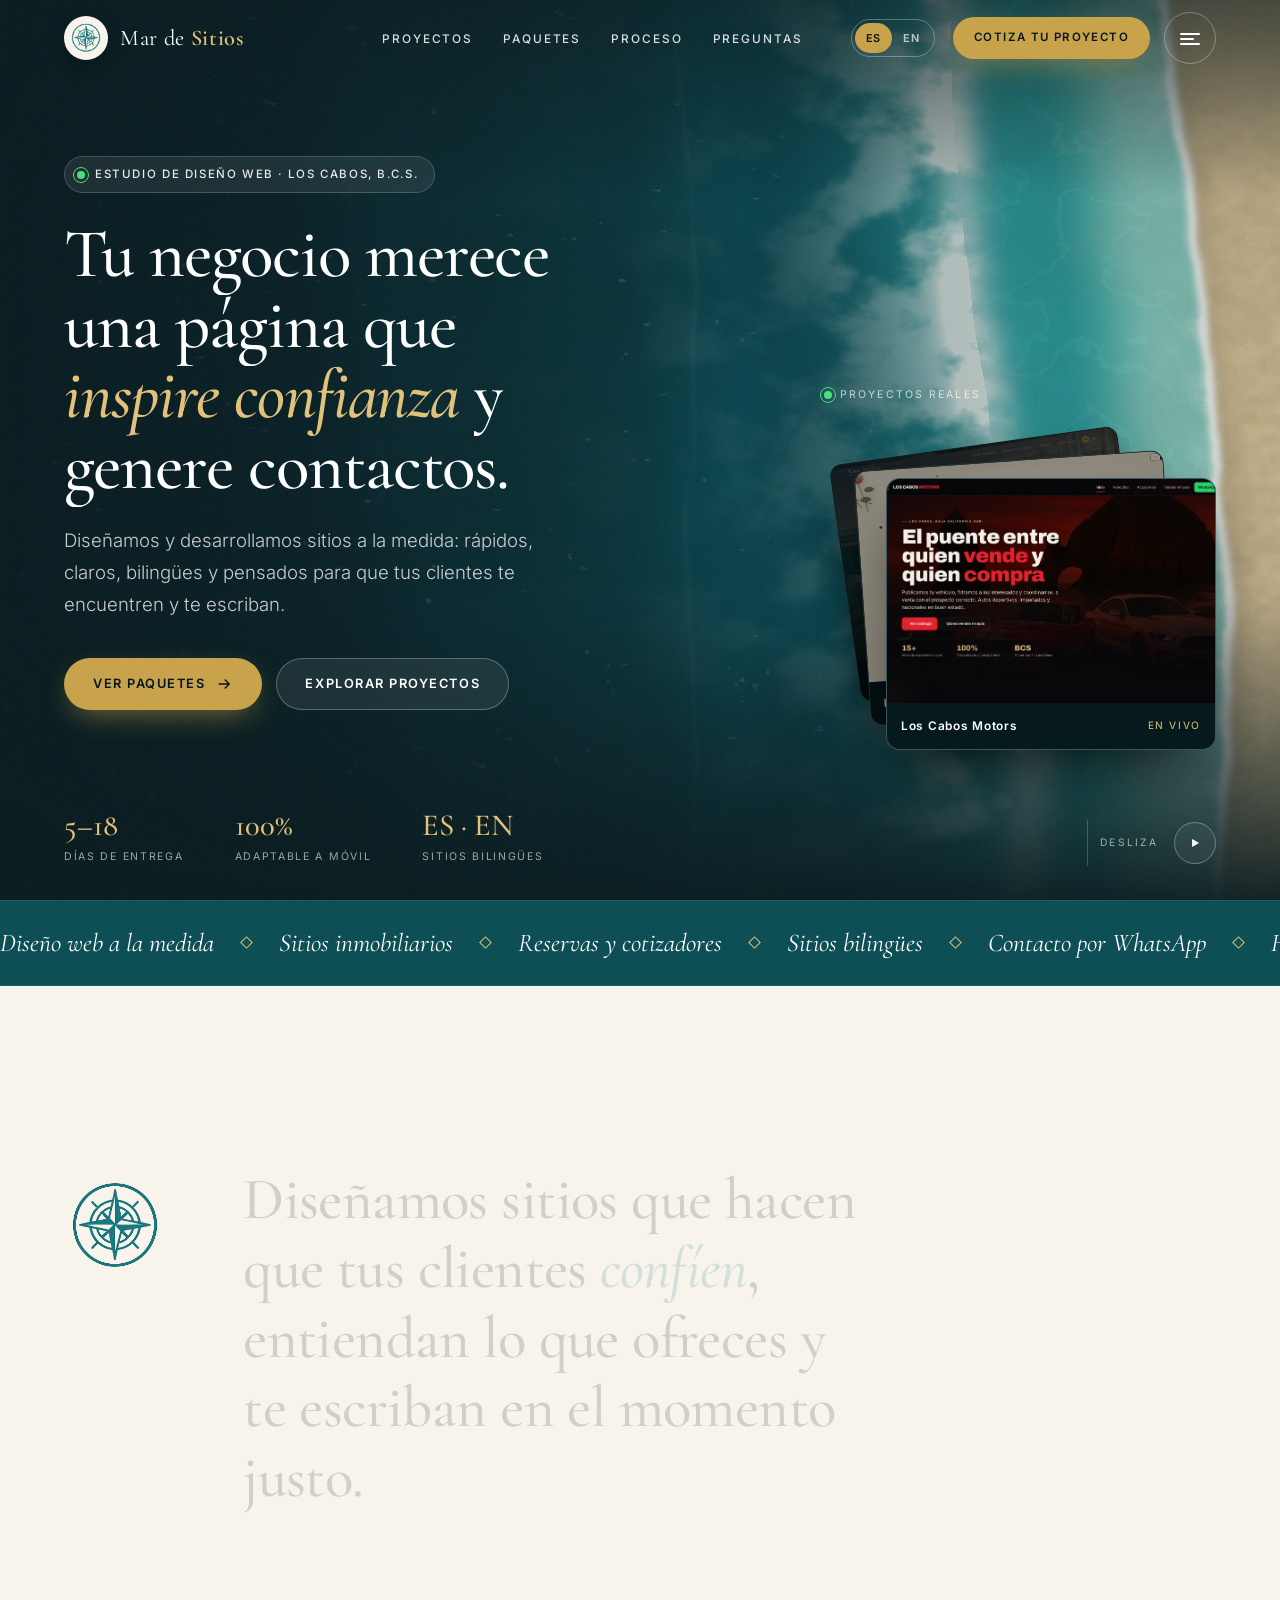
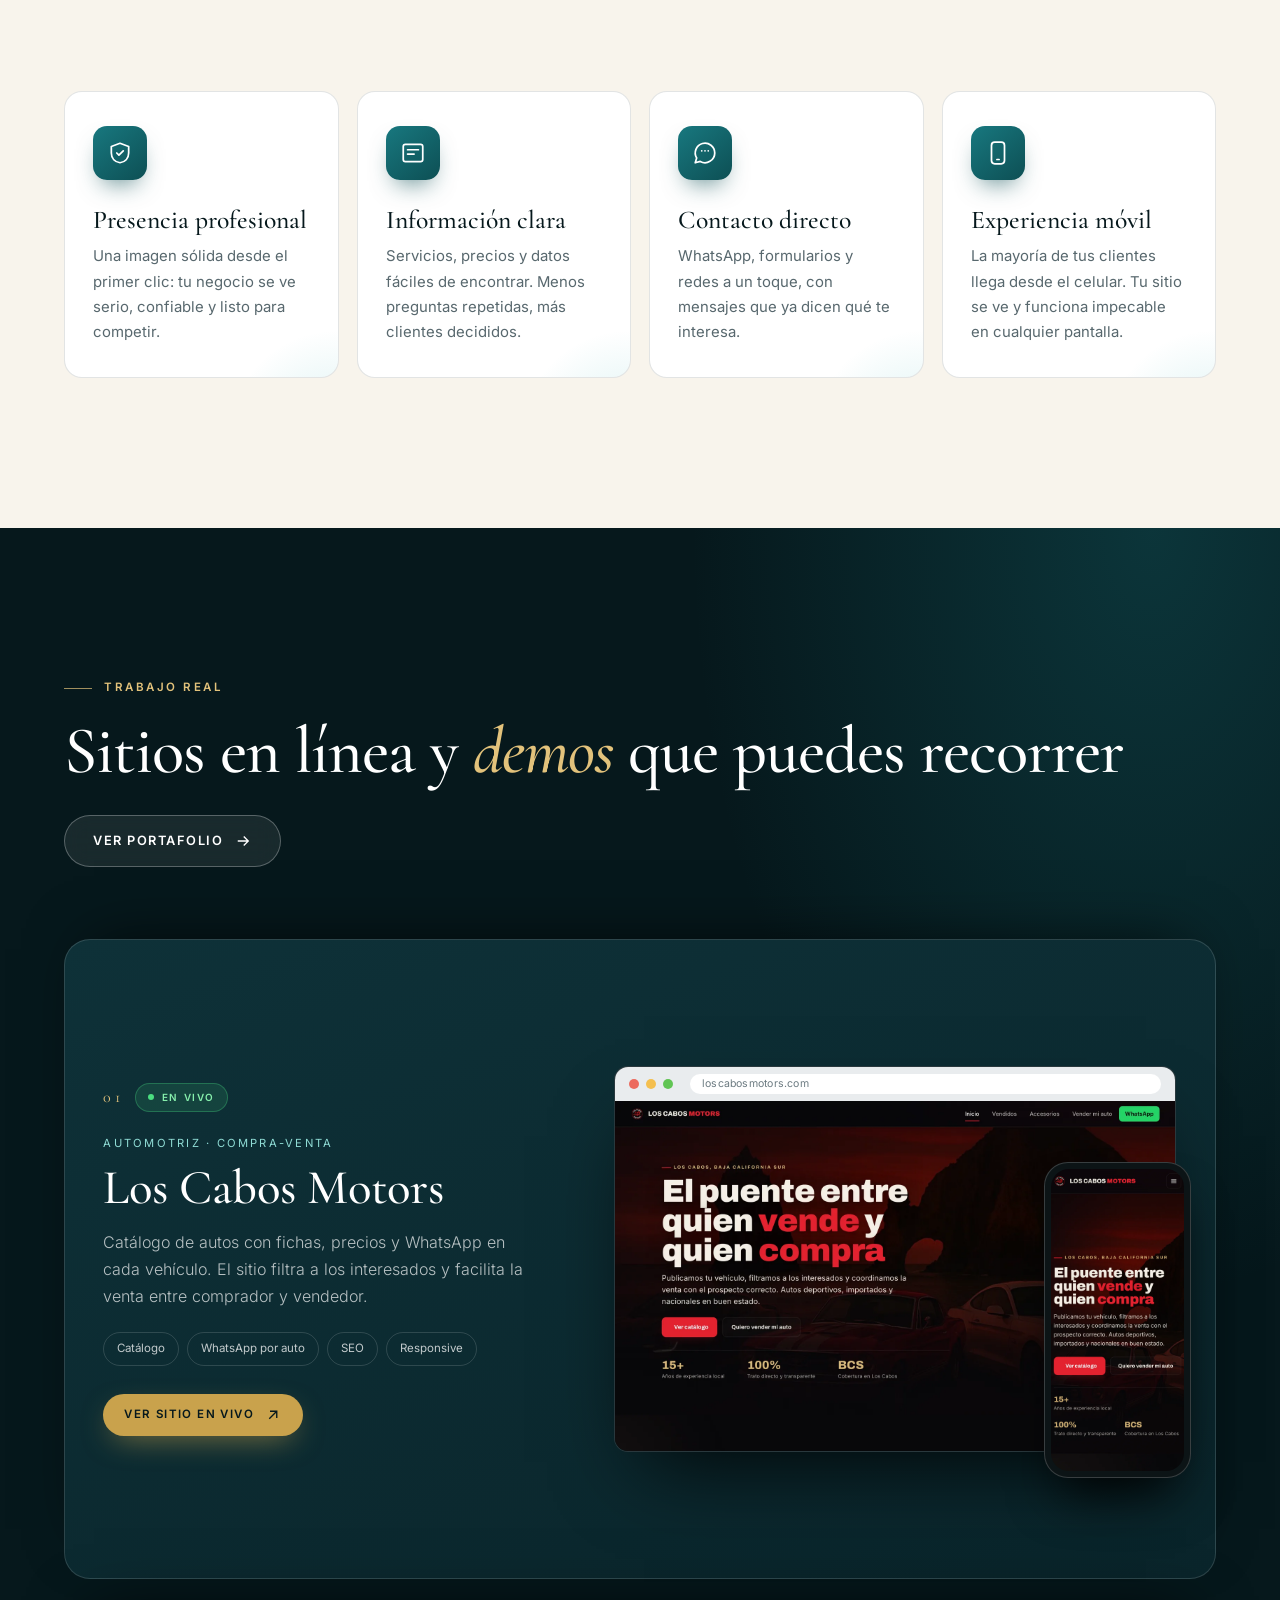
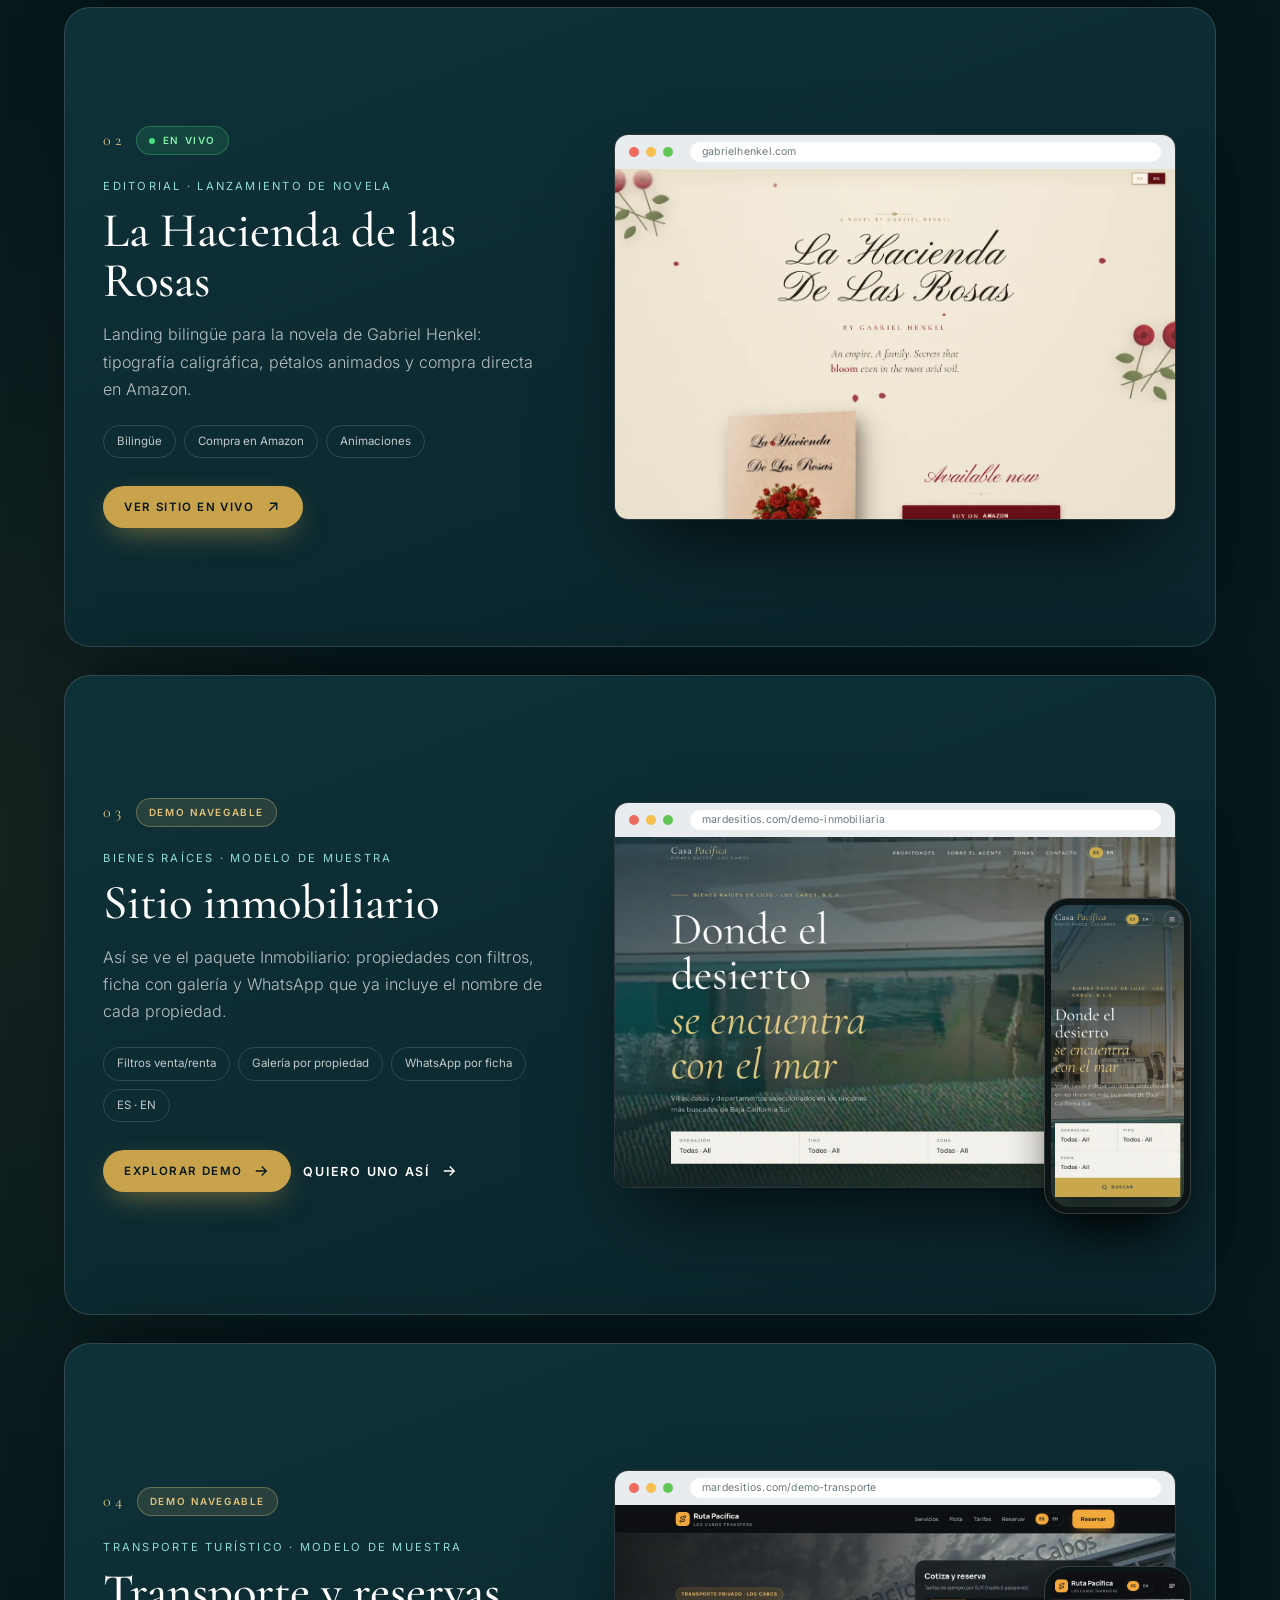
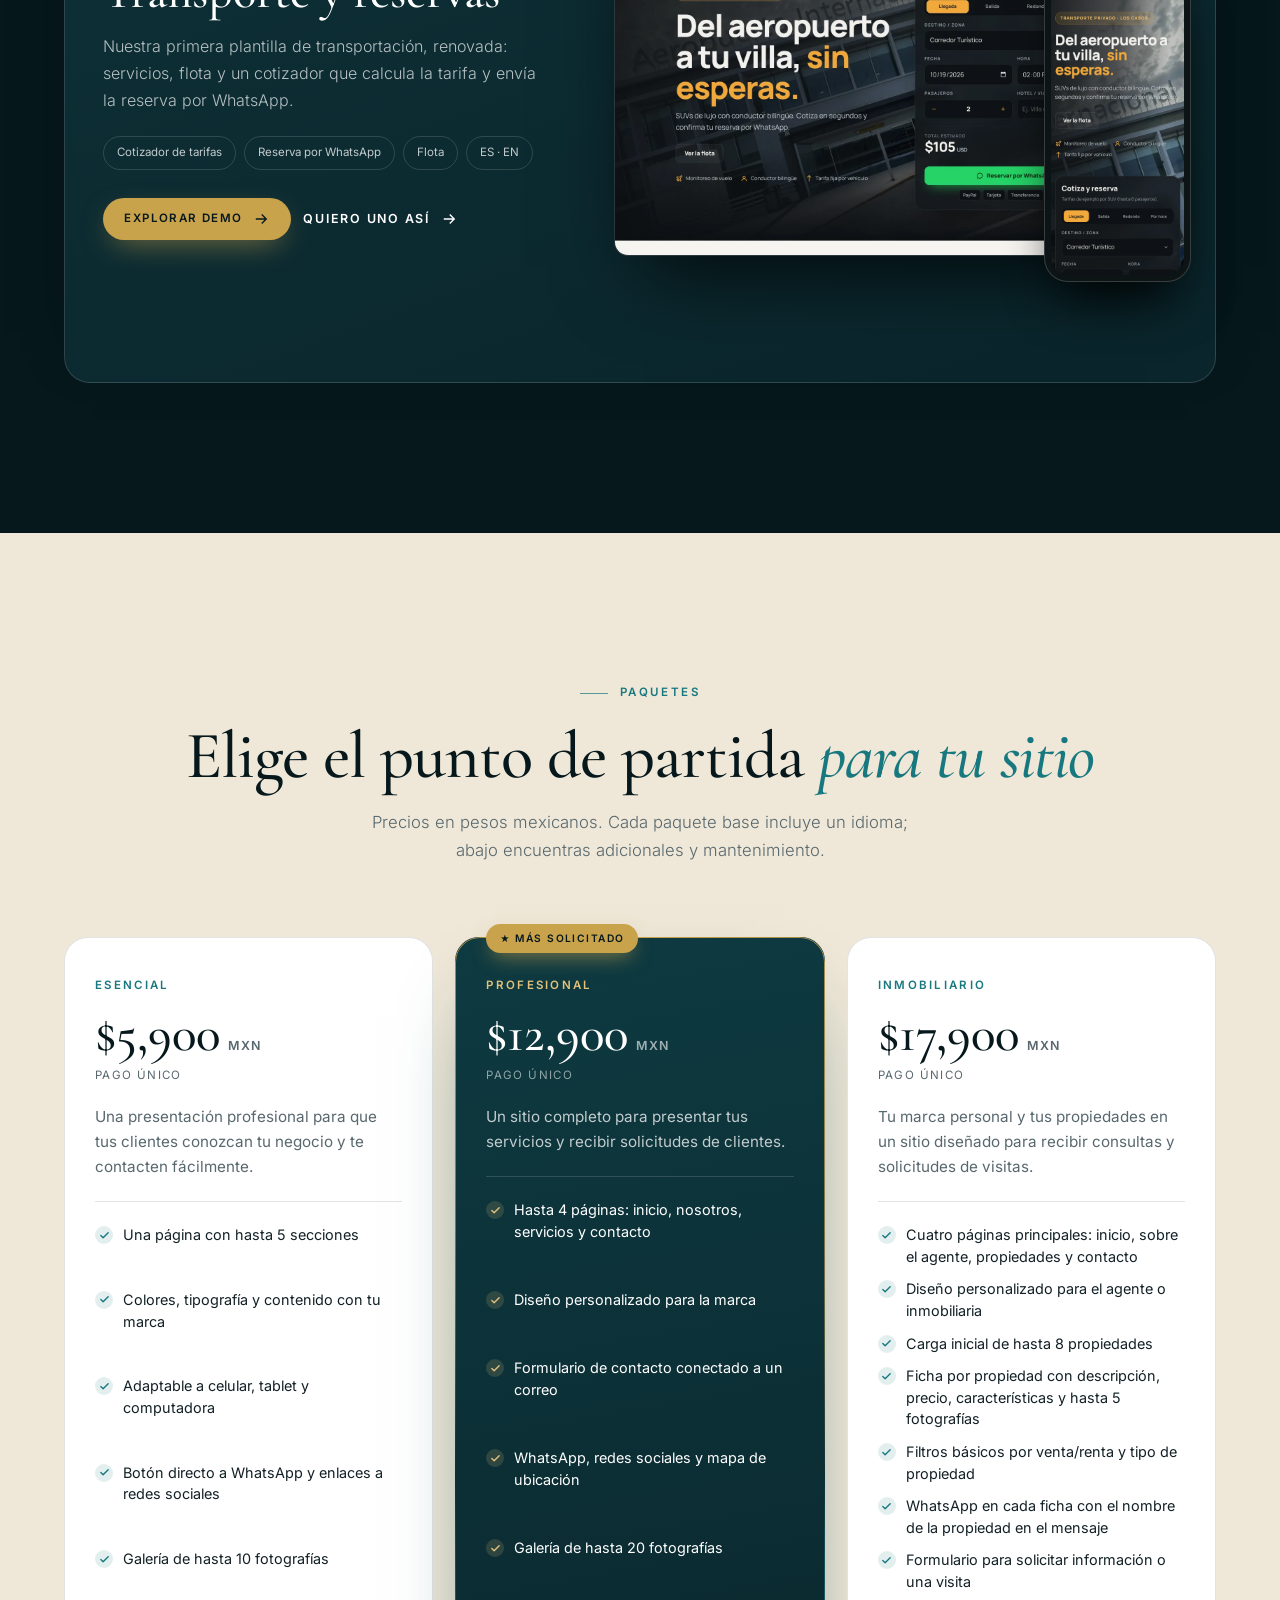
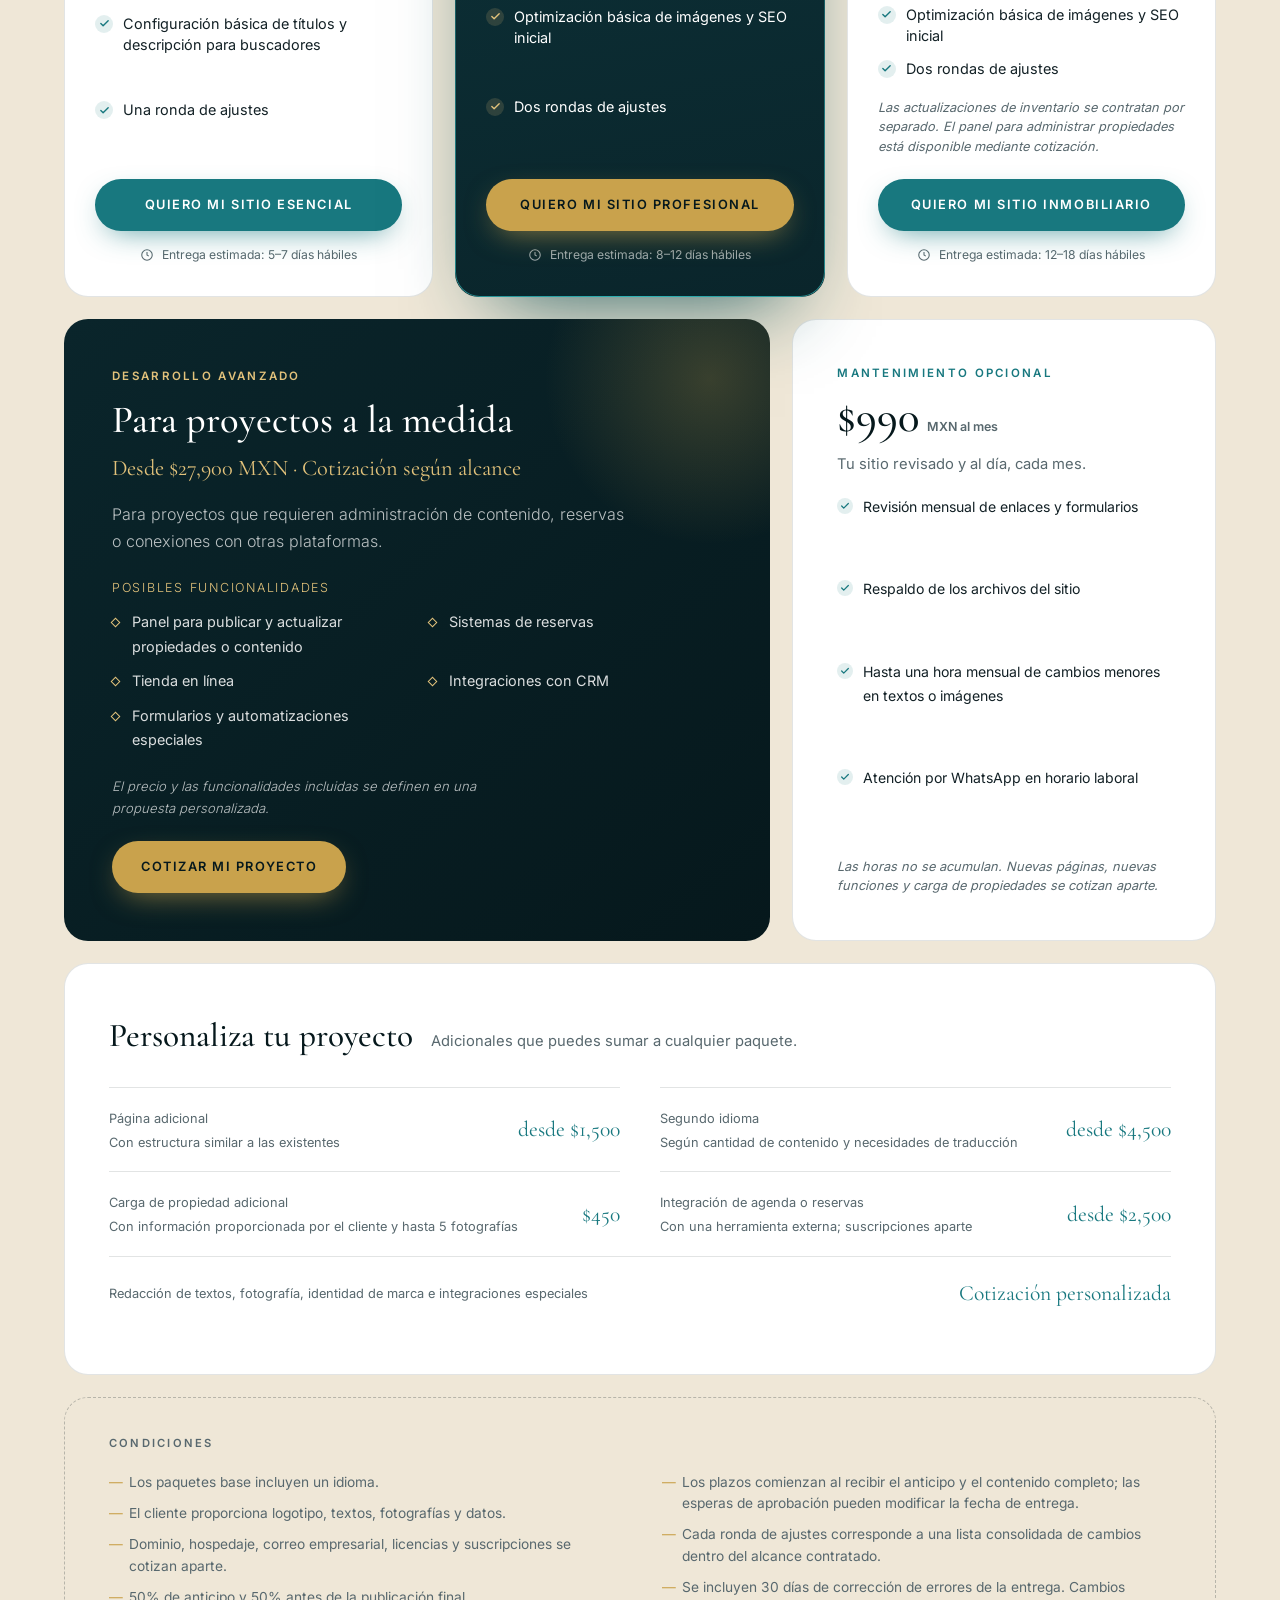
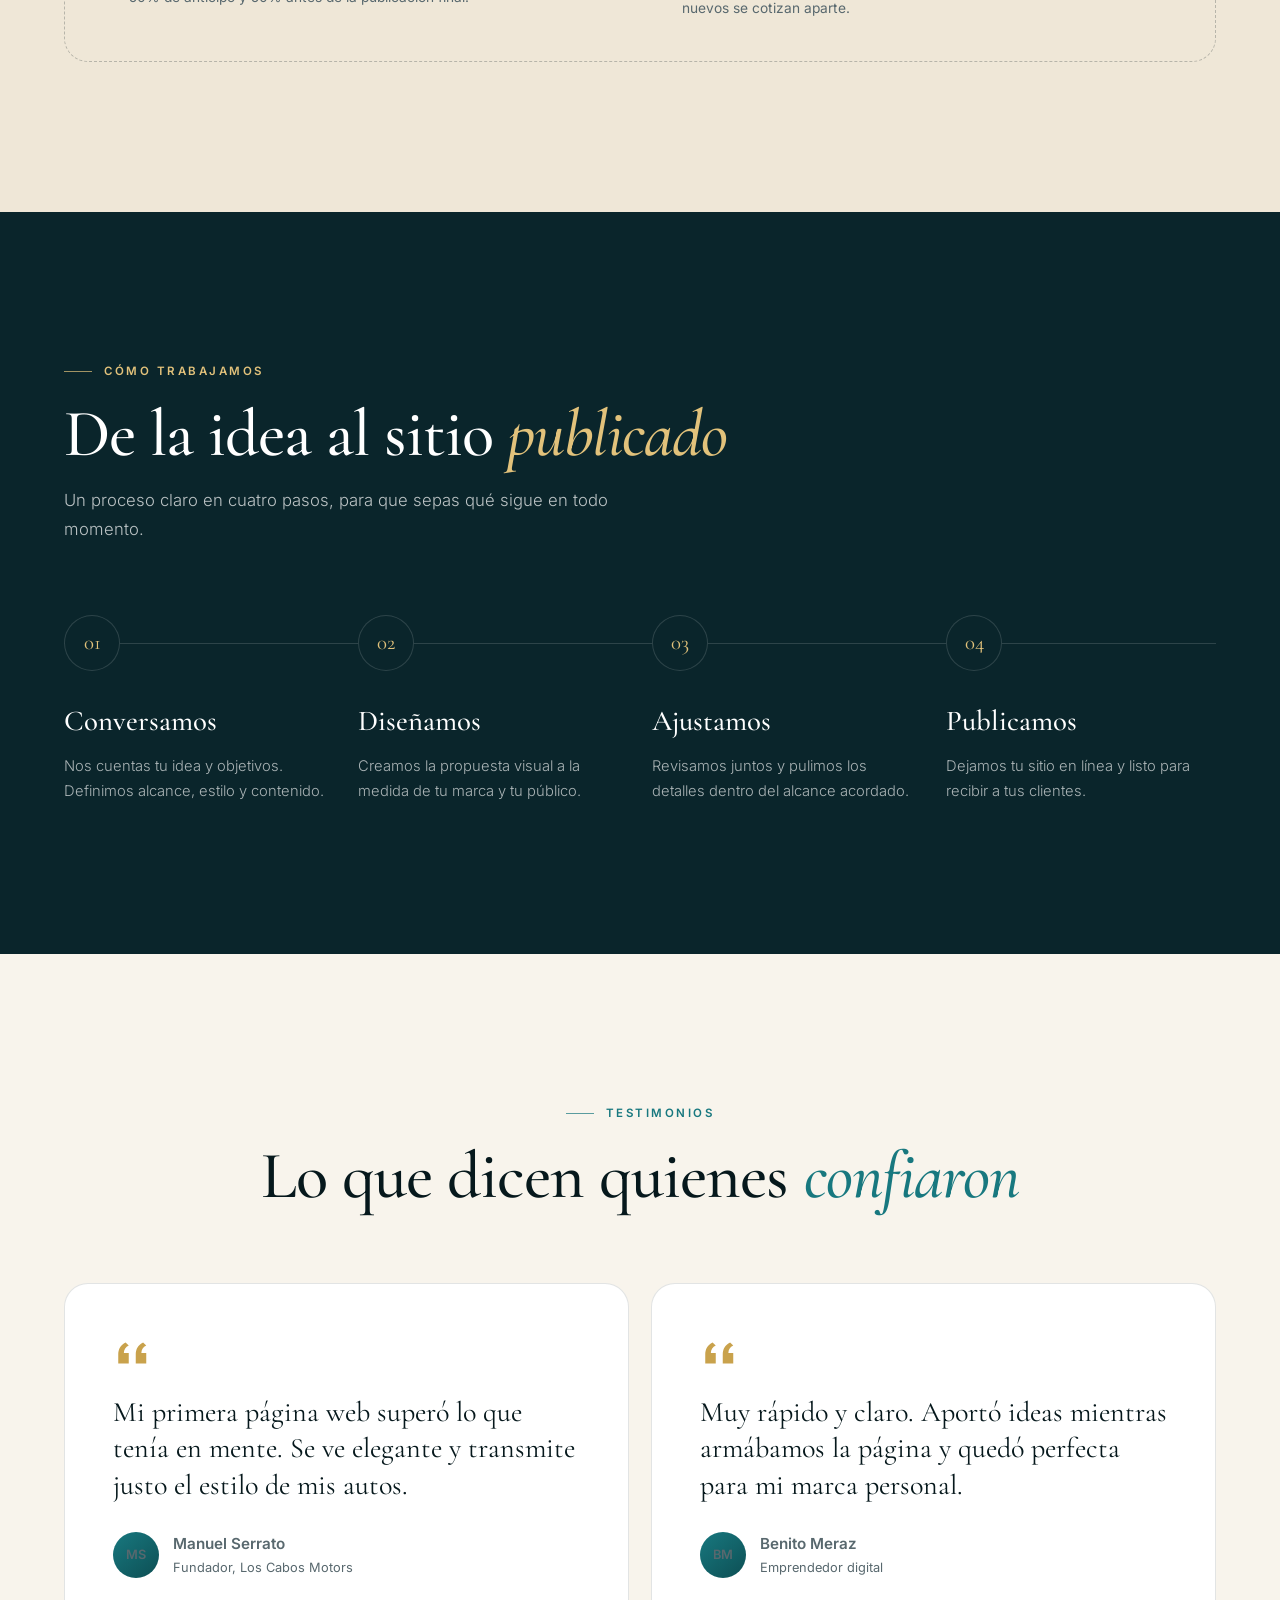
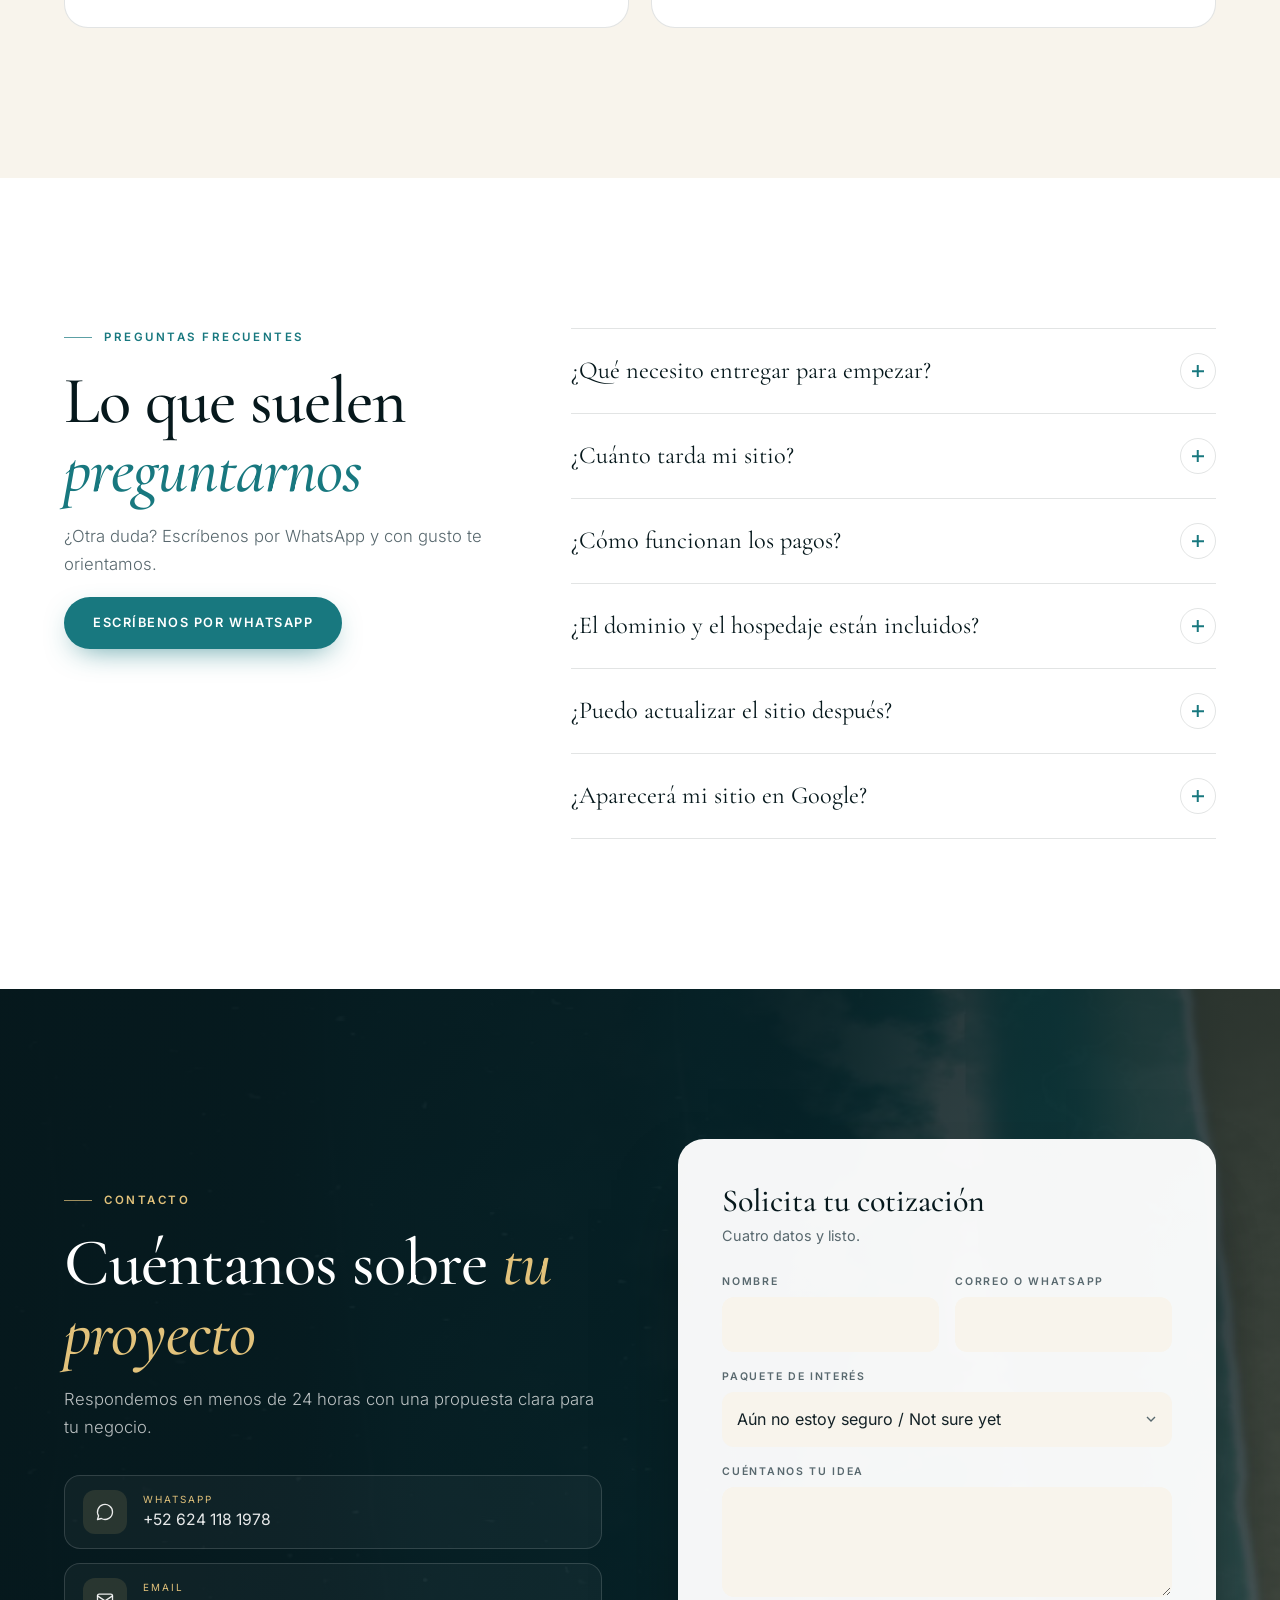
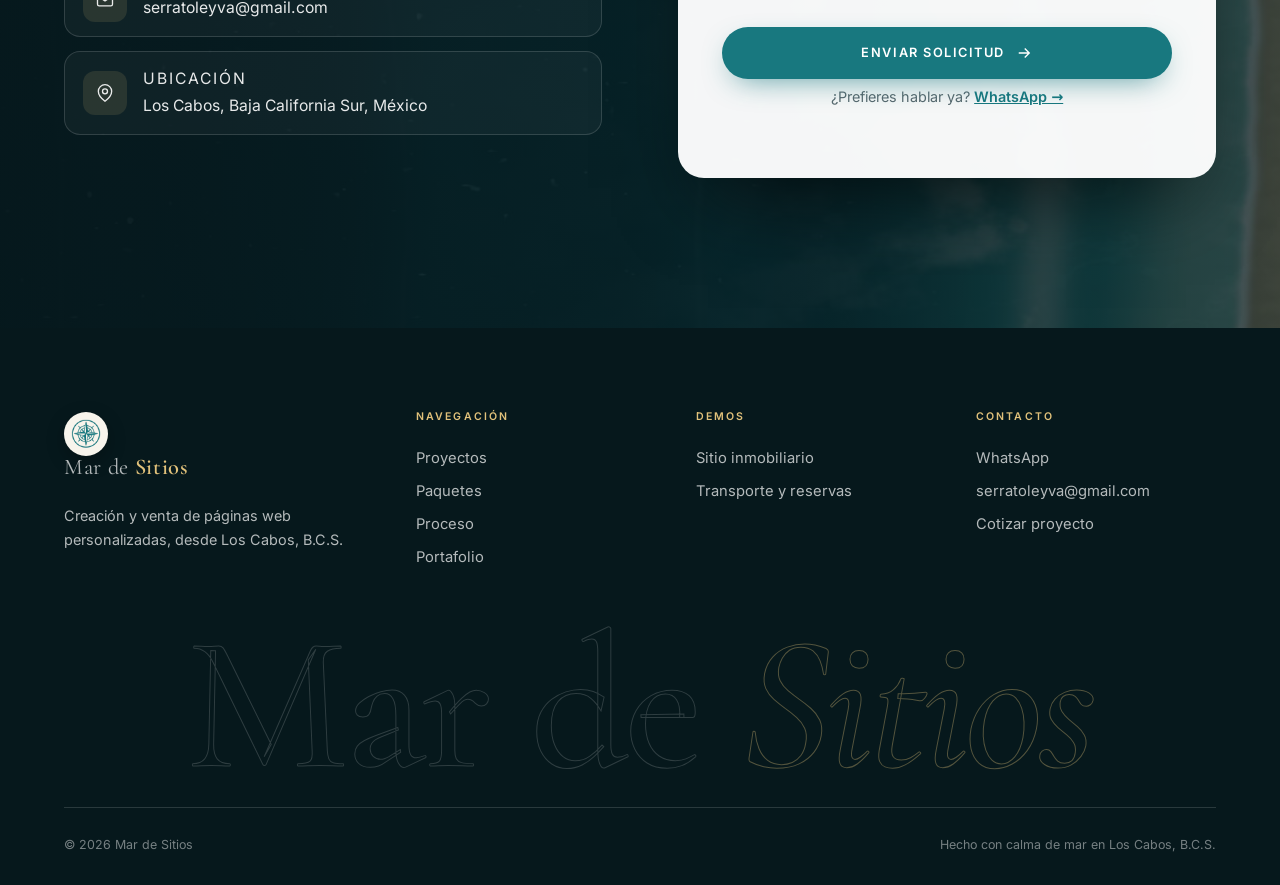
<file: index.html>
<!DOCTYPE html>
<html lang="es" class="no-js" data-title-es="Mar de Sitios · Diseño y desarrollo web en Los Cabos" data-title-en="Mar de Sitios · Web design & development in Los Cabos">
<head>
  <meta charset="UTF-8" />
  <meta name="viewport" content="width=device-width, initial-scale=1, viewport-fit=cover" />
  <title>Mar de Sitios · Diseño y desarrollo web en Los Cabos</title>
  <meta name="description" content="Estudio de diseño y desarrollo web en Los Cabos, B.C.S. Sitios profesionales, rápidos y bilingües que inspiran confianza y generan contactos." />
  <meta name="theme-color" content="#06181c" />
  <link rel="canonical" href="https://mardesitios.com/" />
  <meta property="og:type" content="website" />
  <meta property="og:title" content="Mar de Sitios · Diseño web en Los Cabos" />
  <meta property="og:description" content="Sitios que inspiran confianza y generan contactos. Paquetes desde $5,900 MXN." />
  <meta property="og:url" content="https://mardesitios.com/" />
  <meta property="og:image" content="https://mardesitios.com/assets/img/og.jpg" />
  <meta name="twitter:card" content="summary_large_image" />
  <link rel="icon" type="image/svg+xml" href="Images/favicon.svg" />
  <link rel="icon" type="image/png" sizes="32x32" href="Images/favicon-32.png" />
  <link rel="icon" type="image/png" sizes="16x16" href="Images/favicon-16.png" />
  <link rel="apple-touch-icon" sizes="180x180" href="Images/favicon-180.png" />
  <link rel="icon" href="favicon.ico" sizes="any" />
  <link rel="preload" href="assets/fonts/cormorant-garamond-latin-500-normal.woff2" as="font" type="font/woff2" crossorigin />
  <link rel="preload" href="assets/fonts/inter-latin-400-normal.woff2" as="font" type="font/woff2" crossorigin />
  <link rel="preload" href="assets/video/olas-poster.jpg" as="image" media="(min-aspect-ratio: 9/10)" />
  <link rel="preload" href="assets/video/olas-poster-movil.jpg" as="image" media="(max-aspect-ratio: 9/10)" />
  <link rel="stylesheet" href="assets/css/site.css" />
  <script type="application/ld+json">
  {"@context":"https://schema.org","@type":"ProfessionalService","name":"Mar de Sitios","url":"https://mardesitios.com/","telephone":"+52 624 118 1978","email":"serratoleyva@gmail.com","areaServed":"Los Cabos, Baja California Sur, México","address":{"@type":"PostalAddress","addressLocality":"Los Cabos","addressRegion":"B.C.S.","addressCountry":"MX"},"priceRange":"$5,900 – $27,900 MXN"}
  </script>
</head>
<body>
  <a class="skip" href="#main"><span lang="es">Saltar al contenido</span><span lang="en">Skip to content</span></a>
  <div class="progress" aria-hidden="true"></div>

  <div class="loader" aria-hidden="true">
    <div class="loader-mark">
      <img src="Images/compass-mark.png" alt="" width="72" height="72" />
      <span>Mar de <b>Sitios</b></span>
    </div>
  </div>

  <!-- ══════════ NAVEGACIÓN ══════════ -->
  <header class="nav" id="top">
    <div class="wrap">
      <a class="brand" href="index.html" aria-label="Mar de Sitios — inicio">
        <span class="brand-plate"><img src="Images/compass-mark.png" alt="" width="34" height="34" /></span>
        <span class="brand-name">Mar de <b>Sitios</b></span>
      </a>
      <ul class="nav-links">
        <li><a href="#proyectos"><span lang="es">Proyectos</span><span lang="en">Work</span></a></li>
        <li><a href="#paquetes"><span lang="es">Paquetes</span><span lang="en">Pricing</span></a></li>
        <li><a href="#proceso"><span lang="es">Proceso</span><span lang="en">Process</span></a></li>
        <li><a href="#faq"><span lang="es">Preguntas</span><span lang="en">FAQ</span></a></li>
      </ul>
      <div class="nav-tools">
        <div class="lang" role="group" aria-label="Idioma / Language">
          <button type="button" data-lang="es" aria-pressed="true">ES</button>
          <button type="button" data-lang="en" aria-pressed="false">EN</button>
        </div>
        <a class="btn btn-gold btn-sm nav-cta" href="#contacto"><span lang="es">Cotiza tu proyecto</span><span lang="en">Get a quote</span></a>
        <button class="burger" type="button" aria-label="Menú" aria-expanded="false" aria-controls="menu"><span></span><span></span><span></span></button>
      </div>
    </div>
  </header>

  <!-- ══════════ MENÚ ══════════ -->
  <div class="menu" id="menu" aria-hidden="true">
    <div class="menu-bg"></div>
    <div class="menu-inner">
      <ol class="menu-list">
        <li><a href="#inicio" data-preview="0"><small>01</small><span class="t"><span lang="es">Inicio</span><span lang="en">Home</span></span></a></li>
        <li><a href="#proyectos" data-preview="1"><small>02</small><span class="t"><span lang="es">Proyectos</span><span lang="en">Work</span></span></a></li>
        <li><a href="#paquetes" data-preview="2"><small>03</small><span class="t"><span lang="es">Paquetes</span><span lang="en">Pricing</span></span></a></li>
        <li><a href="#proceso" data-preview="3"><small>04</small><span class="t"><span lang="es">Proceso</span><span lang="en">Process</span></span></a></li>
        <li><a href="portafolio.html" data-preview="4"><small>05</small><span class="t"><span lang="es">Portafolio</span><span lang="en">Portfolio</span></span></a></li>
        <li><a href="#contacto" data-preview="5"><small>06</small><span class="t"><span lang="es">Contacto</span><span lang="en">Contact</span></span></a></li>
      </ol>
      <aside class="menu-side">
        <div class="menu-preview" aria-hidden="true">
          <img class="on" src="assets/video/olas-poster.jpg" alt="" loading="lazy" />
          <img src="assets/img/proyectos/loscabosmotors.webp" alt="" loading="lazy" />
          <img src="assets/img/proyectos/demo-inmobiliaria.webp" alt="" loading="lazy" />
          <img src="assets/img/proyectos/hacienda.webp" alt="" loading="lazy" />
          <img src="assets/img/proyectos/demo-transporte.webp" alt="" loading="lazy" />
          <img src="assets/video/olas-poster.jpg" alt="" loading="lazy" />
        </div>
        <div class="menu-block menu-demos">
          <h4><span lang="es">Demos en vivo</span><span lang="en">Live demos</span></h4>
          <a href="demo-inmobiliaria/"><span><span lang="es">Sitio inmobiliario</span><span lang="en">Real estate site</span></span><svg viewBox="0 0 24 24" fill="none" stroke="currentColor" stroke-width="1.6"><path d="M7 17 17 7M8 7h9v9"/></svg></a>
          <a href="demo-transporte/"><span><span lang="es">Transporte y reservas</span><span lang="en">Transport & bookings</span></span><svg viewBox="0 0 24 24" fill="none" stroke="currentColor" stroke-width="1.6"><path d="M7 17 17 7M8 7h9v9"/></svg></a>
        </div>
        <div class="menu-block">
          <h4><span lang="es">Hablemos</span><span lang="en">Let's talk</span></h4>
          <a href="https://wa.me/526241181978?text=Hola%20Mar%20de%20Sitios%2C%20quiero%20cotizar%20un%20sitio%20web">WhatsApp · +52 624 118 1978</a>
          <a href="mailto:serratoleyva@gmail.com">serratoleyva@gmail.com</a>
        </div>
      </aside>
    </div>
  </div>

  <main id="main">
    <!-- ══════════ HERO ══════════ -->
    <section class="hero" id="inicio" style="background-image:url(assets/video/olas-poster.jpg)">
      <div class="hero-media" aria-hidden="true">
        <picture>
          <source media="(max-aspect-ratio: 9/10)" srcset="assets/video/olas-poster-movil.jpg" />
          <img class="poster" src="assets/video/olas-poster.jpg" alt="" />
        </picture>
        <video muted loop playsinline preload="none" data-src="assets/video/olas.mp4" data-src-mobile="assets/video/olas-movil.mp4"></video>
      </div>
      <div class="hero-shade"></div>
      <div class="grain" aria-hidden="true"></div>

      <div class="wrap">
        <span class="hero-pill fade"><span class="dot"></span><span lang="es">Estudio de diseño web · Los Cabos, B.C.S.</span><span lang="en">Web design studio · Los Cabos, B.C.S.</span></span>
        <h1 class="h-display" lang="es" data-split>Tu negocio merece una página que <em>inspire confianza</em> y genere contactos.</h1>
        <h1 class="h-display" lang="en" data-split>Your business deserves a website that <em>earns trust</em> and brings in clients.</h1>
        <p class="hero-sub fade d1">
          <span lang="es">Diseñamos y desarrollamos sitios a la medida: rápidos, claros, bilingües y pensados para que tus clientes te encuentren y te escriban.</span>
          <span lang="en">We design and build custom websites: fast, clear, bilingual and made so your clients find you and reach out.</span>
        </p>
        <div class="hero-actions fade d2">
          <a class="btn btn-gold" href="#paquetes"><span lang="es">Ver paquetes</span><span lang="en">See packages</span><svg viewBox="0 0 24 24" fill="none" stroke="currentColor" stroke-width="1.8"><path d="M5 12h14M13 6l6 6-6 6"/></svg></a>
          <a class="btn btn-glass" href="#proyectos"><span lang="es">Explorar proyectos</span><span lang="en">Explore our work</span></a>
        </div>
      </div>

      <div class="hero-cards fade d3" aria-label="Proyectos en vivo">
        <span class="hero-cards-label"><span class="dot"></span><span lang="es">Proyectos reales</span><span lang="en">Real projects</span></span>
        <figure class="hero-card" data-pos="0"><img src="assets/img/proyectos/loscabosmotors.webp" alt="Los Cabos Motors" width="800" height="500" /><figcaption><b>Los Cabos Motors</b><span lang="es">En vivo</span><span lang="en">Live</span></figcaption></figure>
        <figure class="hero-card" data-pos="1"><img src="assets/img/proyectos/hacienda.webp" alt="La Hacienda de las Rosas" width="800" height="500" /><figcaption><b>La Hacienda de las Rosas</b><span lang="es">En vivo</span><span lang="en">Live</span></figcaption></figure>
        <figure class="hero-card" data-pos="2"><img src="assets/img/proyectos/demo-inmobiliaria.webp" alt="Demo inmobiliario" width="800" height="500" /><figcaption><b><span lang="es">Demo inmobiliario</span><span lang="en">Real estate demo</span></b><span>Demo</span></figcaption></figure>
      </div>

      <div class="hero-foot">
        <div class="wrap">
          <div class="facts fade d4">
            <div class="fact"><b>5–18</b><span lang="es">Días de entrega</span><span lang="en">Days to launch</span></div>
            <div class="fact"><b>100%</b><span lang="es">Adaptable a móvil</span><span lang="en">Mobile-ready</span></div>
            <div class="fact"><b>ES · EN</b><span lang="es">Sitios bilingües</span><span lang="en">Bilingual sites</span></div>
          </div>
          <div class="hero-ctrl fade d4">
            <a class="scroll-cue" href="#proyectos"><i></i><span lang="es">Desliza</span><span lang="en">Scroll</span></a>
            <button class="vid-toggle" type="button" aria-label="Pausar video" data-pause="Pausar video" data-play="Reproducir video">
              <svg class="i-pause" viewBox="0 0 24 24" fill="currentColor"><rect x="6" y="5" width="4" height="14" rx="1"/><rect x="14" y="5" width="4" height="14" rx="1"/></svg>
              <svg class="i-play" viewBox="0 0 24 24" fill="currentColor"><path d="M7 5v14l12-7z"/></svg>
            </button>
          </div>
        </div>
      </div>
    </section>

    <!-- ══════════ MARQUESINA ══════════ -->
    <div class="marquee" aria-hidden="true">
      <div class="marquee-track">
        <ul>
          <li><span lang="es">Diseño web a la medida</span><span lang="en">Custom web design</span></li>
          <li><span lang="es">Sitios inmobiliarios</span><span lang="en">Real estate sites</span></li>
          <li><span lang="es">Reservas y cotizadores</span><span lang="en">Bookings & quote tools</span></li>
          <li><span lang="es">Sitios bilingües</span><span lang="en">Bilingual websites</span></li>
          <li><span lang="es">Contacto por WhatsApp</span><span lang="en">WhatsApp contact</span></li>
          <li><span lang="es">Hecho en Los Cabos</span><span lang="en">Made in Los Cabos</span></li>
        </ul>
        <ul>
          <li><span lang="es">Diseño web a la medida</span><span lang="en">Custom web design</span></li>
          <li><span lang="es">Sitios inmobiliarios</span><span lang="en">Real estate sites</span></li>
          <li><span lang="es">Reservas y cotizadores</span><span lang="en">Bookings & quote tools</span></li>
          <li><span lang="es">Sitios bilingües</span><span lang="en">Bilingual websites</span></li>
          <li><span lang="es">Contacto por WhatsApp</span><span lang="en">WhatsApp contact</span></li>
          <li><span lang="es">Hecho en Los Cabos</span><span lang="en">Made in Los Cabos</span></li>
        </ul>
      </div>
    </div>

    <!-- ══════════ DECLARACIÓN ══════════ -->
    <section class="statement">
      <div class="wrap statement-row">
        <img class="compass-spin rv" src="Images/compass-mark.png" alt="" width="110" height="110" loading="lazy" />
        <div data-scrub>
          <p lang="es">Diseñamos sitios que hacen que tus clientes <em>confíen</em>, entiendan lo que ofreces y te escriban en el momento justo.</p>
          <p lang="en">We design websites that make your clients <em>trust</em> you, understand what you offer and reach out at the right moment.</p>
        </div>
      </div>
    </section>

    <!-- ══════════ BENEFICIOS ══════════ -->
    <section class="benefits" aria-labelledby="b-title">
      <div class="wrap">
        <h2 id="b-title" class="sr-only">Beneficios</h2>
        <div class="benefit-grid">
          <article class="benefit rv">
            <div class="b-icon"><svg viewBox="0 0 24 24"><path d="M12 3 4 6v6c0 5 3.4 8.3 8 9 4.6-.7 8-4 8-9V6z"/><path d="m9 12 2 2 4-4"/></svg></div>
            <h3><span lang="es">Presencia profesional</span><span lang="en">Professional presence</span></h3>
            <p><span lang="es">Una imagen sólida desde el primer clic: tu negocio se ve serio, confiable y listo para competir.</span><span lang="en">A solid image from the first click: your business looks credible and ready to compete.</span></p>
          </article>
          <article class="benefit rv d1">
            <div class="b-icon"><svg viewBox="0 0 24 24"><rect x="3" y="4" width="18" height="16" rx="2"/><path d="M7 9h10M7 13h6"/></svg></div>
            <h3><span lang="es">Información clara</span><span lang="en">Clear information</span></h3>
            <p><span lang="es">Servicios, precios y datos fáciles de encontrar. Menos preguntas repetidas, más clientes decididos.</span><span lang="en">Services, prices and details that are easy to find. Fewer repeat questions, more decided clients.</span></p>
          </article>
          <article class="benefit rv d2">
            <div class="b-icon"><svg viewBox="0 0 24 24"><path d="M21 12a9 9 0 0 1-13.4 7.8L3 21l1.3-4.4A9 9 0 1 1 21 12z"/><path d="M9 10h.01M12 10h.01M15 10h.01"/></svg></div>
            <h3><span lang="es">Contacto directo</span><span lang="en">Direct contact</span></h3>
            <p><span lang="es">WhatsApp, formularios y redes a un toque, con mensajes que ya dicen qué te interesa.</span><span lang="en">WhatsApp, forms and socials one tap away, with messages that already say what they want.</span></p>
          </article>
          <article class="benefit rv d3">
            <div class="b-icon"><svg viewBox="0 0 24 24"><rect x="6" y="2" width="12" height="20" rx="3"/><path d="M11 18h2"/></svg></div>
            <h3><span lang="es">Experiencia móvil</span><span lang="en">Mobile experience</span></h3>
            <p><span lang="es">La mayoría de tus clientes llega desde el celular. Tu sitio se ve y funciona impecable en cualquier pantalla.</span><span lang="en">Most clients arrive on their phone. Your site looks and works flawlessly on every screen.</span></p>
          </article>
        </div>
      </div>
    </section>

    <!-- ══════════ PROYECTOS ══════════ -->
    <section class="work on-dark" id="proyectos">
      <div class="wrap">
        <div class="section-head work-head">
          <div style="display:grid;gap:18px">
            <span class="eyebrow on-dark rv"><span lang="es">Trabajo real</span><span lang="en">Real work</span></span>
            <h2 class="h2 rv"><span lang="es">Sitios en línea y <em>demos</em> que puedes recorrer</span><span lang="en">Live sites and <em>demos</em> you can explore</span></h2>
          </div>
          <a class="btn btn-glass rv" href="portafolio.html"><span lang="es">Ver portafolio</span><span lang="en">Full portfolio</span><svg viewBox="0 0 24 24" fill="none" stroke="currentColor" stroke-width="1.8"><path d="M5 12h14M13 6l6 6-6 6"/></svg></a>
        </div>

        <div class="stack">
          <!-- 01 Los Cabos Motors -->
          <article class="pcard" data-tilt>
            <div class="pc-info">
              <span class="pc-num">01</span><span class="pc-tag live"><span lang="es">En vivo</span><span lang="en">Live</span></span>
              <div class="pc-sector"><span lang="es">Automotriz · Compra-venta</span><span lang="en">Automotive · Marketplace</span></div>
              <h3>Los Cabos Motors</h3>
              <p><span lang="es">Catálogo de autos con fichas, precios y WhatsApp en cada vehículo. El sitio filtra a los interesados y facilita la venta entre comprador y vendedor.</span><span lang="en">A car catalog with listings, prices and WhatsApp on every vehicle. The site filters prospects and makes the sale easy between buyer and seller.</span></p>
              <div class="chips"><span lang="es">Catálogo</span><span lang="en">Catalog</span><span lang="es">WhatsApp por auto</span><span lang="en">WhatsApp per car</span><span>SEO</span><span>Responsive</span></div>
              <div class="pc-actions">
                <a class="btn btn-gold btn-sm" href="https://loscabosmotors.com" target="_blank" rel="noopener"><span lang="es">Ver sitio en vivo</span><span lang="en">Visit live site</span><svg viewBox="0 0 24 24" fill="none" stroke="currentColor" stroke-width="1.8"><path d="M7 17 17 7M8 7h9v9"/></svg></a>
              </div>
            </div>
            <div class="pc-media">
              <div class="browser"><div class="browser-bar"><i></i><i></i><i></i><span>loscabosmotors.com</span></div><div class="browser-shot"><img src="assets/img/proyectos/loscabosmotors.webp" alt="Página de inicio de Los Cabos Motors" width="1600" height="1000" loading="lazy" /></div></div>
              <div class="phone"><img src="assets/img/proyectos/loscabosmotors-movil.webp" alt="" width="390" height="844" loading="lazy" /></div>
            </div>
          </article>

          <!-- 02 Hacienda -->
          <article class="pcard" data-tilt>
            <div class="pc-info">
              <span class="pc-num">02</span><span class="pc-tag live"><span lang="es">En vivo</span><span lang="en">Live</span></span>
              <div class="pc-sector"><span lang="es">Editorial · Lanzamiento de novela</span><span lang="en">Publishing · Book launch</span></div>
              <h3>La Hacienda de las Rosas</h3>
              <p><span lang="es">Landing bilingüe para la novela de Gabriel Henkel: tipografía caligráfica, pétalos animados y compra directa en Amazon.</span><span lang="en">A bilingual landing page for Gabriel Henkel's novel: calligraphic type, animated petals and direct purchase on Amazon.</span></p>
              <div class="chips"><span lang="es">Bilingüe</span><span lang="en">Bilingual</span><span lang="es">Compra en Amazon</span><span lang="en">Buy on Amazon</span><span lang="es">Animaciones</span><span lang="en">Animations</span></div>
              <div class="pc-actions">
                <a class="btn btn-gold btn-sm" href="https://gabrielhenkel.com/" target="_blank" rel="noopener"><span lang="es">Ver sitio en vivo</span><span lang="en">Visit live site</span><svg viewBox="0 0 24 24" fill="none" stroke="currentColor" stroke-width="1.8"><path d="M7 17 17 7M8 7h9v9"/></svg></a>
              </div>
            </div>
            <div class="pc-media">
              <div class="browser"><div class="browser-bar"><i></i><i></i><i></i><span>gabrielhenkel.com</span></div><div class="browser-shot"><img src="assets/img/proyectos/hacienda.webp" alt="Página de La Hacienda de las Rosas" width="1600" height="1000" loading="lazy" /></div></div>
            </div>
          </article>

          <!-- 03 Demo inmobiliario -->
          <article class="pcard" data-tilt>
            <div class="pc-info">
              <span class="pc-num">03</span><span class="pc-tag demo"><span lang="es">Demo navegable</span><span lang="en">Interactive demo</span></span>
              <div class="pc-sector"><span lang="es">Bienes raíces · Modelo de muestra</span><span lang="en">Real estate · Sample model</span></div>
              <h3><span lang="es">Sitio inmobiliario</span><span lang="en">Real estate site</span></h3>
              <p><span lang="es">Así se ve el paquete Inmobiliario: propiedades con filtros, ficha con galería y WhatsApp que ya incluye el nombre de cada propiedad.</span><span lang="en">This is what the Real Estate package looks like: filtered listings, a detail page with gallery and WhatsApp that already includes each property's name.</span></p>
              <div class="chips"><span lang="es">Filtros venta/renta</span><span lang="en">Sale/rent filters</span><span lang="es">Galería por propiedad</span><span lang="en">Listing gallery</span><span lang="es">WhatsApp por ficha</span><span lang="en">WhatsApp per listing</span><span>ES · EN</span></div>
              <div class="pc-actions">
                <a class="btn btn-gold btn-sm" href="demo-inmobiliaria/"><span lang="es">Explorar demo</span><span lang="en">Explore demo</span><svg viewBox="0 0 24 24" fill="none" stroke="currentColor" stroke-width="1.8"><path d="M5 12h14M13 6l6 6-6 6"/></svg></a>
                <a class="link-arrow" href="https://wa.me/526241181978?text=Hola%2C%20vi%20el%20demo%20inmobiliario%20de%20Mar%20de%20Sitios%20y%20quiero%20un%20sitio%20as%C3%AD"><span lang="es">Quiero uno así</span><span lang="en">I want one</span><svg viewBox="0 0 24 24" fill="none" stroke="currentColor" stroke-width="1.8"><path d="M5 12h14M13 6l6 6-6 6"/></svg></a>
              </div>
            </div>
            <div class="pc-media">
              <div class="browser"><div class="browser-bar"><i></i><i></i><i></i><span>mardesitios.com/demo-inmobiliaria</span></div><div class="browser-shot"><img src="assets/img/proyectos/demo-inmobiliaria.webp" alt="Demo de sitio inmobiliario" width="1600" height="1000" loading="lazy" /></div></div>
              <div class="phone"><img src="assets/img/proyectos/demo-inmobiliaria-movil.webp" alt="" width="390" height="844" loading="lazy" /></div>
            </div>
          </article>

          <!-- 04 Demo transporte -->
          <article class="pcard" data-tilt>
            <div class="pc-info">
              <span class="pc-num">04</span><span class="pc-tag demo"><span lang="es">Demo navegable</span><span lang="en">Interactive demo</span></span>
              <div class="pc-sector"><span lang="es">Transporte turístico · Modelo de muestra</span><span lang="en">Tourist transport · Sample model</span></div>
              <h3><span lang="es">Transporte y reservas</span><span lang="en">Transport & bookings</span></h3>
              <p><span lang="es">Nuestra primera plantilla de transportación, renovada: servicios, flota y un cotizador que calcula la tarifa y envía la reserva por WhatsApp.</span><span lang="en">Our first transportation template, reimagined: services, fleet and a quote tool that calculates the fare and sends the booking by WhatsApp.</span></p>
              <div class="chips"><span lang="es">Cotizador de tarifas</span><span lang="en">Fare calculator</span><span lang="es">Reserva por WhatsApp</span><span lang="en">WhatsApp booking</span><span lang="es">Flota</span><span lang="en">Fleet</span><span>ES · EN</span></div>
              <div class="pc-actions">
                <a class="btn btn-gold btn-sm" href="demo-transporte/"><span lang="es">Explorar demo</span><span lang="en">Explore demo</span><svg viewBox="0 0 24 24" fill="none" stroke="currentColor" stroke-width="1.8"><path d="M5 12h14M13 6l6 6-6 6"/></svg></a>
                <a class="link-arrow" href="https://wa.me/526241181978?text=Hola%2C%20vi%20el%20demo%20de%20transporte%20de%20Mar%20de%20Sitios%20y%20quiero%20un%20sitio%20as%C3%AD"><span lang="es">Quiero uno así</span><span lang="en">I want one</span><svg viewBox="0 0 24 24" fill="none" stroke="currentColor" stroke-width="1.8"><path d="M5 12h14M13 6l6 6-6 6"/></svg></a>
              </div>
            </div>
            <div class="pc-media">
              <div class="browser"><div class="browser-bar"><i></i><i></i><i></i><span>mardesitios.com/demo-transporte</span></div><div class="browser-shot"><img src="assets/img/proyectos/demo-transporte.webp" alt="Demo de sitio de transporte" width="1600" height="1000" loading="lazy" /></div></div>
              <div class="phone"><img src="assets/img/proyectos/demo-transporte-movil.webp" alt="" width="390" height="844" loading="lazy" /></div>
            </div>
          </article>
        </div>
      </div>
    </section>

    <!-- ══════════ PAQUETES ══════════ -->
    <section class="pricing" id="paquetes">
      <div class="wrap">
        <div class="section-head center">
          <span class="eyebrow center rv"><span lang="es">Paquetes</span><span lang="en">Packages</span></span>
          <h2 class="h2 rv"><span lang="es">Elige el punto de partida <em>para tu sitio</em></span><span lang="en">Choose the right starting point <em>for your site</em></span></h2>
          <p class="lead rv"><span lang="es">Precios en pesos mexicanos. Cada paquete base incluye un idioma; abajo encuentras adicionales y mantenimiento.</span><span lang="en">Prices in Mexican pesos. Each base package includes one language; add-ons and maintenance are listed below.</span></p>
        </div>

        <div class="plans">
          <!-- ESENCIAL -->
          <article class="plan rv">
            <div class="plan-name"><span lang="es">Esencial</span><span lang="en">Essential</span></div>
            <div class="plan-price">$5,900 <small>MXN</small></div>
            <div class="plan-terms"><span lang="es">Pago único</span><span lang="en">One-time payment</span></div>
            <p class="plan-desc"><span lang="es">Una presentación profesional para que tus clientes conozcan tu negocio y te contacten fácilmente.</span><span lang="en">A professional presentation so your clients get to know your business and contact you easily.</span></p>
            <ul class="plan-feats">
              <li><span lang="es">Una página con hasta 5 secciones</span><span lang="en">One page with up to 5 sections</span></li>
              <li><span lang="es">Colores, tipografía y contenido con tu marca</span><span lang="en">Colors, typography and content in your brand</span></li>
              <li><span lang="es">Adaptable a celular, tablet y computadora</span><span lang="en">Adapts to phone, tablet and desktop</span></li>
              <li><span lang="es">Botón directo a WhatsApp y enlaces a redes sociales</span><span lang="en">Direct WhatsApp button and social media links</span></li>
              <li><span lang="es">Galería de hasta 10 fotografías</span><span lang="en">Gallery of up to 10 photos</span></li>
              <li><span lang="es">Configuración básica de títulos y descripción para buscadores</span><span lang="en">Basic title and description setup for search engines</span></li>
              <li><span lang="es">Una ronda de ajustes</span><span lang="en">One revision round</span></li>
            </ul>
            <a class="btn btn-teal" lang="es" href="https://wa.me/526241181978?text=Hola%20Mar%20de%20Sitios%2C%20quiero%20mi%20sitio%20Esencial%20(%245%2C900%20MXN)">Quiero mi sitio Esencial</a>
            <a class="btn btn-teal" lang="en" href="https://wa.me/526241181978?text=Hi%20Mar%20de%20Sitios%2C%20I%20want%20the%20Essential%20site%20(%245%2C900%20MXN)">I want the Essential site</a>
            <div class="plan-delivery"><svg viewBox="0 0 24 24" fill="none" stroke="currentColor" stroke-width="1.8"><circle cx="12" cy="12" r="9"/><path d="M12 7v5l3 2"/></svg><span lang="es">Entrega estimada: 5–7 días hábiles</span><span lang="en">Estimated delivery: 5–7 business days</span></div>
          </article>

          <!-- PROFESIONAL -->
          <article class="plan featured rv d1">
            <span class="plan-flag"><span lang="es">★ Más solicitado</span><span lang="en">★ Most requested</span></span>
            <div class="plan-name"><span lang="es">Profesional</span><span lang="en">Professional</span></div>
            <div class="plan-price">$12,900 <small>MXN</small></div>
            <div class="plan-terms"><span lang="es">Pago único</span><span lang="en">One-time payment</span></div>
            <p class="plan-desc"><span lang="es">Un sitio completo para presentar tus servicios y recibir solicitudes de clientes.</span><span lang="en">A complete site to present your services and receive client requests.</span></p>
            <ul class="plan-feats">
              <li><span lang="es">Hasta 4 páginas: inicio, nosotros, servicios y contacto</span><span lang="en">Up to 4 pages: home, about, services and contact</span></li>
              <li><span lang="es">Diseño personalizado para la marca</span><span lang="en">Custom design for your brand</span></li>
              <li><span lang="es">Formulario de contacto conectado a un correo</span><span lang="en">Contact form connected to an email</span></li>
              <li><span lang="es">WhatsApp, redes sociales y mapa de ubicación</span><span lang="en">WhatsApp, social media and location map</span></li>
              <li><span lang="es">Galería de hasta 20 fotografías</span><span lang="en">Gallery of up to 20 photos</span></li>
              <li><span lang="es">Optimización básica de imágenes y SEO inicial</span><span lang="en">Basic image optimization and initial SEO</span></li>
              <li><span lang="es">Dos rondas de ajustes</span><span lang="en">Two revision rounds</span></li>
            </ul>
            <a class="btn btn-gold" lang="es" href="https://wa.me/526241181978?text=Hola%20Mar%20de%20Sitios%2C%20quiero%20mi%20sitio%20Profesional%20(%2412%2C900%20MXN)">Quiero mi sitio Profesional</a>
            <a class="btn btn-gold" lang="en" href="https://wa.me/526241181978?text=Hi%20Mar%20de%20Sitios%2C%20I%20want%20the%20Professional%20site%20(%2412%2C900%20MXN)">I want the Professional site</a>
            <div class="plan-delivery"><svg viewBox="0 0 24 24" fill="none" stroke="currentColor" stroke-width="1.8"><circle cx="12" cy="12" r="9"/><path d="M12 7v5l3 2"/></svg><span lang="es">Entrega estimada: 8–12 días hábiles</span><span lang="en">Estimated delivery: 8–12 business days</span></div>
          </article>

          <!-- INMOBILIARIO -->
          <article class="plan rv d2">
            <div class="plan-name"><span lang="es">Inmobiliario</span><span lang="en">Real Estate</span></div>
            <div class="plan-price">$17,900 <small>MXN</small></div>
            <div class="plan-terms"><span lang="es">Pago único</span><span lang="en">One-time payment</span></div>
            <p class="plan-desc"><span lang="es">Tu marca personal y tus propiedades en un sitio diseñado para recibir consultas y solicitudes de visitas.</span><span lang="en">Your personal brand and your listings in a site designed to receive inquiries and visit requests.</span></p>
            <ul class="plan-feats">
              <li><span lang="es">Cuatro páginas principales: inicio, sobre el agente, propiedades y contacto</span><span lang="en">Four main pages: home, about the agent, properties and contact</span></li>
              <li><span lang="es">Diseño personalizado para el agente o inmobiliaria</span><span lang="en">Custom design for the agent or agency</span></li>
              <li><span lang="es">Carga inicial de hasta 8 propiedades</span><span lang="en">Initial upload of up to 8 properties</span></li>
              <li><span lang="es">Ficha por propiedad con descripción, precio, características y hasta 5 fotografías</span><span lang="en">A page per property with description, price, features and up to 5 photos</span></li>
              <li><span lang="es">Filtros básicos por venta/renta y tipo de propiedad</span><span lang="en">Basic filters by sale/rent and property type</span></li>
              <li><span lang="es">WhatsApp en cada ficha con el nombre de la propiedad en el mensaje</span><span lang="en">WhatsApp on each listing with the property name in the message</span></li>
              <li><span lang="es">Formulario para solicitar información o una visita</span><span lang="en">Form to request information or a visit</span></li>
              <li><span lang="es">Optimización básica de imágenes y SEO inicial</span><span lang="en">Basic image optimization and initial SEO</span></li>
              <li><span lang="es">Dos rondas de ajustes</span><span lang="en">Two revision rounds</span></li>
            </ul>
            <p class="plan-note"><span lang="es">Las actualizaciones de inventario se contratan por separado. El panel para administrar propiedades está disponible mediante cotización.</span><span lang="en">Inventory updates are contracted separately. A panel to manage properties is available on quote.</span></p>
            <a class="btn btn-teal" lang="es" href="https://wa.me/526241181978?text=Hola%20Mar%20de%20Sitios%2C%20quiero%20mi%20sitio%20Inmobiliario%20(%2417%2C900%20MXN)">Quiero mi sitio Inmobiliario</a>
            <a class="btn btn-teal" lang="en" href="https://wa.me/526241181978?text=Hi%20Mar%20de%20Sitios%2C%20I%20want%20the%20Real%20Estate%20site%20(%2417%2C900%20MXN)">I want the Real Estate site</a>
            <div class="plan-delivery"><svg viewBox="0 0 24 24" fill="none" stroke="currentColor" stroke-width="1.8"><circle cx="12" cy="12" r="9"/><path d="M12 7v5l3 2"/></svg><span lang="es">Entrega estimada: 12–18 días hábiles</span><span lang="en">Estimated delivery: 12–18 business days</span></div>
          </article>
        </div>

        <div class="extras">
          <div class="advanced rv">
            <div class="plan-name"><span lang="es">Desarrollo avanzado</span><span lang="en">Advanced development</span></div>
            <h3><span lang="es">Para proyectos a la medida</span><span lang="en">For tailor-made projects</span></h3>
            <div class="a-price"><span lang="es">Desde $27,900 MXN · Cotización según alcance</span><span lang="en">From $27,900 MXN · Quote based on scope</span></div>
            <p><span lang="es">Para proyectos que requieren administración de contenido, reservas o conexiones con otras plataformas.</span><span lang="en">For projects that need content management, bookings or connections with other platforms.</span></p>
            <p style="margin-bottom:12px;font-size:.78rem;letter-spacing:.14em;text-transform:uppercase;color:var(--gold-2)"><span lang="es">Posibles funcionalidades</span><span lang="en">Possible features</span></p>
            <ul class="a-feats">
              <li><span lang="es">Panel para publicar y actualizar propiedades o contenido</span><span lang="en">Panel to publish and update properties or content</span></li>
              <li><span lang="es">Sistemas de reservas</span><span lang="en">Booking systems</span></li>
              <li><span lang="es">Tienda en línea</span><span lang="en">Online store</span></li>
              <li><span lang="es">Integraciones con CRM</span><span lang="en">CRM integrations</span></li>
              <li><span lang="es">Formularios y automatizaciones especiales</span><span lang="en">Special forms and automations</span></li>
            </ul>
            <p class="a-clar"><span lang="es">El precio y las funcionalidades incluidas se definen en una propuesta personalizada.</span><span lang="en">Price and included features are defined in a personalized proposal.</span></p>
            <a class="btn btn-gold" lang="es" href="https://wa.me/526241181978?text=Hola%20Mar%20de%20Sitios%2C%20quiero%20cotizar%20un%20proyecto%20de%20Desarrollo%20avanzado">Cotizar mi proyecto</a>
            <a class="btn btn-gold" lang="en" href="https://wa.me/526241181978?text=Hi%20Mar%20de%20Sitios%2C%20I%27d%20like%20a%20quote%20for%20an%20Advanced%20development%20project">Quote my project</a>
          </div>

          <div class="maintenance rv d1">
            <div class="plan-name"><span lang="es">Mantenimiento opcional</span><span lang="en">Optional maintenance</span></div>
            <div class="m-price">$990 <small><span lang="es">MXN al mes</span><span lang="en">MXN per month</span></small></div>
            <p class="m-sub"><span lang="es">Tu sitio revisado y al día, cada mes.</span><span lang="en">Your site checked and up to date, every month.</span></p>
            <ul>
              <li><span lang="es">Revisión mensual de enlaces y formularios</span><span lang="en">Monthly check of links and forms</span></li>
              <li><span lang="es">Respaldo de los archivos del sitio</span><span lang="en">Backup of the site files</span></li>
              <li><span lang="es">Hasta una hora mensual de cambios menores en textos o imágenes</span><span lang="en">Up to one hour per month of minor text or image changes</span></li>
              <li><span lang="es">Atención por WhatsApp en horario laboral</span><span lang="en">WhatsApp support during business hours</span></li>
            </ul>
            <p class="m-note"><span lang="es">Las horas no se acumulan. Nuevas páginas, nuevas funciones y carga de propiedades se cotizan aparte.</span><span lang="en">Hours do not roll over. New pages, new features and property uploads are quoted separately.</span></p>
          </div>
        </div>

        <div class="addons rv">
          <div class="addons-head">
            <h3><span lang="es">Personaliza tu proyecto</span><span lang="en">Customize your project</span></h3>
            <p><span lang="es">Adicionales que puedes sumar a cualquier paquete.</span><span lang="en">Extras you can add to any package.</span></p>
          </div>
          <div class="addons-list">
            <div class="addon"><div class="a-name"><span lang="es">Página adicional</span><span lang="en">Additional page</span><span><span lang="es">Con estructura similar a las existentes</span><span lang="en">With a structure similar to existing pages</span></span></div><div class="a-cost"><span lang="es">desde $1,500</span><span lang="en">from $1,500</span></div></div>
            <div class="addon"><div class="a-name"><span lang="es">Segundo idioma</span><span lang="en">Second language</span><span><span lang="es">Según cantidad de contenido y necesidades de traducción</span><span lang="en">Depending on content volume and translation needs</span></span></div><div class="a-cost"><span lang="es">desde $4,500</span><span lang="en">from $4,500</span></div></div>
            <div class="addon"><div class="a-name"><span lang="es">Carga de propiedad adicional</span><span lang="en">Additional property upload</span><span><span lang="es">Con información proporcionada por el cliente y hasta 5 fotografías</span><span lang="en">With information provided by the client and up to 5 photos</span></span></div><div class="a-cost">$450</div></div>
            <div class="addon"><div class="a-name"><span lang="es">Integración de agenda o reservas</span><span lang="en">Scheduling or booking integration</span><span><span lang="es">Con una herramienta externa; suscripciones aparte</span><span lang="en">With an external tool; subscriptions separate</span></span></div><div class="a-cost"><span lang="es">desde $2,500</span><span lang="en">from $2,500</span></div></div>
            <div class="addon wide"><div class="a-name"><span lang="es">Redacción de textos, fotografía, identidad de marca e integraciones especiales</span><span lang="en">Copywriting, photography, brand identity and special integrations</span></div><div class="a-cost"><span lang="es">Cotización personalizada</span><span lang="en">Custom quote</span></div></div>
          </div>
        </div>

        <div class="conditions rv">
          <h4><span lang="es">Condiciones</span><span lang="en">Terms</span></h4>
          <ul lang="es">
            <li>Los paquetes base incluyen un idioma.</li>
            <li>El cliente proporciona logotipo, textos, fotografías y datos.</li>
            <li>Dominio, hospedaje, correo empresarial, licencias y suscripciones se cotizan aparte.</li>
            <li>50% de anticipo y 50% antes de la publicación final.</li>
            <li>Los plazos comienzan al recibir el anticipo y el contenido completo; las esperas de aprobación pueden modificar la fecha de entrega.</li>
            <li>Cada ronda de ajustes corresponde a una lista consolidada de cambios dentro del alcance contratado.</li>
            <li>Se incluyen 30 días de corrección de errores de la entrega. Cambios nuevos se cotizan aparte.</li>
          </ul>
          <ul lang="en">
            <li>Base packages include one language.</li>
            <li>The client provides logo, text, photos and details.</li>
            <li>Domain, hosting, business email, licenses and subscriptions are quoted separately.</li>
            <li>50% deposit and 50% before final publication.</li>
            <li>Timelines start once the deposit and complete content are received; waiting for approvals may change the delivery date.</li>
            <li>Each revision round is one consolidated list of changes within the contracted scope.</li>
            <li>30 days of bug fixes after delivery are included. New changes are quoted separately.</li>
          </ul>
        </div>
      </div>
    </section>

    <!-- ══════════ PROCESO ══════════ -->
    <section class="process on-dark" id="proceso">
      <div class="wrap">
        <div class="section-head">
          <span class="eyebrow on-dark rv"><span lang="es">Cómo trabajamos</span><span lang="en">How we work</span></span>
          <h2 class="h2 rv"><span lang="es">De la idea al sitio <em>publicado</em></span><span lang="en">From idea to a <em>published</em> site</span></h2>
          <p class="lead rv"><span lang="es">Un proceso claro en cuatro pasos, para que sepas qué sigue en todo momento.</span><span lang="en">A clear four-step process, so you always know what comes next.</span></p>
        </div>
        <ol class="steps">
          <li class="steps-line" aria-hidden="true"><i></i></li>
          <li class="step rv"><div class="s-num">01</div><h3><span lang="es">Conversamos</span><span lang="en">We talk</span></h3><p><span lang="es">Nos cuentas tu idea y objetivos. Definimos alcance, estilo y contenido.</span><span lang="en">You share your idea and goals. We define scope, style and content.</span></p></li>
          <li class="step rv d1"><div class="s-num">02</div><h3><span lang="es">Diseñamos</span><span lang="en">We design</span></h3><p><span lang="es">Creamos la propuesta visual a la medida de tu marca y tu público.</span><span lang="en">We create the visual proposal tailored to your brand and audience.</span></p></li>
          <li class="step rv d2"><div class="s-num">03</div><h3><span lang="es">Ajustamos</span><span lang="en">We refine</span></h3><p><span lang="es">Revisamos juntos y pulimos los detalles dentro del alcance acordado.</span><span lang="en">We review together and polish the details within the agreed scope.</span></p></li>
          <li class="step rv d3"><div class="s-num">04</div><h3><span lang="es">Publicamos</span><span lang="en">We launch</span></h3><p><span lang="es">Dejamos tu sitio en línea y listo para recibir a tus clientes.</span><span lang="en">We put your site online, ready to welcome your clients.</span></p></li>
        </ol>
      </div>
    </section>

    <!-- ══════════ TESTIMONIOS ══════════ -->
    <section class="testimonials">
      <div class="wrap">
        <div class="section-head center">
          <span class="eyebrow center rv"><span lang="es">Testimonios</span><span lang="en">Testimonials</span></span>
          <h2 class="h2 rv"><span lang="es">Lo que dicen quienes <em>confiaron</em></span><span lang="en">What our clients <em>say</em></span></h2>
        </div>
        <div class="tgrid">
          <figure class="tcard rv">
            <svg class="q" viewBox="0 0 24 24" fill="currentColor"><path d="M7.2 6C4.3 7.4 3 9.8 3 13.1V18h6v-6H6.2c.1-2 1-3.4 2.8-4.3zm10 0C14.3 7.4 13 9.8 13 13.1V18h6v-6h-2.8c.1-2 1-3.4 2.8-4.3z"/></svg>
            <blockquote><span lang="es">Mi primera página web superó lo que tenía en mente. Se ve elegante y transmite justo el estilo de mis autos.</span><span lang="en">My first website went beyond what I had in mind. It looks elegant and captures exactly the style of my cars.</span></blockquote>
            <figcaption class="t-who"><span class="t-av">MS</span><span><b>Manuel Serrato</b><span lang="es">Fundador, Los Cabos Motors</span><span lang="en">Founder, Los Cabos Motors</span></span></figcaption>
          </figure>
          <figure class="tcard rv d1">
            <svg class="q" viewBox="0 0 24 24" fill="currentColor"><path d="M7.2 6C4.3 7.4 3 9.8 3 13.1V18h6v-6H6.2c.1-2 1-3.4 2.8-4.3zm10 0C14.3 7.4 13 9.8 13 13.1V18h6v-6h-2.8c.1-2 1-3.4 2.8-4.3z"/></svg>
            <blockquote><span lang="es">Muy rápido y claro. Aportó ideas mientras armábamos la página y quedó perfecta para mi marca personal.</span><span lang="en">Very fast and clear. He brought ideas while we built the page and it turned out perfect for my personal brand.</span></blockquote>
            <figcaption class="t-who"><span class="t-av">BM</span><span><b>Benito Meraz</b><span lang="es">Emprendedor digital</span><span lang="en">Digital entrepreneur</span></span></figcaption>
          </figure>
        </div>
      </div>
    </section>

    <!-- ══════════ FAQ ══════════ -->
    <section class="faq" id="faq">
      <div class="wrap faq-grid">
        <div class="faq-intro">
          <span class="eyebrow rv"><span lang="es">Preguntas frecuentes</span><span lang="en">FAQ</span></span>
          <h2 class="h2 rv"><span lang="es">Lo que suelen <em>preguntarnos</em></span><span lang="en">What clients usually <em>ask</em></span></h2>
          <p class="lead rv"><span lang="es">¿Otra duda? Escríbenos por WhatsApp y con gusto te orientamos.</span><span lang="en">Another question? Message us on WhatsApp and we'll gladly help.</span></p>
          <a class="btn btn-teal rv" href="https://wa.me/526241181978?text=Hola%20Mar%20de%20Sitios%2C%20tengo%20una%20pregunta"><span lang="es">Escríbenos por WhatsApp</span><span lang="en">Message us on WhatsApp</span></a>
        </div>
        <div class="faq-list rv">
          <div class="faq-item"><button class="faq-q" type="button" aria-expanded="false"><span><span lang="es">¿Qué necesito entregar para empezar?</span><span lang="en">What do I need to provide to start?</span></span><span class="pm" aria-hidden="true"></span></button><div class="faq-a"><div><p><span lang="es">Tu logotipo, los textos, las fotografías y los datos de contacto. Si aún no los tienes listos, podemos ayudarte con redacción, fotografía o identidad de marca como servicio adicional.</span><span lang="en">Your logo, text, photos and contact details. If they're not ready yet, we can help with copywriting, photography or brand identity as an add-on.</span></p></div></div></div>
          <div class="faq-item"><button class="faq-q" type="button" aria-expanded="false"><span><span lang="es">¿Cuánto tarda mi sitio?</span><span lang="en">How long does my site take?</span></span><span class="pm" aria-hidden="true"></span></button><div class="faq-a"><div><p><span lang="es">Entre 5 y 18 días hábiles según el paquete. Los plazos comienzan al recibir el anticipo y el contenido completo; las esperas de aprobación pueden modificar la fecha de entrega.</span><span lang="en">Between 5 and 18 business days depending on the package. Timelines start once we receive the deposit and complete content; waiting for approvals may change the delivery date.</span></p></div></div></div>
          <div class="faq-item"><button class="faq-q" type="button" aria-expanded="false"><span><span lang="es">¿Cómo funcionan los pagos?</span><span lang="en">How do payments work?</span></span><span class="pm" aria-hidden="true"></span></button><div class="faq-a"><div><p><span lang="es">50% de anticipo para comenzar y 50% antes de la publicación final. Los precios están en pesos mexicanos.</span><span lang="en">50% deposit to begin and 50% before final publication. Prices are in Mexican pesos.</span></p></div></div></div>
          <div class="faq-item"><button class="faq-q" type="button" aria-expanded="false"><span><span lang="es">¿El dominio y el hospedaje están incluidos?</span><span lang="en">Are domain and hosting included?</span></span><span class="pm" aria-hidden="true"></span></button><div class="faq-a"><div><p><span lang="es">Se cotizan aparte, igual que el correo empresarial, licencias y suscripciones. Te guiamos para contratarlos y dejarlos configurados.</span><span lang="en">They're quoted separately, as are business email, licenses and subscriptions. We guide you to get them and set them up.</span></p></div></div></div>
          <div class="faq-item"><button class="faq-q" type="button" aria-expanded="false"><span><span lang="es">¿Puedo actualizar el sitio después?</span><span lang="en">Can I update the site later?</span></span><span class="pm" aria-hidden="true"></span></button><div class="faq-a"><div><p><span lang="es">Sí. Se incluyen 30 días de corrección de errores de la entrega. Para cambios continuos está el mantenimiento mensual; nuevas páginas o funciones se cotizan aparte.</span><span lang="en">Yes. 30 days of bug fixes after delivery are included. For ongoing changes there's monthly maintenance; new pages or features are quoted separately.</span></p></div></div></div>
          <div class="faq-item"><button class="faq-q" type="button" aria-expanded="false"><span><span lang="es">¿Aparecerá mi sitio en Google?</span><span lang="en">Will my site show up on Google?</span></span><span class="pm" aria-hidden="true"></span></button><div class="faq-a"><div><p><span lang="es">Configuramos las bases de SEO inicial (títulos, descripciones y estructura) para que tu sitio pueda ser indexado. El posicionamiento depende de varios factores y no se garantizan posiciones específicas.</span><span lang="en">We set up the initial SEO basics (titles, descriptions and structure) so your site can be indexed. Ranking depends on many factors and specific positions aren't guaranteed.</span></p></div></div></div>
        </div>
      </div>
    </section>

    <!-- ══════════ CONTACTO ══════════ -->
    <section class="contact on-dark" id="contacto" style="background-image:url(assets/video/olas-poster.jpg)">
      <div class="wrap">
        <div class="contact-info">
          <span class="eyebrow on-dark rv"><span lang="es">Contacto</span><span lang="en">Contact</span></span>
          <h2 class="h2 rv"><span lang="es">Cuéntanos sobre <em>tu proyecto</em></span><span lang="en">Tell us about <em>your project</em></span></h2>
          <p class="lead rv"><span lang="es">Respondemos en menos de 24 horas con una propuesta clara para tu negocio.</span><span lang="en">We reply within 24 hours with a clear proposal for your business.</span></p>
          <div class="c-list rv">
            <a class="c-item" href="https://wa.me/526241181978?text=Hola%20Mar%20de%20Sitios%2C%20quiero%20cotizar%20un%20sitio%20web"><span class="c-ic"><svg viewBox="0 0 24 24"><path d="M21 12a9 9 0 0 1-13.4 7.8L3 21l1.3-4.4A9 9 0 1 1 21 12z"/></svg></span><span><small>WhatsApp</small><span>+52 624 118 1978</span></span></a>
            <a class="c-item" href="mailto:serratoleyva@gmail.com"><span class="c-ic"><svg viewBox="0 0 24 24"><rect x="3" y="5" width="18" height="14" rx="2"/><path d="m3 7 9 6 9-6"/></svg></span><span><small>Email</small><span>serratoleyva@gmail.com</span></span></a>
            <div class="c-item"><span class="c-ic"><svg viewBox="0 0 24 24"><path d="M20 10c0 6-8 12-8 12s-8-6-8-12a8 8 0 0 1 16 0z"/><circle cx="12" cy="10" r="3"/></svg></span><span><small><span lang="es">Ubicación</span><span lang="en">Location</span></small><span lang="es">Los Cabos, Baja California Sur, México</span><span lang="en">Los Cabos, Baja California Sur, Mexico</span></span></div>
          </div>
        </div>

        <form class="form rv d1" action="https://formsubmit.co/serratoleyva@gmail.com" method="POST">
          <input type="hidden" name="_subject" value="Nueva solicitud desde mardesitios.com" />
          <input type="hidden" name="_template" value="table" />
          <input type="text" name="_honey" style="display:none" tabindex="-1" autocomplete="off" />
          <h3><span lang="es">Solicita tu cotización</span><span lang="en">Request your quote</span></h3>
          <p><span lang="es">Cuatro datos y listo.</span><span lang="en">Four details and you're done.</span></p>
          <div class="f-row">
            <div class="field"><label for="f-nombre"><span lang="es">Nombre</span><span lang="en">Name</span></label><input id="f-nombre" type="text" name="nombre" autocomplete="name" required /></div>
            <div class="field"><label for="f-contacto"><span lang="es">Correo o WhatsApp</span><span lang="en">Email or WhatsApp</span></label><input id="f-contacto" type="text" name="contacto" autocomplete="email" required /></div>
          </div>
          <div class="field"><label for="f-paquete"><span lang="es">Paquete de interés</span><span lang="en">Package of interest</span></label>
            <select id="f-paquete" name="paquete">
              <option value="Aún no estoy seguro">Aún no estoy seguro / Not sure yet</option>
              <option value="Esencial — $5,900 MXN">Esencial / Essential — $5,900 MXN</option>
              <option value="Profesional — $12,900 MXN">Profesional / Professional — $12,900 MXN</option>
              <option value="Inmobiliario — $17,900 MXN">Inmobiliario / Real Estate — $17,900 MXN</option>
              <option value="Desarrollo avanzado — desde $27,900 MXN">Desarrollo avanzado / Advanced — $27,900+ MXN</option>
            </select>
          </div>
          <div class="field"><label for="f-mensaje"><span lang="es">Cuéntanos tu idea</span><span lang="en">Tell us your idea</span></label><textarea id="f-mensaje" name="mensaje" required></textarea></div>
          <button class="btn btn-teal" type="submit"><span lang="es">Enviar solicitud</span><span lang="en">Send request</span><svg viewBox="0 0 24 24" fill="none" stroke="currentColor" stroke-width="1.8"><path d="M5 12h14M13 6l6 6-6 6"/></svg></button>
          <p class="form-alt"><span lang="es">¿Prefieres hablar ya?</span><span lang="en">Prefer to talk now?</span> <a href="https://wa.me/526241181978?text=Hola%20Mar%20de%20Sitios%2C%20quiero%20cotizar%20un%20sitio%20web">WhatsApp →</a></p>
        </form>
      </div>
    </section>
  </main>

  <!-- ══════════ FOOTER ══════════ -->
  <footer class="footer">
    <div class="wrap">
      <div class="f-top">
        <div>
          <a class="brand" href="index.html"><span class="brand-plate"><img src="Images/compass-mark.png" alt="" width="34" height="34" loading="lazy" /></span><span class="brand-name">Mar de <b>Sitios</b></span></a>
          <p style="margin-top:18px"><span lang="es">Creación y venta de páginas web personalizadas, desde Los Cabos, B.C.S.</span><span lang="en">Custom websites, designed and built in Los Cabos, B.C.S.</span></p>
        </div>
        <div>
          <h4><span lang="es">Navegación</span><span lang="en">Navigate</span></h4>
          <a href="#proyectos"><span lang="es">Proyectos</span><span lang="en">Work</span></a>
          <a href="#paquetes"><span lang="es">Paquetes</span><span lang="en">Pricing</span></a>
          <a href="#proceso"><span lang="es">Proceso</span><span lang="en">Process</span></a>
          <a href="portafolio.html"><span lang="es">Portafolio</span><span lang="en">Portfolio</span></a>
        </div>
        <div>
          <h4>Demos</h4>
          <a href="demo-inmobiliaria/"><span lang="es">Sitio inmobiliario</span><span lang="en">Real estate site</span></a>
          <a href="demo-transporte/"><span lang="es">Transporte y reservas</span><span lang="en">Transport & bookings</span></a>
        </div>
        <div>
          <h4><span lang="es">Contacto</span><span lang="en">Contact</span></h4>
          <a href="https://wa.me/526241181978">WhatsApp</a>
          <a href="mailto:serratoleyva@gmail.com">serratoleyva@gmail.com</a>
          <a href="#contacto"><span lang="es">Cotizar proyecto</span><span lang="en">Get a quote</span></a>
        </div>
      </div>
      <div class="f-word" aria-hidden="true">Mar de <em>Sitios</em></div>
      <div class="f-bottom">
        <span>© <span data-year>2026</span> Mar de Sitios</span>
        <span lang="es">Hecho con calma de mar en Los Cabos, B.C.S.</span><span lang="en">Crafted by the sea in Los Cabos, B.C.S.</span>
      </div>
    </div>
  </footer>

  <a class="wa-float" href="https://wa.me/526241181978?text=Hola%20Mar%20de%20Sitios%2C%20quiero%20cotizar%20un%20sitio%20web" aria-label="WhatsApp">
    <svg viewBox="0 0 32 32" fill="currentColor"><path d="M16 3a13 13 0 0 0-11.2 19.6L3 29l6.6-1.7A13 13 0 1 0 16 3zm0 23.7c-2 0-4-.6-5.7-1.6l-.4-.2-3.9 1 1-3.8-.3-.4A10.7 10.7 0 1 1 16 26.7zm5.9-8c-.3-.2-1.9-1-2.2-1s-.5-.2-.7.2-.8 1-1 1.2-.4.2-.7 0a8.8 8.8 0 0 1-4.4-3.8c-.3-.6.3-.5.9-1.7.1-.2 0-.4 0-.6l-1-2.4c-.3-.6-.5-.5-.7-.5h-.6a1.2 1.2 0 0 0-.9.4 3.6 3.6 0 0 0-1.1 2.7 6.3 6.3 0 0 0 1.3 3.3 14.4 14.4 0 0 0 5.5 4.9c2 .9 2.8 1 3.9.8.6-.1 1.9-.8 2.2-1.5s.3-1.4.2-1.5-.3-.2-.6-.4z"/></svg>
  </a>

  <script src="assets/js/site.js" defer></script>
</body>
</html>
</file>
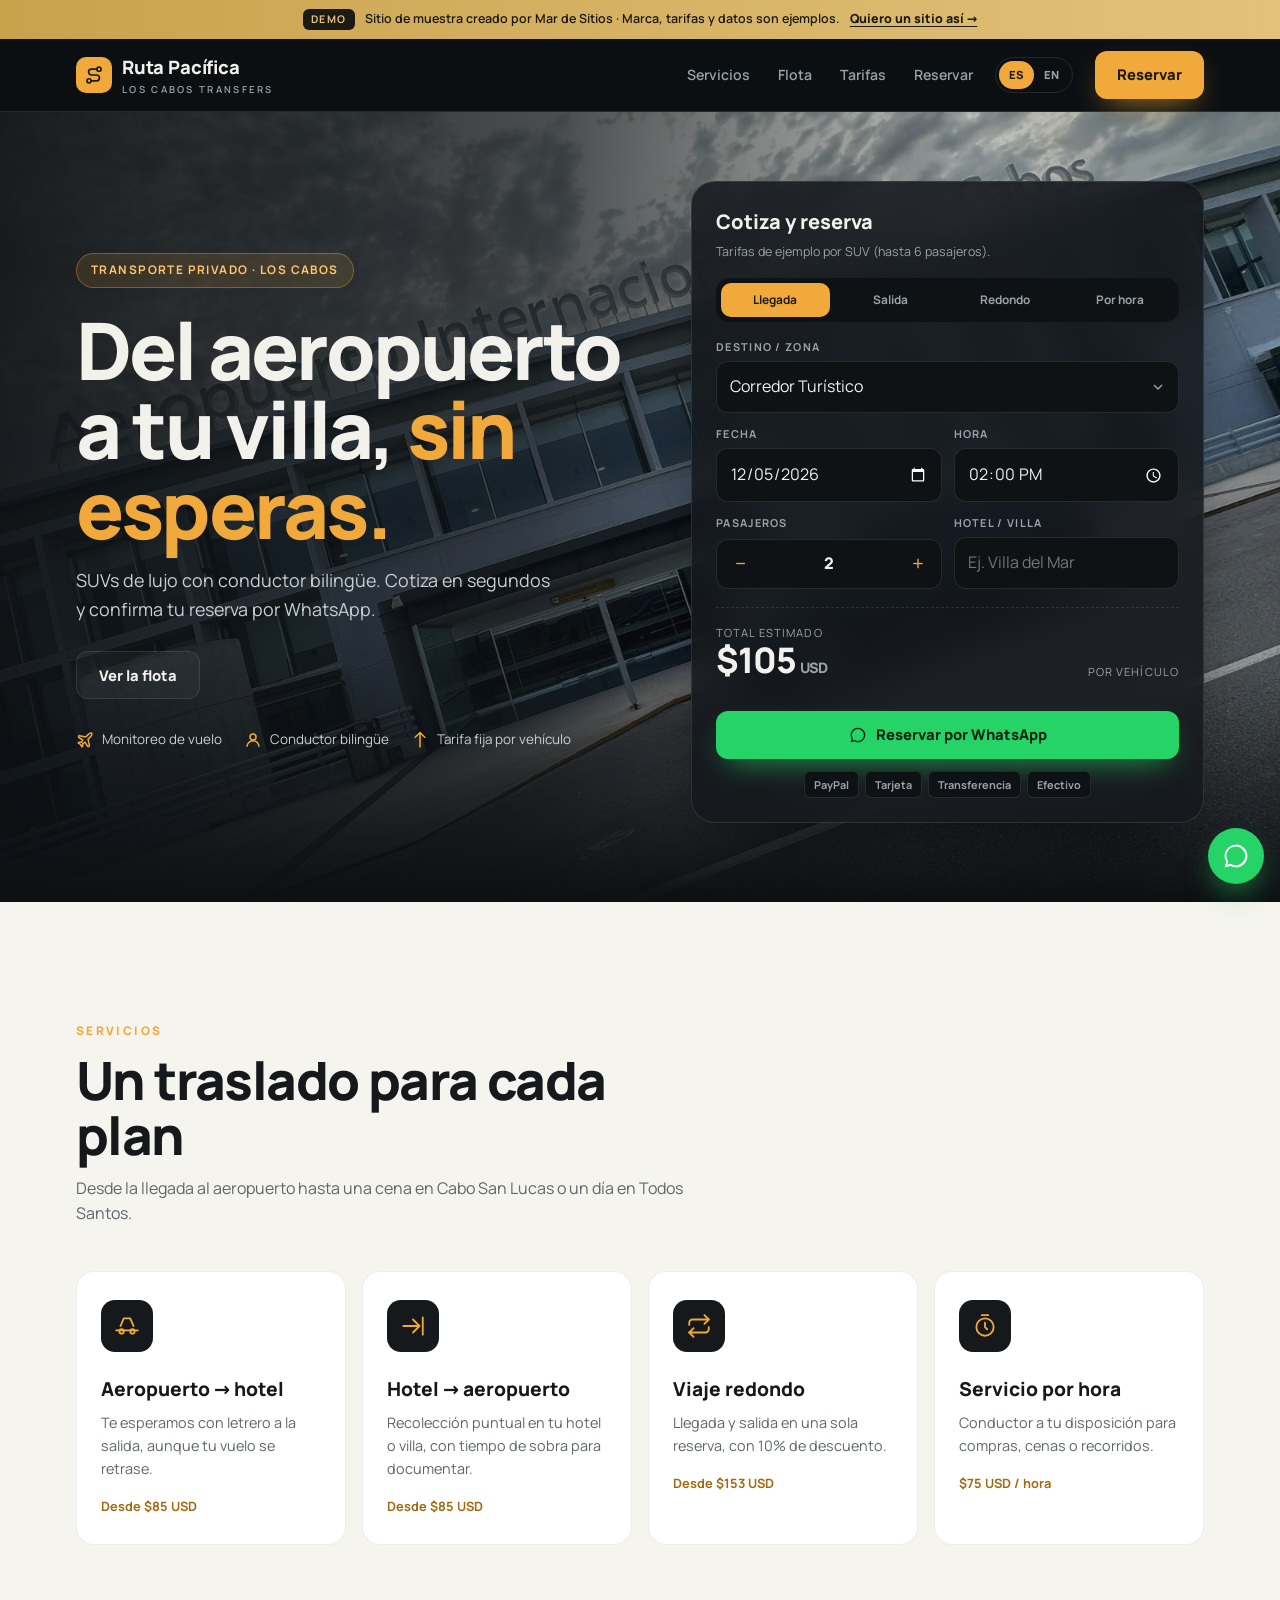
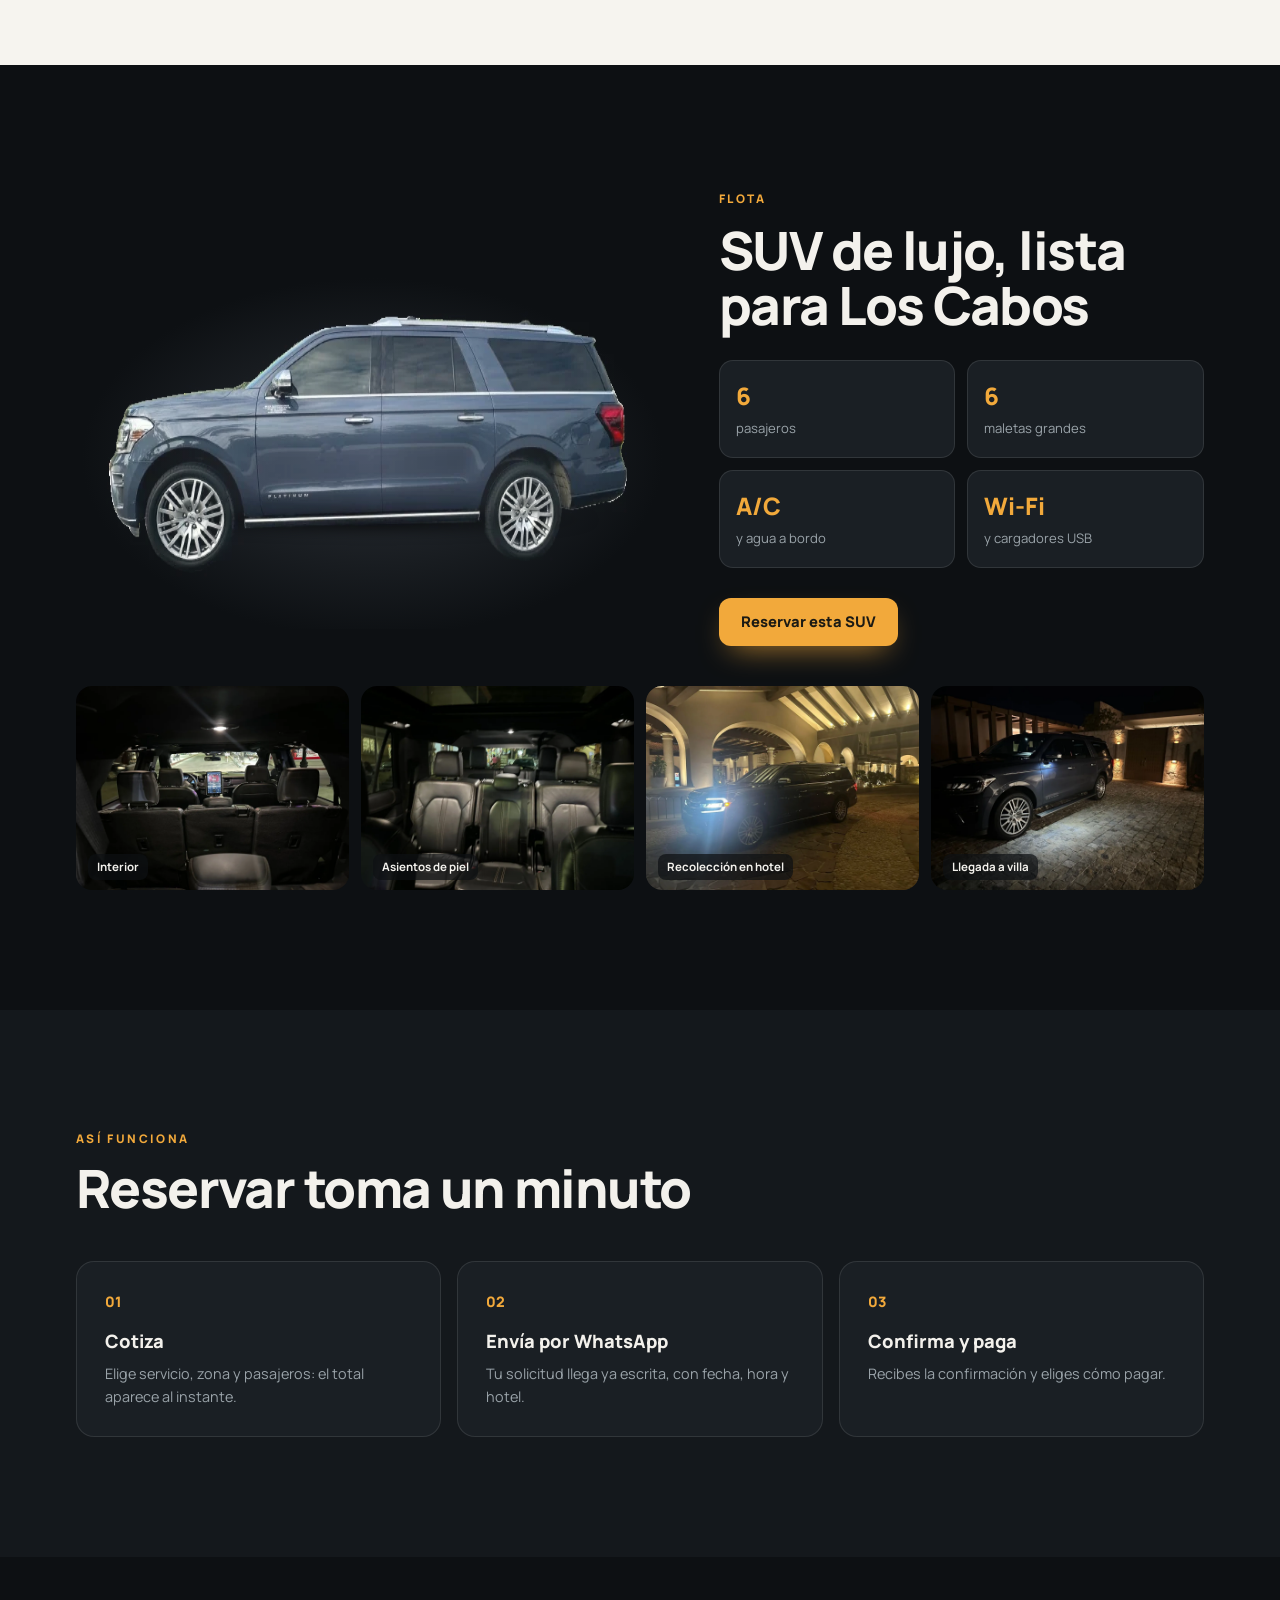
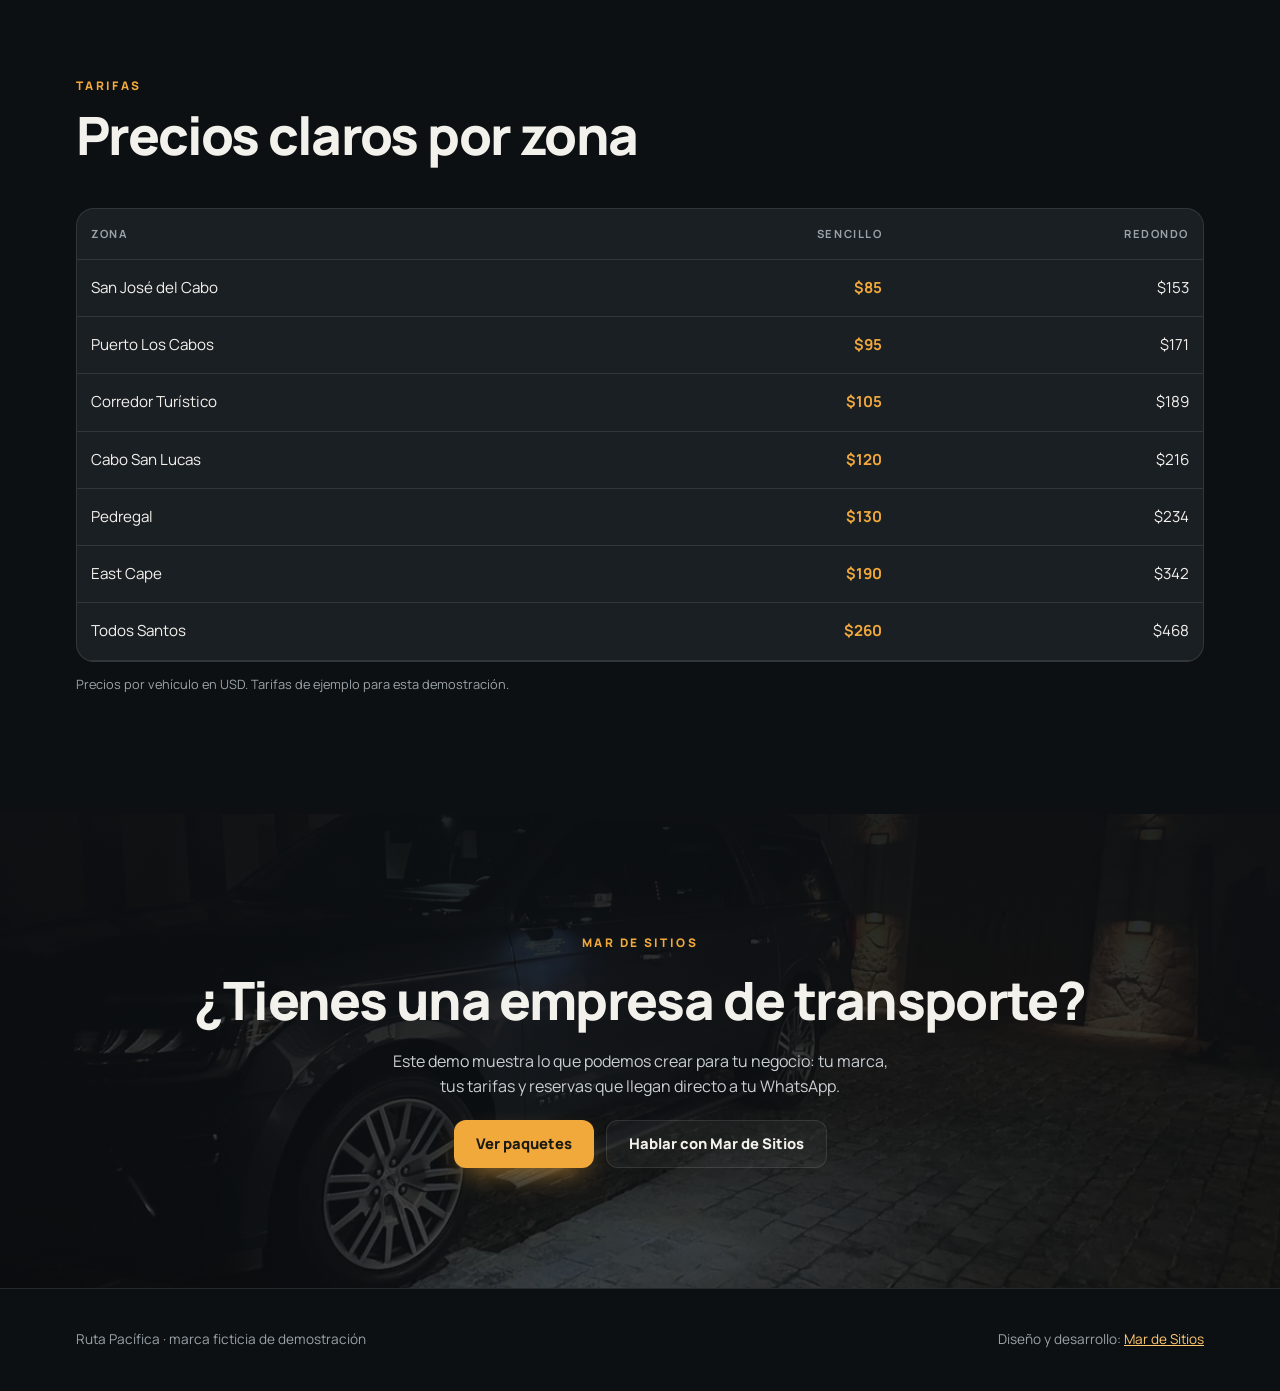
<file: demo-transporte/index.html>
<!DOCTYPE html>
<html lang="es">
<head>
  <meta charset="UTF-8" />
  <meta name="viewport" content="width=device-width, initial-scale=1, viewport-fit=cover" />
  <title>Ruta Pacífica · Demo de transporte | Mar de Sitios</title>
  <meta name="description" content="Demo de sitio web para transporte turístico en Los Cabos, creado por Mar de Sitios: servicios, flota y reserva con cotizador por WhatsApp." />
  <meta name="robots" content="noindex" />
  <meta name="theme-color" content="#0d1013" />
  <link rel="icon" type="image/svg+xml" href="../Images/favicon.svg" />
  <link rel="preload" href="img/aeropuerto.webp" as="image" />
  <style>
    @font-face{font-family:Manrope;font-weight:400;font-display:swap;src:url(fonts/manrope-latin-400-normal.woff2) format("woff2")}
    @font-face{font-family:Manrope;font-weight:500;font-display:swap;src:url(fonts/manrope-latin-500-normal.woff2) format("woff2")}
    @font-face{font-family:Manrope;font-weight:600;font-display:swap;src:url(fonts/manrope-latin-600-normal.woff2) format("woff2")}
    @font-face{font-family:Manrope;font-weight:700;font-display:swap;src:url(fonts/manrope-latin-700-normal.woff2) format("woff2")}
    @font-face{font-family:Manrope;font-weight:800;font-display:swap;src:url(fonts/manrope-latin-800-normal.woff2) format("woff2")}
    :root{--bg:#0d1013;--bg2:#14181c;--card:#1a1f24;--line:rgba(255,255,255,.1);--txt:#f3f1ec;--mut:#9aa3a9;--amber:#f2a93b;--amber2:#ffc66d;--light:#f6f4ef;--ink:#15191c;--r:18px;--ease:cubic-bezier(.16,1,.3,1);--g:clamp(18px,5vw,56px)}
    *,*::before,*::after{box-sizing:border-box;margin:0;padding:0}
    html{scroll-behavior:smooth;-webkit-text-size-adjust:100%;scroll-padding-top:90px}
    body{font-family:Manrope,system-ui,-apple-system,"Segoe UI",sans-serif;background:var(--bg);color:var(--txt);line-height:1.6;-webkit-font-smoothing:antialiased;overflow-x:hidden}
    img{display:block;max-width:100%}
    a{color:inherit}
    button,input,select{font:inherit;color:inherit}
    :focus-visible{outline:2px solid var(--amber);outline-offset:3px}
    html:not([lang="en"]) body [lang="en"]{display:none!important}
    html[lang="en"] body [lang="es"]{display:none!important}
    .wrap{max-width:1240px;margin:0 auto;padding:0 var(--g)}
    [hidden]{display:none!important}

    .demo-bar{position:relative;z-index:60;display:flex;justify-content:center;align-items:center;gap:10px;flex-wrap:wrap;padding:9px 16px;background:linear-gradient(90deg,#c9a24c,#e2c27b);color:#1b1a14;font-size:.78rem;font-weight:600;text-align:center}
    .demo-bar b{background:#1b1a14;color:#e2c27b;padding:2px 8px;border-radius:6px;font-size:.66rem;letter-spacing:.14em}
    .demo-bar .short{display:none}
    .demo-bar a{font-weight:800;text-decoration:underline;text-underline-offset:3px}

    .nav{position:sticky;top:0;z-index:50;background:rgba(13,16,19,.82);-webkit-backdrop-filter:blur(14px);backdrop-filter:blur(14px);border-bottom:1px solid var(--line)}
    .nav .wrap{display:flex;align-items:center;gap:22px;height:72px}
    .logo{display:flex;align-items:center;gap:10px;text-decoration:none;font-weight:800;font-size:1.15rem;letter-spacing:-.01em}
    .logo i{width:36px;height:36px;border-radius:10px;display:grid;place-items:center;background:var(--amber);color:#1b1a14}
    .logo i svg{width:20px;height:20px}
    .logo small{display:block;font-size:.6rem;letter-spacing:.24em;color:var(--mut);font-weight:600;text-transform:uppercase}
    .links{display:flex;gap:28px;list-style:none;margin-left:auto}
    .links a{font-size:.88rem;font-weight:600;color:var(--mut);text-decoration:none;transition:color .3s}
    .links a:hover{color:var(--txt)}
    .lang{display:flex;border:1px solid var(--line);border-radius:999px;padding:3px}
    .lang button{background:none;border:0;cursor:pointer;font-size:.7rem;font-weight:800;padding:5px 10px;border-radius:999px;color:var(--mut)}
    .lang button[aria-pressed="true"]{background:var(--amber);color:#1b1a14}
    .btn{display:inline-flex;align-items:center;justify-content:center;gap:9px;min-height:48px;padding:0 22px;border-radius:12px;border:0;cursor:pointer;font-weight:800;font-size:.92rem;text-decoration:none;transition:transform .3s var(--ease),background .3s,box-shadow .3s}
    .btn svg{width:18px;height:18px}
    .btn-amber{background:var(--amber);color:#1b1a14;box-shadow:0 12px 30px -12px rgba(242,169,59,.8)}
    .btn-amber:hover{background:var(--amber2);transform:translateY(-2px)}
    .btn-ghost{border:1px solid var(--line);color:var(--txt);background:rgba(255,255,255,.04)}
    .btn-ghost:hover{border-color:var(--amber)}
    .btn-wa{background:#25d366;color:#08240f;box-shadow:0 12px 30px -12px rgba(37,211,102,.8)}
    .btn-wa:hover{transform:translateY(-2px);background:#3ee07a}
    .menu-btn{display:none;width:46px;height:46px;border-radius:12px;border:1px solid var(--line);background:none;cursor:pointer;place-items:center}
    .menu-btn svg{width:22px;height:22px}

    /* hero */
    .hero{position:relative;min-height:calc(100svh - 110px);display:flex;align-items:center;padding:60px 0 70px;overflow:hidden}
    .hero-bg{position:absolute;inset:0;background:url(img/aeropuerto.webp) center 40%/cover no-repeat;transform:scale(1.06);animation:zoom 16s var(--ease) forwards}
    @keyframes zoom{to{transform:scale(1)}}
    .hero::after{content:"";position:absolute;inset:0;background:linear-gradient(95deg,rgba(13,16,19,.94) 0%,rgba(13,16,19,.74) 42%,rgba(13,16,19,.25) 72%,rgba(13,16,19,.4) 100%),linear-gradient(0deg,var(--bg) 0%,transparent 30%)}
    .hero .wrap{position:relative;z-index:1;display:grid;grid-template-columns:1.05fr .95fr;gap:48px;align-items:center;width:100%}
    .kicker{display:inline-flex;align-items:center;gap:10px;padding:7px 14px;border-radius:999px;background:rgba(242,169,59,.12);border:1px solid rgba(242,169,59,.35);color:var(--amber2);font-size:.74rem;font-weight:700;letter-spacing:.12em;text-transform:uppercase}
    .hero h1{margin:22px 0 18px;font-size:clamp(2.6rem,6.2vw,5rem);font-weight:800;line-height:1;letter-spacing:-.035em}
    .hero h1 span.hl{color:var(--amber)}
    .hero p.sub{font-size:clamp(1rem,1.4vw,1.15rem);color:#c9cfd3;max-width:44ch;margin-bottom:28px}
    .trust{display:flex;flex-wrap:wrap;gap:10px 22px;margin-top:30px;font-size:.84rem;color:#c9cfd3}
    .trust span{display:flex;align-items:center;gap:8px}
    .trust svg{width:18px;height:18px;color:var(--amber)}

    /* booking */
    .book{background:rgba(20,24,28,.86);-webkit-backdrop-filter:blur(18px);backdrop-filter:blur(18px);border:1px solid var(--line);border-radius:24px;padding:24px;box-shadow:0 40px 80px -30px rgba(0,0,0,.8)}
    .book h2{font-size:1.25rem;font-weight:800;margin-bottom:4px}
    .book .note{font-size:.78rem;color:var(--mut);margin-bottom:16px}
    .tabs{display:grid;grid-template-columns:repeat(4,1fr);gap:6px;padding:5px;border-radius:14px;background:#0f1215;margin-bottom:16px}
    .tabs button{border:0;background:none;cursor:pointer;padding:10px 4px;border-radius:10px;font-size:.74rem;font-weight:700;color:var(--mut);line-height:1.2;transition:background .3s,color .3s}
    .tabs button[aria-selected="true"]{background:var(--amber);color:#1b1a14}
    .grid2{display:grid;grid-template-columns:minmax(0,1fr) minmax(0,1fr);gap:12px}
    .fld{display:grid;gap:6px;margin-bottom:12px}
    .fld label{font-size:.68rem;font-weight:700;letter-spacing:.12em;text-transform:uppercase;color:var(--mut)}
    .fld input,.fld select{width:100%;min-width:0;font-size:16px;padding:12px 13px;border-radius:12px;border:1px solid var(--line);background:#0f1215;color:var(--txt);outline:none;-webkit-appearance:none;appearance:none;color-scheme:dark}
    .fld select{background-image:url("data:image/svg+xml,%3Csvg xmlns='http://www.w3.org/2000/svg' viewBox='0 0 24 24' fill='none' stroke='%239aa3a9' stroke-width='2'%3E%3Cpath d='m6 9 6 6 6-6'/%3E%3C/svg%3E");background-repeat:no-repeat;background-position:right 12px center;background-size:16px;padding-right:36px}
    .fld input:focus,.fld select:focus{border-color:var(--amber)}
    .stepper{display:flex;align-items:center;border:1px solid var(--line);border-radius:12px;background:#0f1215;overflow:hidden}
    .stepper button{width:46px;height:46px;border:0;background:none;cursor:pointer;font-size:1.3rem;color:var(--amber)}
    .stepper output{flex:1;text-align:center;font-weight:800}
    .total{display:flex;justify-content:space-between;align-items:flex-end;gap:12px;padding:16px 0;margin:6px 0 14px;border-top:1px dashed var(--line)}
    .total small{display:block;font-size:.7rem;color:var(--mut);letter-spacing:.1em;text-transform:uppercase}
    .total strong{font-size:2.2rem;font-weight:800;letter-spacing:-.03em;line-height:1}
    .total strong em{font-style:normal;font-size:.9rem;color:var(--mut);margin-left:4px}
    .book .btn{width:100%}
    .pay{display:flex;flex-wrap:wrap;gap:6px;margin-top:12px;justify-content:center}
    .pay span{font-size:.68rem;font-weight:700;padding:4px 9px;border-radius:6px;background:#0f1215;border:1px solid var(--line);color:var(--mut)}

    section{padding:clamp(70px,10vw,120px) 0}
    .head{display:grid;gap:12px;margin-bottom:44px;max-width:640px}
    .eyebrow{font-size:.74rem;font-weight:800;letter-spacing:.2em;text-transform:uppercase;color:var(--amber)}
    .h2{font-size:clamp(2rem,4.4vw,3.3rem);font-weight:800;line-height:1.05;letter-spacing:-.03em}
    .head p{color:var(--mut)}

    .services{background:var(--light);color:var(--ink)}
    .services .head p{color:#5d666b}
    .svc{display:grid;grid-template-columns:repeat(4,1fr);gap:16px}
    .svc article{position:relative;padding:28px 24px;border-radius:var(--r);background:#fff;border:1px solid rgba(0,0,0,.07);transition:transform .4s var(--ease),box-shadow .4s}
    .svc article:hover{transform:translateY(-6px);box-shadow:0 30px 50px -30px rgba(0,0,0,.35)}
    .svc i{width:52px;height:52px;border-radius:14px;display:grid;place-items:center;background:#15191c;color:var(--amber);margin-bottom:22px}
    .svc i svg{width:26px;height:26px;fill:none;stroke:currentColor;stroke-width:1.7;stroke-linecap:round;stroke-linejoin:round}
    .svc h3{font-size:1.2rem;font-weight:800;margin-bottom:6px}
    .svc p{font-size:.9rem;color:#5d666b}
    .svc .from{display:block;margin-top:16px;font-size:.8rem;font-weight:700;color:#a06a12}

    .fleet .wrap.split{display:grid;grid-template-columns:1.1fr .9fr;gap:50px;align-items:center}
    .suv{position:relative;border-radius:28px;background:radial-gradient(70% 60% at 50% 60%,#2a2f35 0%,#0d1013 70%);padding:40px 20px;overflow:hidden}
    .suv::after{content:"";position:absolute;left:12%;right:12%;bottom:22%;height:30px;background:radial-gradient(closest-side,rgba(0,0,0,.8),transparent);filter:blur(6px)}
    .suv img{position:relative;z-index:1;width:100%;mix-blend-mode:screen}
    .specs{display:grid;grid-template-columns:1fr 1fr;gap:12px;margin:26px 0 30px}
    .specs div{padding:16px;border-radius:14px;background:var(--card);border:1px solid var(--line)}
    .specs b{display:block;font-size:1.5rem;font-weight:800;color:var(--amber)}
    .specs span{font-size:.82rem;color:var(--mut)}

    .gallery{display:grid;grid-template-columns:repeat(4,1fr);gap:12px;margin-top:40px}
    .gallery button{position:relative;border:0;padding:0;cursor:zoom-in;border-radius:16px;overflow:hidden;aspect-ratio:4/3;background:var(--card)}
    .gallery img{width:100%;height:100%;object-fit:cover;transition:transform .8s var(--ease)}
    .gallery button:hover img{transform:scale(1.06)}
    .gallery span{position:absolute;left:12px;bottom:10px;font-size:.72rem;font-weight:700;background:rgba(13,16,19,.7);padding:4px 9px;border-radius:8px}

    .how{background:var(--bg2)}
    .steps{display:grid;grid-template-columns:repeat(3,1fr);gap:16px;list-style:none;counter-reset:s}
    .steps li{padding:28px;border-radius:var(--r);background:var(--card);border:1px solid var(--line)}
    .steps li::before{counter-increment:s;content:"0" counter(s);display:block;font-size:.9rem;font-weight:800;color:var(--amber);margin-bottom:14px}
    .steps h3{font-size:1.15rem;font-weight:800;margin-bottom:6px}
    .steps p{font-size:.9rem;color:var(--mut)}

    .rates table{width:100%;border-collapse:collapse;font-size:.95rem}
    .rates th,.rates td{padding:16px 14px;text-align:left;border-bottom:1px solid var(--line)}
    .rates th{font-size:.7rem;letter-spacing:.14em;text-transform:uppercase;color:var(--mut);font-weight:700}
    .rates td:not(:first-child),.rates th:not(:first-child){text-align:right}
    .rates td b{color:var(--amber)}
    .rates .tbl{border:1px solid var(--line);border-radius:var(--r);overflow:hidden;background:var(--card)}
    .rates .fine{margin-top:12px;font-size:.8rem;color:var(--mut)}

    .cta{position:relative;overflow:hidden;text-align:center;background:url(img/villa.webp) center/cover}
    .cta::before{content:"";position:absolute;inset:0;background:linear-gradient(180deg,rgba(13,16,19,.92),rgba(13,16,19,.75))}
    .cta .wrap{position:relative;display:grid;justify-items:center;gap:20px}
    .cta p{color:#c9cfd3;max-width:52ch}
    .cta-row{display:flex;gap:12px;flex-wrap:wrap;justify-content:center}

    footer{padding:40px 0 calc(40px + env(safe-area-inset-bottom,0px));border-top:1px solid var(--line);font-size:.85rem;color:var(--mut)}
    footer .wrap{display:flex;justify-content:space-between;flex-wrap:wrap;gap:16px}
    footer a{color:var(--amber2)}

    .lightbox{position:fixed;inset:0;z-index:100;background:rgba(5,6,8,.92);display:none;align-items:center;justify-content:center;padding:20px}
    .lightbox.open{display:flex}
    .lightbox img{max-height:86vh;border-radius:14px}
    .lightbox button{position:absolute;top:16px;right:16px;width:48px;height:48px;border-radius:50%;border:1px solid var(--line);background:rgba(255,255,255,.06);color:#fff;font-size:1.5rem;cursor:pointer}
    .wa-float{position:fixed;right:16px;bottom:calc(16px + env(safe-area-inset-bottom,0px));z-index:40;width:56px;height:56px;border-radius:50%;display:grid;place-items:center;background:#25d366;color:#fff;box-shadow:0 14px 30px -8px rgba(37,211,102,.6)}
    .wa-float svg{width:28px;height:28px}
    .rv{opacity:0;transform:translateY(28px);transition:opacity .9s var(--ease),transform .9s var(--ease)}
    .rv.in{opacity:1;transform:none}

    @media (max-width:1000px){
      .hero .wrap,.fleet .wrap.split{grid-template-columns:minmax(0,1fr)}
      .hero .wrap > *{min-width:0}
      .svc{grid-template-columns:1fr 1fr}
      .gallery{grid-template-columns:1fr 1fr}
      .steps{grid-template-columns:1fr}
      .links{display:none;position:absolute;top:72px;left:0;right:0;flex-direction:column;gap:0;background:var(--bg2);border-bottom:1px solid var(--line);padding:8px var(--g) 18px}
      .links.open{display:flex}
      .links a{display:block;padding:14px 0;font-size:1.05rem;color:var(--txt);border-bottom:1px solid var(--line)}
      .menu-btn{display:grid;margin-left:auto}
      .nav .btn-amber{display:none}
    }
    @media (max-width:560px){
      .svc{grid-template-columns:1fr}
      .tabs button{font-size:.68rem}
      .grid2{grid-template-columns:minmax(0,1fr) minmax(0,1fr)}
      .hero{padding-top:36px}
      .demo-bar{font-size:.7rem;flex-wrap:nowrap;gap:8px}
      .demo-bar .long{display:none}.demo-bar .short{display:inline}.demo-bar a:not(.short){display:none}.demo-bar a.short{display:inline!important}
      .logo small{letter-spacing:.12em}
      .book{padding:18px}
      .rates th,.rates td{padding:13px 10px;font-size:.85rem}
    }
    @media (max-width:360px){.grid2{grid-template-columns:1fr}.tabs{grid-template-columns:1fr 1fr}}
    @media (prefers-reduced-motion:reduce){*{animation:none!important;transition:none!important}.rv{opacity:1;transform:none}html{scroll-behavior:auto}}
  </style>
</head>
<body>
  <div class="demo-bar"><b>DEMO</b><span class="long"><span lang="es">Sitio de muestra creado por Mar de Sitios · Marca, tarifas y datos son ejemplos.</span><span lang="en">Sample site built by Mar de Sitios · Brand, rates and details are examples.</span></span><a class="short" href="../index.html#contacto" style="display:none"><span lang="es">Sitio de muestra · Mar de Sitios →</span><span lang="en">Sample site · Mar de Sitios →</span></a><a href="../index.html#contacto"><span lang="es">Quiero un sitio así →</span><span lang="en">I want a site like this →</span></a></div>

  <header class="nav">
    <div class="wrap">
      <a class="logo" href="#inicio"><i><svg viewBox="0 0 24 24" fill="none" stroke="currentColor" stroke-width="2" stroke-linecap="round" stroke-linejoin="round"><circle cx="6" cy="19" r="2.5"/><circle cx="18" cy="5" r="2.5"/><path d="M8.5 19H15a3.5 3.5 0 0 0 0-7H9a3.5 3.5 0 0 1 0-7h6.5"/></svg></i><span>Ruta Pacífica<small>Los Cabos Transfers</small></span></a>
      <ul class="links" id="links">
        <li><a href="#servicios"><span lang="es">Servicios</span><span lang="en">Services</span></a></li>
        <li><a href="#flota"><span lang="es">Flota</span><span lang="en">Fleet</span></a></li>
        <li><a href="#tarifas"><span lang="es">Tarifas</span><span lang="en">Rates</span></a></li>
        <li><a href="#reservar"><span lang="es">Reservar</span><span lang="en">Book</span></a></li>
      </ul>
      <div class="lang" role="group" aria-label="Idioma / Language"><button type="button" data-lang="es" aria-pressed="true">ES</button><button type="button" data-lang="en" aria-pressed="false">EN</button></div>
      <a class="btn btn-amber" href="#reservar"><span lang="es">Reservar</span><span lang="en">Book now</span></a>
      <button class="menu-btn" type="button" aria-label="Menú" aria-expanded="false" aria-controls="links"><svg viewBox="0 0 24 24" fill="none" stroke="currentColor" stroke-width="2" stroke-linecap="round"><path d="M4 7h16M4 12h16M4 17h10"/></svg></button>
    </div>
  </header>

  <main>
    <section class="hero" id="inicio">
      <div class="hero-bg" aria-hidden="true"></div>
      <div class="wrap">
        <div>
          <span class="kicker"><span lang="es">Transporte privado · Los Cabos</span><span lang="en">Private transportation · Los Cabos</span></span>
          <h1><span lang="es">Del aeropuerto a tu villa, <span class="hl">sin esperas.</span></span><span lang="en">From the airport to your villa, <span class="hl">no waiting.</span></span></h1>
          <p class="sub"><span lang="es">SUVs de lujo con conductor bilingüe. Cotiza en segundos y confirma tu reserva por WhatsApp.</span><span lang="en">Luxury SUVs with bilingual drivers. Get a fare in seconds and confirm your booking on WhatsApp.</span></p>
          <a class="btn btn-ghost" href="#flota"><span lang="es">Ver la flota</span><span lang="en">See the fleet</span></a>
          <div class="trust">
            <span><svg viewBox="0 0 24 24" fill="none" stroke="currentColor" stroke-width="2"><path d="M17.8 19.2 16 11l3.5-3.5C21 6 21.5 4 21 3c-1-.5-3 0-4.5 1.5L13 8 4.8 6.2c-.5-.1-.9.1-1.1.5l-.3.5c-.2.5-.1 1 .3 1.3L9 12l-2 3H4l-1 1 3 2 2 3 1-1v-3l3-2 3.5 5.3c.3.4.8.5 1.3.3l.5-.2c.4-.3.6-.7.5-1.2z"/></svg><span lang="es">Monitoreo de vuelo</span><span lang="en">Flight tracking</span></span>
            <span><svg viewBox="0 0 24 24" fill="none" stroke="currentColor" stroke-width="2"><circle cx="12" cy="8" r="4"/><path d="M4 21a8 8 0 0 1 16 0"/></svg><span lang="es">Conductor bilingüe</span><span lang="en">Bilingual driver</span></span>
            <span><svg viewBox="0 0 24 24" fill="none" stroke="currentColor" stroke-width="2"><path d="M12 2v20M5 9l7-7 7 7"/></svg><span lang="es">Tarifa fija por vehículo</span><span lang="en">Fixed price per vehicle</span></span>
          </div>
        </div>

        <form class="book rv" id="reservar" autocomplete="on">
          <h2><span lang="es">Cotiza y reserva</span><span lang="en">Get a fare & book</span></h2>
          <p class="note"><span lang="es">Tarifas de ejemplo por SUV (hasta 6 pasajeros).</span><span lang="en">Example rates per SUV (up to 6 passengers).</span></p>
          <div class="tabs" role="tablist" aria-label="Servicio">
            <button type="button" role="tab" data-svc="arrival" aria-selected="true"><span lang="es">Llegada</span><span lang="en">Arrival</span></button>
            <button type="button" role="tab" data-svc="departure" aria-selected="false"><span lang="es">Salida</span><span lang="en">Departure</span></button>
            <button type="button" role="tab" data-svc="round" aria-selected="false"><span lang="es">Redondo</span><span lang="en">Round trip</span></button>
            <button type="button" role="tab" data-svc="hourly" aria-selected="false"><span lang="es">Por hora</span><span lang="en">Hourly</span></button>
          </div>
          <div class="fld" id="f-zone-wrap"><label for="f-zone"><span lang="es">Destino / zona</span><span lang="en">Destination / area</span></label>
            <select id="f-zone">
              <option value="sjd">San José del Cabo</option>
              <option value="pto">Puerto Los Cabos</option>
              <option value="cor" selected>Corredor Turístico</option>
              <option value="csl">Cabo San Lucas</option>
              <option value="pdg">Pedregal</option>
              <option value="ec">East Cape</option>
              <option value="ts">Todos Santos</option>
            </select>
          </div>
          <div class="fld" id="f-hours-wrap" hidden><label for="f-hours"><span lang="es">Horas (mínimo 3)</span><span lang="en">Hours (3 minimum)</span></label>
            <select id="f-hours"><option>3</option><option>4</option><option>5</option><option>6</option><option>8</option></select>
          </div>
          <div class="grid2">
            <div class="fld"><label for="f-date"><span lang="es">Fecha</span><span lang="en">Date</span></label><input id="f-date" type="date" required /></div>
            <div class="fld"><label for="f-time"><span lang="es">Hora</span><span lang="en">Time</span></label><input id="f-time" type="time" value="14:00" required /></div>
          </div>
          <div class="grid2">
            <div class="fld"><label><span lang="es">Pasajeros</span><span lang="en">Passengers</span></label>
              <div class="stepper"><button type="button" data-step="-1" aria-label="−">−</button><output id="f-pax">2</output><button type="button" data-step="1" aria-label="+">+</button></div>
            </div>
            <div class="fld"><label for="f-hotel"><span lang="es">Hotel / villa</span><span lang="en">Hotel / villa</span></label><input id="f-hotel" type="text" placeholder="Ej. Villa del Mar" /></div>
          </div>
          <div class="total">
            <div><small><span lang="es">Total estimado</span><span lang="en">Estimated total</span></small><strong id="price">$0<em>USD</em></strong></div>
            <small id="price-note" style="text-align:right"></small>
          </div>
          <button class="btn btn-wa" type="submit"><svg viewBox="0 0 32 32" fill="currentColor"><path d="M16 3a13 13 0 0 0-11.2 19.6L3 29l6.6-1.7A13 13 0 1 0 16 3zm0 23.7c-2 0-4-.6-5.7-1.6l-.4-.2-3.9 1 1-3.8-.3-.4A10.7 10.7 0 1 1 16 26.7z"/></svg><span lang="es">Reservar por WhatsApp</span><span lang="en">Book on WhatsApp</span></button>
          <div class="pay" aria-label="Métodos de pago"><span>PayPal</span><span lang="es">Tarjeta</span><span lang="en">Card</span><span lang="es">Transferencia</span><span lang="en">Transfer</span><span lang="es">Efectivo</span><span lang="en">Cash</span></div>
        </form>
      </div>
    </section>

    <section class="services" id="servicios">
      <div class="wrap">
        <div class="head rv"><span class="eyebrow"><span lang="es">Servicios</span><span lang="en">Services</span></span><h2 class="h2"><span lang="es">Un traslado para cada plan</span><span lang="en">A ride for every plan</span></h2><p><span lang="es">Desde la llegada al aeropuerto hasta una cena en Cabo San Lucas o un día en Todos Santos.</span><span lang="en">From airport arrival to dinner in Cabo San Lucas or a day in Todos Santos.</span></p></div>
        <div class="svc">
          <article class="rv"><i><svg viewBox="0 0 24 24"><path d="M2 16h20M6 12l3-7h6l3 7"/><circle cx="7" cy="17" r="2"/><circle cx="17" cy="17" r="2"/></svg></i><h3><span lang="es">Aeropuerto → hotel</span><span lang="en">Airport → hotel</span></h3><p><span lang="es">Te esperamos con letrero a la salida, aunque tu vuelo se retrase.</span><span lang="en">We wait for you at arrivals with a sign, even if your flight is late.</span></p><span class="from"><span lang="es">Desde</span><span lang="en">From</span> $85 USD</span></article>
          <article class="rv"><i><svg viewBox="0 0 24 24"><path d="M3 12h13M12 6l6 6-6 6M21 4v16"/></svg></i><h3><span lang="es">Hotel → aeropuerto</span><span lang="en">Hotel → airport</span></h3><p><span lang="es">Recolección puntual en tu hotel o villa, con tiempo de sobra para documentar.</span><span lang="en">On-time pickup at your hotel or villa, with plenty of time to check in.</span></p><span class="from"><span lang="es">Desde</span><span lang="en">From</span> $85 USD</span></article>
          <article class="rv"><i><svg viewBox="0 0 24 24"><path d="M17 2l4 4-4 4"/><path d="M3 11V9a3 3 0 0 1 3-3h15M7 22l-4-4 4-4"/><path d="M21 13v2a3 3 0 0 1-3 3H3"/></svg></i><h3><span lang="es">Viaje redondo</span><span lang="en">Round trip</span></h3><p><span lang="es">Llegada y salida en una sola reserva, con 10% de descuento.</span><span lang="en">Arrival and departure in one booking, with a 10% discount.</span></p><span class="from"><span lang="es">Desde</span><span lang="en">From</span> $153 USD</span></article>
          <article class="rv"><i><svg viewBox="0 0 24 24"><circle cx="12" cy="13" r="8"/><path d="M12 9v4l2 2M9 2h6"/></svg></i><h3><span lang="es">Servicio por hora</span><span lang="en">Hourly service</span></h3><p><span lang="es">Conductor a tu disposición para compras, cenas o recorridos.</span><span lang="en">A driver at your disposal for shopping, dinners or sightseeing.</span></p><span class="from">$75 USD / <span lang="es">hora</span><span lang="en">hour</span></span></article>
        </div>
      </div>
    </section>

    <section class="fleet" id="flota">
      <div class="wrap split">
        <div class="suv rv"><img src="img/suv.webp" alt="SUV de lujo para 6 pasajeros" width="717" height="348" loading="lazy" /></div>
        <div class="rv">
          <span class="eyebrow"><span lang="es">Flota</span><span lang="en">Fleet</span></span>
          <h2 class="h2" style="margin-top:12px"><span lang="es">SUV de lujo, lista para Los Cabos</span><span lang="en">Luxury SUV, ready for Los Cabos</span></h2>
          <div class="specs">
            <div><b>6</b><span lang="es">pasajeros</span><span lang="en">passengers</span></div>
            <div><b>6</b><span lang="es">maletas grandes</span><span lang="en">large suitcases</span></div>
            <div><b>A/C</b><span lang="es">y agua a bordo</span><span lang="en">and water on board</span></div>
            <div><b>Wi-Fi</b><span lang="es">y cargadores USB</span><span lang="en">and USB chargers</span></div>
          </div>
          <a class="btn btn-amber" href="#reservar"><span lang="es">Reservar esta SUV</span><span lang="en">Book this SUV</span></a>
        </div>
      </div>
      <div class="wrap">
        <div class="gallery">
          <button type="button" class="rv" data-full="img/interior.webp"><img src="img/interior.webp" alt="Interior con pantalla" loading="lazy" /><span lang="es">Interior</span><span lang="en">Interior</span></button>
          <button type="button" class="rv" data-full="img/interior-2.webp"><img src="img/interior-2.webp" alt="Asientos de piel" loading="lazy" /><span lang="es">Asientos de piel</span><span lang="en">Leather seats</span></button>
          <button type="button" class="rv" data-full="img/hotel.webp"><img src="img/hotel.webp" alt="Recolección en hotel" loading="lazy" /><span lang="es">Recolección en hotel</span><span lang="en">Hotel pickup</span></button>
          <button type="button" class="rv" data-full="img/villa.webp"><img src="img/villa.webp" alt="Llegada a villa" loading="lazy" /><span lang="es">Llegada a villa</span><span lang="en">Villa arrival</span></button>
        </div>
      </div>
    </section>

    <section class="how">
      <div class="wrap">
        <div class="head rv"><span class="eyebrow"><span lang="es">Así funciona</span><span lang="en">How it works</span></span><h2 class="h2"><span lang="es">Reservar toma un minuto</span><span lang="en">Booking takes a minute</span></h2></div>
        <ol class="steps">
          <li class="rv"><h3><span lang="es">Cotiza</span><span lang="en">Get a fare</span></h3><p><span lang="es">Elige servicio, zona y pasajeros: el total aparece al instante.</span><span lang="en">Pick a service, area and passengers: the total appears instantly.</span></p></li>
          <li class="rv"><h3><span lang="es">Envía por WhatsApp</span><span lang="en">Send on WhatsApp</span></h3><p><span lang="es">Tu solicitud llega ya escrita, con fecha, hora y hotel.</span><span lang="en">Your request arrives pre-written, with date, time and hotel.</span></p></li>
          <li class="rv"><h3><span lang="es">Confirma y paga</span><span lang="en">Confirm & pay</span></h3><p><span lang="es">Recibes la confirmación y eliges cómo pagar.</span><span lang="en">You receive confirmation and choose how to pay.</span></p></li>
        </ol>
      </div>
    </section>

    <section class="rates" id="tarifas">
      <div class="wrap">
        <div class="head rv"><span class="eyebrow"><span lang="es">Tarifas</span><span lang="en">Rates</span></span><h2 class="h2"><span lang="es">Precios claros por zona</span><span lang="en">Clear prices by area</span></h2></div>
        <div class="tbl rv">
          <table>
            <thead><tr><th><span lang="es">Zona</span><span lang="en">Area</span></th><th><span lang="es">Sencillo</span><span lang="en">One way</span></th><th><span lang="es">Redondo</span><span lang="en">Round trip</span></th></tr></thead>
            <tbody id="rates-body"></tbody>
          </table>
        </div>
        <p class="fine rv"><span lang="es">Precios por vehículo en USD. Tarifas de ejemplo para esta demostración.</span><span lang="en">Prices per vehicle in USD. Example rates for this demo.</span></p>
      </div>
    </section>

    <section class="cta">
      <div class="wrap rv">
        <span class="eyebrow">Mar de Sitios</span>
        <h2 class="h2"><span lang="es">¿Tienes una empresa de transporte?</span><span lang="en">Run a transportation company?</span></h2>
        <p><span lang="es">Este demo muestra lo que podemos crear para tu negocio: tu marca, tus tarifas y reservas que llegan directo a tu WhatsApp.</span><span lang="en">This demo shows what we can build for your business: your brand, your rates and bookings that land straight in your WhatsApp.</span></p>
        <div class="cta-row">
          <a class="btn btn-amber" href="../index.html#paquetes"><span lang="es">Ver paquetes</span><span lang="en">See packages</span></a>
          <a class="btn btn-ghost" href="https://wa.me/526241181978?text=Hola%20Mar%20de%20Sitios%2C%20vi%20el%20demo%20de%20transporte%20y%20quiero%20un%20sitio%20as%C3%AD"><span lang="es">Hablar con Mar de Sitios</span><span lang="en">Talk to Mar de Sitios</span></a>
        </div>
      </div>
    </section>
  </main>

  <footer>
    <div class="wrap">
      <span>Ruta Pacífica · <span lang="es">marca ficticia de demostración</span><span lang="en">fictional demo brand</span></span>
      <span><span lang="es">Diseño y desarrollo:</span><span lang="en">Design & development:</span> <a href="../index.html">Mar de Sitios</a></span>
    </div>
  </footer>

  <div class="lightbox" id="lb" role="dialog" aria-modal="true" aria-label="Foto"><button type="button" aria-label="Cerrar">×</button><img alt="" /></div>
  <a class="wa-float" id="wa-float" href="#" aria-label="WhatsApp"><svg viewBox="0 0 32 32" fill="currentColor"><path d="M16 3a13 13 0 0 0-11.2 19.6L3 29l6.6-1.7A13 13 0 1 0 16 3zm0 23.7c-2 0-4-.6-5.7-1.6l-.4-.2-3.9 1 1-3.8-.3-.4A10.7 10.7 0 1 1 16 26.7z"/></svg></a>

  <script>
  (function(){
    var WA="526241181978";
    var Z={sjd:["San José del Cabo",85],pto:["Puerto Los Cabos",95],cor:["Corredor Turístico",105],csl:["Cabo San Lucas",120],pdg:["Pedregal",130],ec:["East Cape",190],ts:["Todos Santos",260]};
    var SVC={arrival:{es:"Llegada (aeropuerto → hotel)",en:"Arrival (airport → hotel)"},departure:{es:"Salida (hotel → aeropuerto)",en:"Departure (hotel → airport)"},round:{es:"Viaje redondo",en:"Round trip"},hourly:{es:"Servicio por hora",en:"Hourly service"}};
    var html=document.documentElement, $=function(s){return document.querySelector(s)}, $$=function(s){return Array.prototype.slice.call(document.querySelectorAll(s))};
    var svc="arrival", pax=2;
    function lang(){return html.lang==="en"?"en":"es"}
    function setLang(l){html.lang=l;$$(".lang button").forEach(function(b){b.setAttribute("aria-pressed",String(b.dataset.lang===l))});try{localStorage.setItem("mds-lang",l)}catch(e){}calc()}
    $$(".lang button").forEach(function(b){b.addEventListener("click",function(){setLang(b.dataset.lang)})});
    var saved="es";try{saved=localStorage.getItem("mds-lang")||"es"}catch(e){}

    // tabla de tarifas
    var tb=$("#rates-body");
    Object.keys(Z).forEach(function(k){var tr=document.createElement("tr");tr.innerHTML="<td>"+Z[k][0]+"</td><td><b>$"+Z[k][1]+"</b></td><td>$"+Math.round(Z[k][1]*2*0.9)+"</td>";tb.appendChild(tr)});

    // fecha mínima: mañana
    var d=new Date();d.setDate(d.getDate()+1);var iso=d.toISOString().slice(0,10);$("#f-date").min=iso;$("#f-date").value=iso;

    function price(){
      if(svc==="hourly") return 75*(+$("#f-hours").value);
      var base=Z[$("#f-zone").value][1];
      return svc==="round"?Math.round(base*2*0.9):base;
    }
    function calc(){
      var p=price(); $("#price").innerHTML="$"+p.toLocaleString("en-US")+"<em>USD</em>";
      var n=$("#price-note"); var l=lang();
      n.textContent = svc==="round" ? (l==="es"?"Incluye 10% de descuento":"Includes 10% off") : svc==="hourly" ? "$75 USD / "+(l==="es"?"hora":"hour") : (l==="es"?"Por vehículo":"Per vehicle");
      $("#f-hotel").placeholder = l==="es"?"Ej. Villa del Mar":"e.g. Villa del Mar";
    }
    $$(".tabs button").forEach(function(b){b.addEventListener("click",function(){
      svc=b.dataset.svc;$$(".tabs button").forEach(function(x){x.setAttribute("aria-selected",String(x===b))});
      $("#f-hours-wrap").hidden=svc!=="hourly";calc();
    })});
    $("#f-zone").addEventListener("change",calc);$("#f-hours").addEventListener("change",calc);
    $$(".stepper button").forEach(function(b){b.addEventListener("click",function(){pax=Math.max(1,Math.min(6,pax+(+b.dataset.step)));$("#f-pax").textContent=pax})});

    $("#reservar").addEventListener("submit",function(e){
      e.preventDefault(); var l=lang(), z=Z[$("#f-zone").value][0];
      var lines = l==="es" ? [
        "Hola, probé el demo de transporte de Mar de Sitios.","Reserva de ejemplo:",
        "• Servicio: "+SVC[svc].es, svc==="hourly"?"• Horas: "+$("#f-hours").value:"• Zona: "+z,
        "• Fecha: "+$("#f-date").value+" "+$("#f-time").value,"• Pasajeros: "+pax,
        $("#f-hotel").value?"• Hotel/villa: "+$("#f-hotel").value:"","• Total: $"+price()+" USD"
      ] : [
        "Hi, I tried the Mar de Sitios transportation demo.","Sample booking:",
        "• Service: "+SVC[svc].en, svc==="hourly"?"• Hours: "+$("#f-hours").value:"• Area: "+z,
        "• Date: "+$("#f-date").value+" "+$("#f-time").value,"• Passengers: "+pax,
        $("#f-hotel").value?"• Hotel/villa: "+$("#f-hotel").value:"","• Total: $"+price()+" USD"
      ];
      window.open("https://wa.me/"+WA+"?text="+encodeURIComponent(lines.filter(Boolean).join("\n")),"_blank","noopener");
    });
    $("#wa-float").addEventListener("click",function(e){e.preventDefault();window.open("https://wa.me/"+WA+"?text="+encodeURIComponent(lang()==="es"?"Hola, vi el demo de transporte de Mar de Sitios y quiero un sitio así.":"Hi, I saw the Mar de Sitios transportation demo and I want a site like it."),"_blank","noopener")});

    // menú móvil
    var mb=$(".menu-btn"), links=$("#links");
    mb.addEventListener("click",function(){var o=links.classList.toggle("open");mb.setAttribute("aria-expanded",String(o))});
    $$("#links a").forEach(function(a){a.addEventListener("click",function(){links.classList.remove("open");mb.setAttribute("aria-expanded","false")})});

    // galería
    var lb=$("#lb");
    $$(".gallery button").forEach(function(b){b.addEventListener("click",function(){lb.querySelector("img").src=b.dataset.full;lb.querySelector("img").alt=b.querySelector("img").alt;lb.classList.add("open");lb.querySelector("button").focus()})});
    function closeLb(){lb.classList.remove("open")}
    lb.addEventListener("click",function(e){if(e.target!==lb.querySelector("img"))closeLb()});
    document.addEventListener("keydown",function(e){if(e.key==="Escape")closeLb()});

    // revelado
    if("IntersectionObserver" in window){var io=new IntersectionObserver(function(es){es.forEach(function(e){if(e.isIntersecting){e.target.classList.add("in");io.unobserve(e.target)}})},{threshold:.12});$$(".rv").forEach(function(el){io.observe(el)})}else{$$(".rv").forEach(function(el){el.classList.add("in")})}

    setLang(saved);
  })();
  </script>
</body>
</html>
</file>
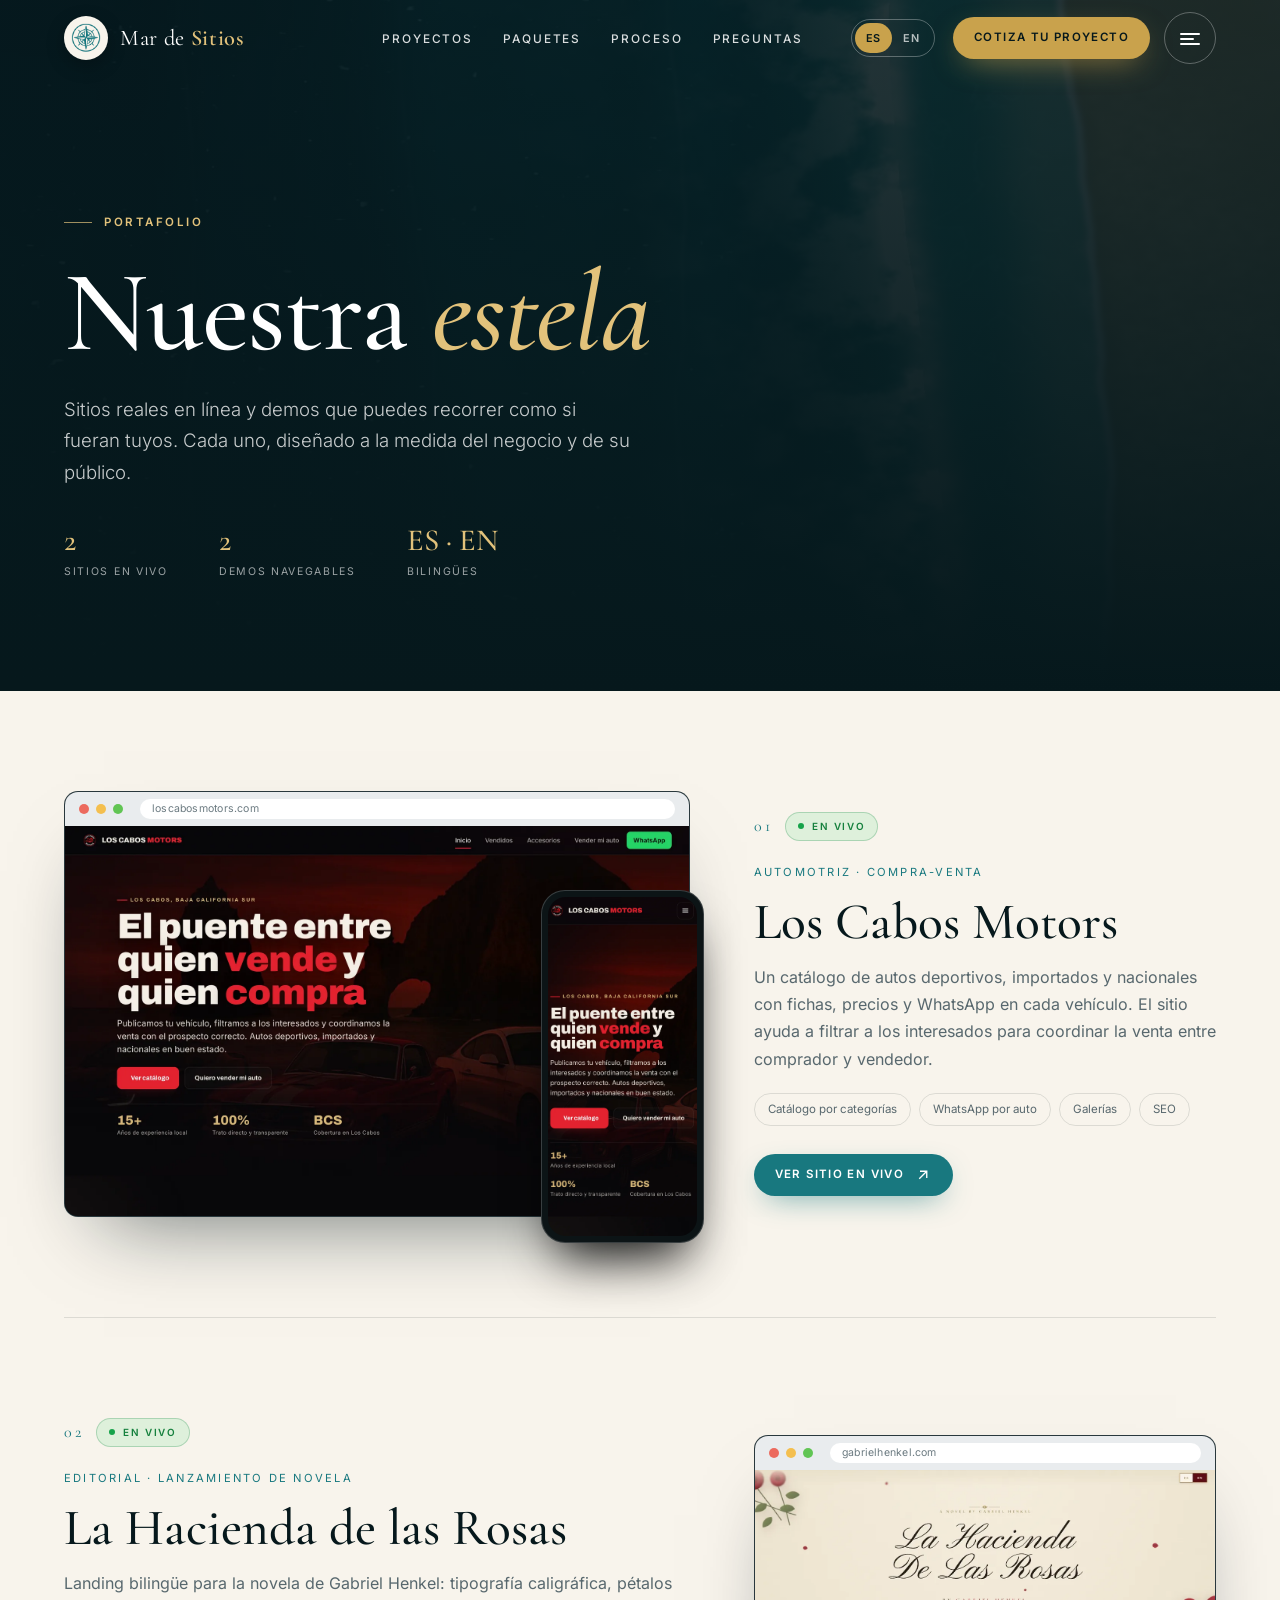
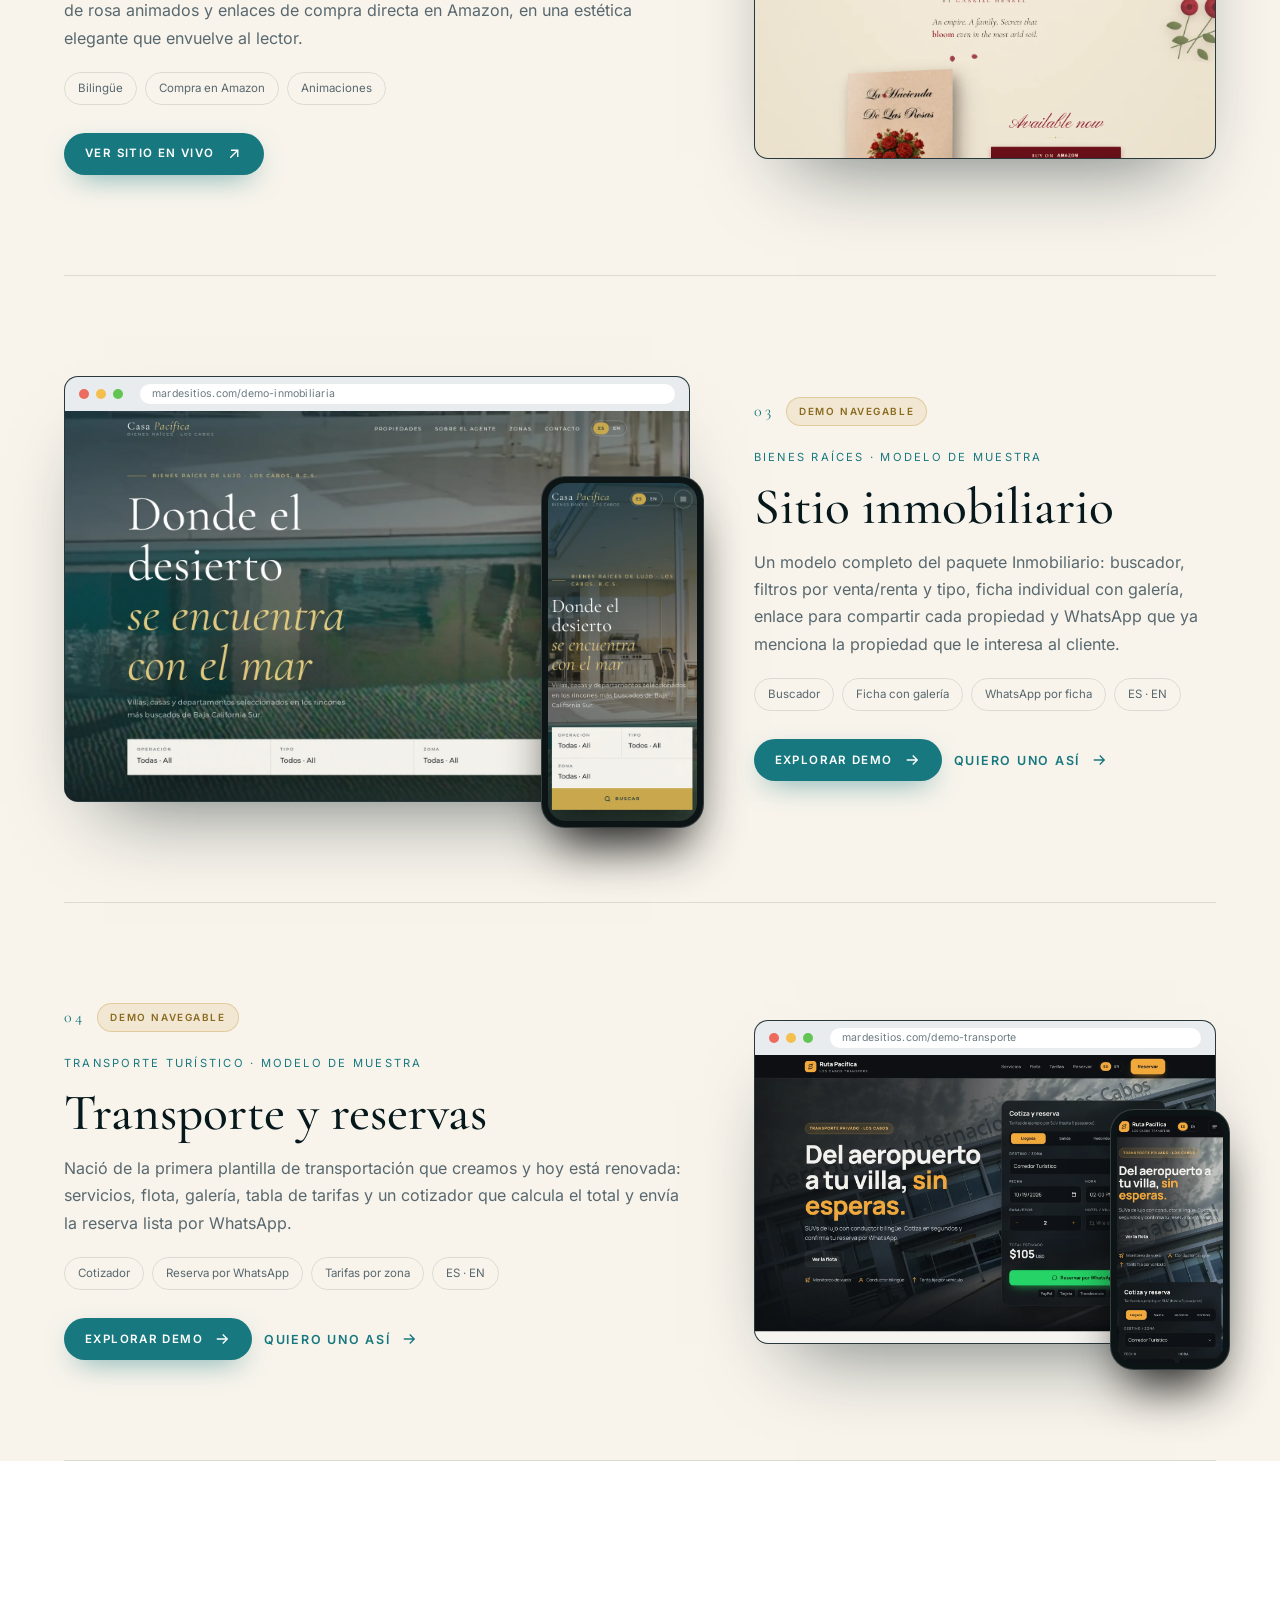
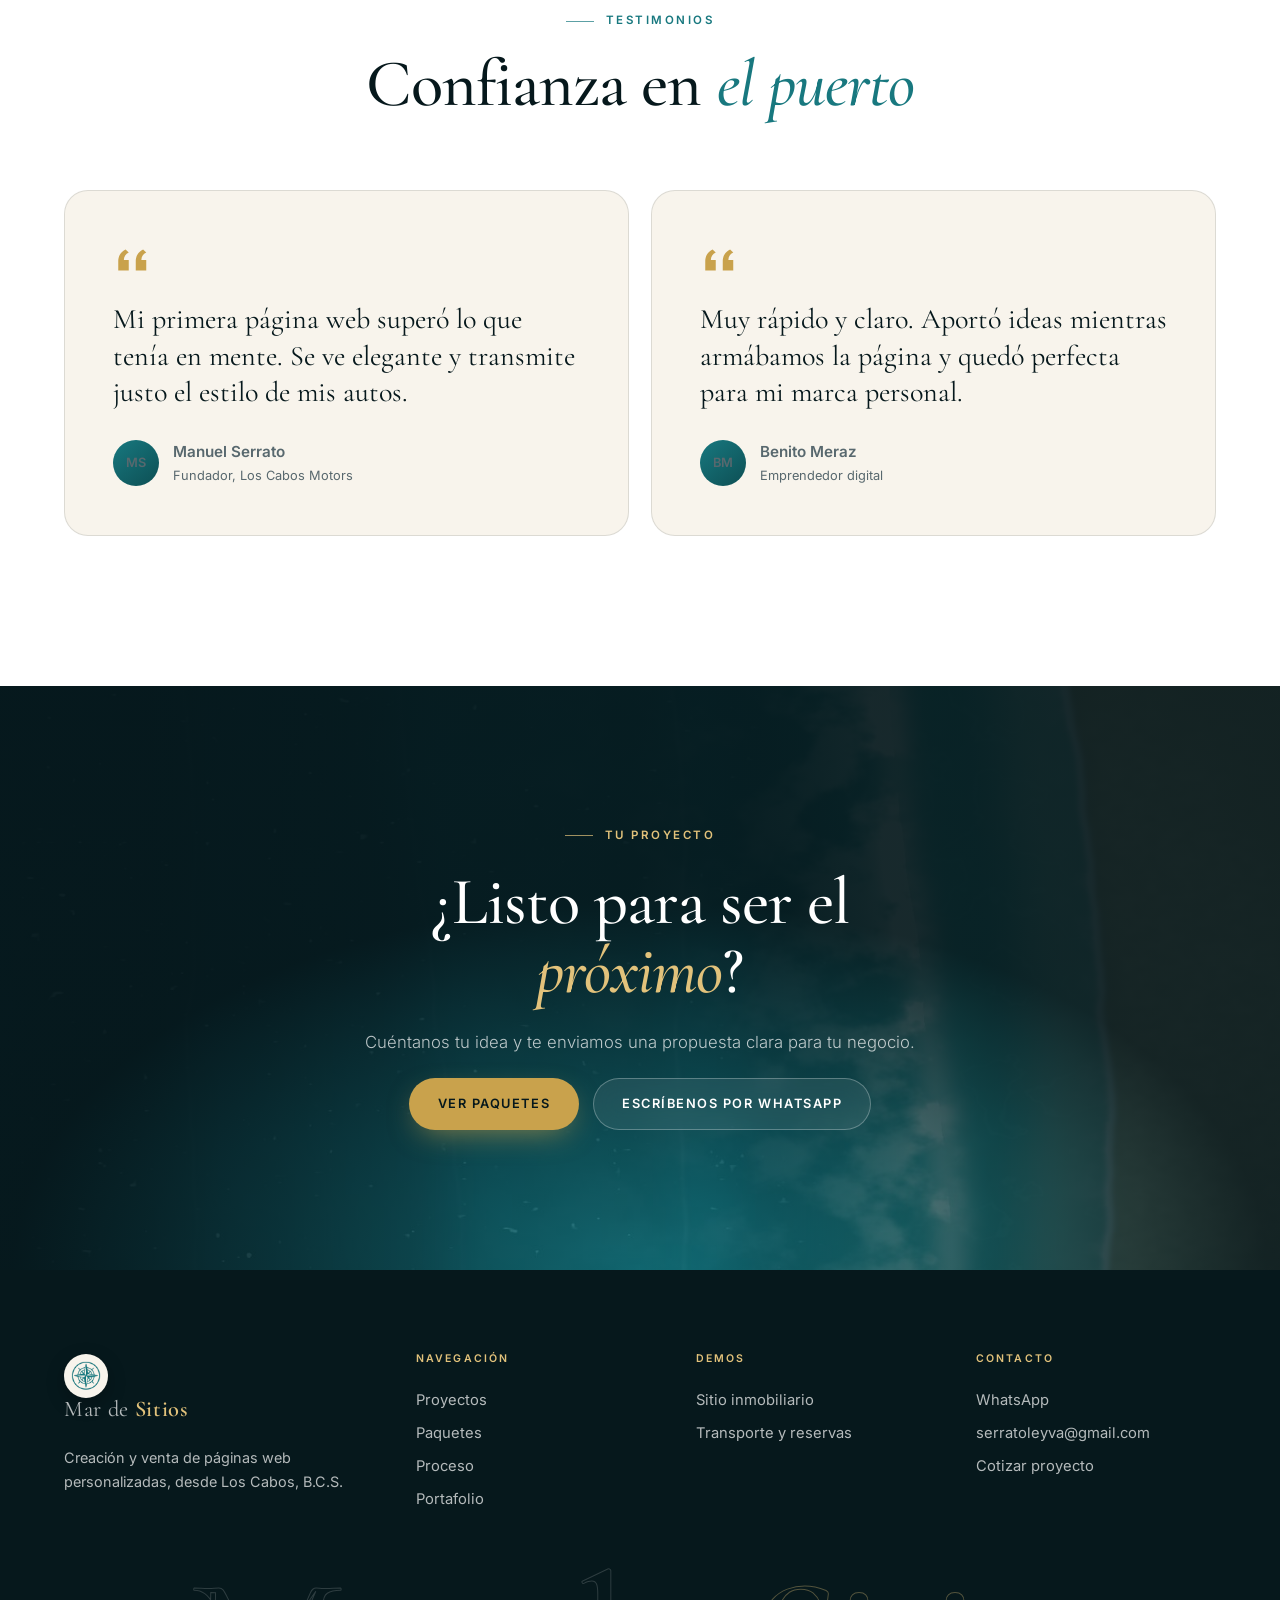
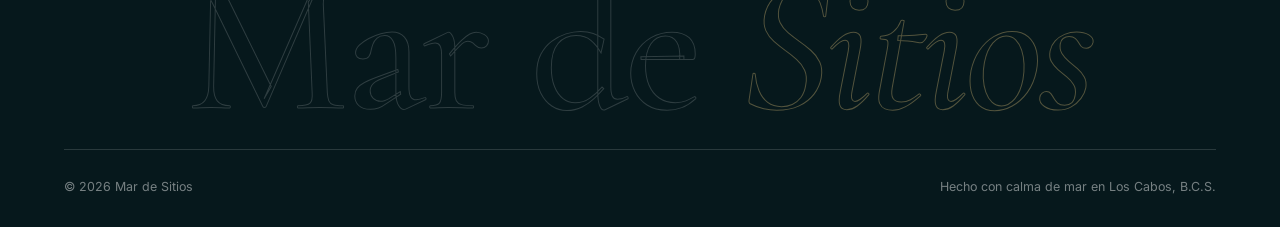
<file: portafolio.html>
<!DOCTYPE html>
<html lang="es" class="no-js" data-title-es="Portafolio · Mar de Sitios" data-title-en="Portfolio · Mar de Sitios">
<head>
  <meta charset="UTF-8" />
  <meta name="viewport" content="width=device-width, initial-scale=1, viewport-fit=cover" />
  <title>Portafolio · Mar de Sitios</title>
  <meta name="description" content="Proyectos de Mar de Sitios: sitios en vivo y demos navegables de sitios inmobiliarios y de transporte en Los Cabos, B.C.S." />
  <meta name="theme-color" content="#06181c" />
  <link rel="canonical" href="https://mardesitios.com/portafolio.html" />
  <meta property="og:type" content="website" />
  <meta property="og:title" content="Mar de Sitios · Diseño web en Los Cabos" />
  <meta property="og:description" content="Sitios que inspiran confianza y generan contactos. Paquetes desde $5,900 MXN." />
  <meta property="og:url" content="https://mardesitios.com/portafolio.html" />
  <meta property="og:image" content="https://mardesitios.com/assets/img/og.jpg" />
  <meta name="twitter:card" content="summary_large_image" />
  <link rel="icon" type="image/svg+xml" href="Images/favicon.svg" />
  <link rel="icon" type="image/png" sizes="32x32" href="Images/favicon-32.png" />
  <link rel="icon" type="image/png" sizes="16x16" href="Images/favicon-16.png" />
  <link rel="apple-touch-icon" sizes="180x180" href="Images/favicon-180.png" />
  <link rel="icon" href="favicon.ico" sizes="any" />
  <link rel="preload" href="assets/fonts/cormorant-garamond-latin-500-normal.woff2" as="font" type="font/woff2" crossorigin />
  <link rel="preload" href="assets/fonts/inter-latin-400-normal.woff2" as="font" type="font/woff2" crossorigin />
  <link rel="preload" href="assets/video/olas-poster.jpg" as="image" media="(min-aspect-ratio: 9/10)" />
  <link rel="stylesheet" href="assets/css/site.css" />
</head>
<body>
  <a class="skip" href="#main"><span lang="es">Saltar al contenido</span><span lang="en">Skip to content</span></a>
  <div class="progress" aria-hidden="true"></div>

  <!-- ══════════ NAVEGACIÓN ══════════ -->
  <header class="nav" id="top">
    <div class="wrap">
      <a class="brand" href="index.html" aria-label="Mar de Sitios — inicio">
        <span class="brand-plate"><img src="Images/compass-mark.png" alt="" width="34" height="34" /></span>
        <span class="brand-name">Mar de <b>Sitios</b></span>
      </a>
      <ul class="nav-links">
        <li><a href="index.html#proyectos"><span lang="es">Proyectos</span><span lang="en">Work</span></a></li>
        <li><a href="index.html#paquetes"><span lang="es">Paquetes</span><span lang="en">Pricing</span></a></li>
        <li><a href="index.html#proceso"><span lang="es">Proceso</span><span lang="en">Process</span></a></li>
        <li><a href="index.html#faq"><span lang="es">Preguntas</span><span lang="en">FAQ</span></a></li>
      </ul>
      <div class="nav-tools">
        <div class="lang" role="group" aria-label="Idioma / Language">
          <button type="button" data-lang="es" aria-pressed="true">ES</button>
          <button type="button" data-lang="en" aria-pressed="false">EN</button>
        </div>
        <a class="btn btn-gold btn-sm nav-cta" href="index.html#contacto"><span lang="es">Cotiza tu proyecto</span><span lang="en">Get a quote</span></a>
        <button class="burger" type="button" aria-label="Menú" aria-expanded="false" aria-controls="menu"><span></span><span></span><span></span></button>
      </div>
    </div>
  </header>

  <!-- ══════════ MENÚ ══════════ -->
  <div class="menu" id="menu" aria-hidden="true">
    <div class="menu-bg"></div>
    <div class="menu-inner">
      <ol class="menu-list">
        <li><a href="index.html" data-preview="0"><small>01</small><span class="t"><span lang="es">Inicio</span><span lang="en">Home</span></span></a></li>
        <li><a href="index.html#proyectos" data-preview="1"><small>02</small><span class="t"><span lang="es">Proyectos</span><span lang="en">Work</span></span></a></li>
        <li><a href="index.html#paquetes" data-preview="2"><small>03</small><span class="t"><span lang="es">Paquetes</span><span lang="en">Pricing</span></span></a></li>
        <li><a href="index.html#proceso" data-preview="3"><small>04</small><span class="t"><span lang="es">Proceso</span><span lang="en">Process</span></span></a></li>
        <li><a href="portafolio.html" data-preview="4"><small>05</small><span class="t"><span lang="es">Portafolio</span><span lang="en">Portfolio</span></span></a></li>
        <li><a href="index.html#contacto" data-preview="5"><small>06</small><span class="t"><span lang="es">Contacto</span><span lang="en">Contact</span></span></a></li>
      </ol>
      <aside class="menu-side">
        <div class="menu-preview" aria-hidden="true">
          <img class="on" src="assets/video/olas-poster.jpg" alt="" loading="lazy" />
          <img src="assets/img/proyectos/loscabosmotors.webp" alt="" loading="lazy" />
          <img src="assets/img/proyectos/demo-inmobiliaria.webp" alt="" loading="lazy" />
          <img src="assets/img/proyectos/hacienda.webp" alt="" loading="lazy" />
          <img src="assets/img/proyectos/demo-transporte.webp" alt="" loading="lazy" />
          <img src="assets/video/olas-poster.jpg" alt="" loading="lazy" />
        </div>
        <div class="menu-block menu-demos">
          <h4><span lang="es">Demos en vivo</span><span lang="en">Live demos</span></h4>
          <a href="demo-inmobiliaria/"><span><span lang="es">Sitio inmobiliario</span><span lang="en">Real estate site</span></span><svg viewBox="0 0 24 24" fill="none" stroke="currentColor" stroke-width="1.6"><path d="M7 17 17 7M8 7h9v9"/></svg></a>
          <a href="demo-transporte/"><span><span lang="es">Transporte y reservas</span><span lang="en">Transport & bookings</span></span><svg viewBox="0 0 24 24" fill="none" stroke="currentColor" stroke-width="1.6"><path d="M7 17 17 7M8 7h9v9"/></svg></a>
        </div>
        <div class="menu-block">
          <h4><span lang="es">Hablemos</span><span lang="en">Let's talk</span></h4>
          <a href="https://wa.me/526241181978?text=Hola%20Mar%20de%20Sitios%2C%20quiero%20cotizar%20un%20sitio%20web">WhatsApp · +52 624 118 1978</a>
          <a href="mailto:serratoleyva@gmail.com">serratoleyva@gmail.com</a>
        </div>
      </aside>
    </div>
  </div>

  <main id="main">
    <section class="page-hero">
      <div class="bg" style="background-image:url(assets/video/olas-poster.jpg)"></div>
      <div class="wrap">
        <span class="eyebrow on-dark fade d1"><span lang="es">Portafolio</span><span lang="en">Portfolio</span></span>
        <h1 class="h-display" lang="es" data-split>Nuestra <em>estela</em></h1>
        <h1 class="h-display" lang="en" data-split>Our <em>wake</em></h1>
        <p class="hero-sub fade d2" style="max-width:52ch"><span lang="es">Sitios reales en línea y demos que puedes recorrer como si fueran tuyos. Cada uno, diseñado a la medida del negocio y de su público.</span><span lang="en">Real live sites and demos you can explore as if they were yours. Each one tailored to the business and its audience.</span></p>
        <div class="facts fade d3" style="margin-top:34px">
          <div class="fact"><b>2</b><span lang="es">Sitios en vivo</span><span lang="en">Live sites</span></div>
          <div class="fact"><b>2</b><span lang="es">Demos navegables</span><span lang="en">Interactive demos</span></div>
          <div class="fact"><b>ES · EN</b><span lang="es">Bilingües</span><span lang="en">Bilingual</span></div>
        </div>
      </div>
    </section>

    <section style="background:var(--cream)">
      <div class="wrap">
        <article class="case" data-tilt>
          <div class="case-media pc-media rv">
            <div class="browser"><div class="browser-bar"><i></i><i></i><i></i><span>loscabosmotors.com</span></div><div class="browser-shot"><img src="assets/img/proyectos/loscabosmotors.webp" alt="Los Cabos Motors" width="1600" height="1000" loading="lazy" /></div></div>
            <div class="phone"><img src="assets/img/proyectos/loscabosmotors-movil.webp" alt="" width="390" height="844" loading="lazy" /></div>
          </div>
          <div class="case-body rv d1">
            <span class="pc-num">01</span><span class="pc-tag live"><span lang="es">En vivo</span><span lang="en">Live</span></span>
            <div class="pc-sector"><span lang="es">Automotriz · Compra-venta</span><span lang="en">Automotive · Marketplace</span></div>
            <h2>Los Cabos Motors</h2>
            <p><span lang="es">Un catálogo de autos deportivos, importados y nacionales con fichas, precios y WhatsApp en cada vehículo. El sitio ayuda a filtrar a los interesados para coordinar la venta entre comprador y vendedor.</span><span lang="en">A catalog of sports, imported and national cars with listings, prices and WhatsApp on every vehicle. The site helps filter prospects to coordinate the sale between buyer and seller.</span></p>
            <div class="chips"><span lang="es">Catálogo por categorías</span><span lang="en">Category catalog</span><span lang="es">WhatsApp por auto</span><span lang="en">WhatsApp per car</span><span lang="es">Galerías</span><span lang="en">Galleries</span><span>SEO</span></div>
            <a class="btn btn-teal btn-sm" href="https://loscabosmotors.com" target="_blank" rel="noopener"><span lang="es">Ver sitio en vivo</span><span lang="en">Visit live site</span><svg viewBox="0 0 24 24" fill="none" stroke="currentColor" stroke-width="1.8"><path d="M7 17 17 7M8 7h9v9"/></svg></a>
          </div>
        </article>

        <article class="case" data-tilt>
          <div class="case-media pc-media rv">
            <div class="browser"><div class="browser-bar"><i></i><i></i><i></i><span>gabrielhenkel.com</span></div><div class="browser-shot"><img src="assets/img/proyectos/hacienda.webp" alt="La Hacienda de las Rosas" width="1600" height="1000" loading="lazy" /></div></div>
          </div>
          <div class="case-body rv d1">
            <span class="pc-num">02</span><span class="pc-tag live"><span lang="es">En vivo</span><span lang="en">Live</span></span>
            <div class="pc-sector"><span lang="es">Editorial · Lanzamiento de novela</span><span lang="en">Publishing · Book launch</span></div>
            <h2>La Hacienda de las Rosas</h2>
            <p><span lang="es">Landing bilingüe para la novela de Gabriel Henkel: tipografía caligráfica, pétalos de rosa animados y enlaces de compra directa en Amazon, en una estética elegante que envuelve al lector.</span><span lang="en">A bilingual landing page for Gabriel Henkel's novel: calligraphic type, animated rose petals and direct purchase links on Amazon, in an elegant aesthetic that draws the reader in.</span></p>
            <div class="chips"><span lang="es">Bilingüe</span><span lang="en">Bilingual</span><span lang="es">Compra en Amazon</span><span lang="en">Buy on Amazon</span><span lang="es">Animaciones</span><span lang="en">Animations</span></div>
            <a class="btn btn-teal btn-sm" href="https://gabrielhenkel.com/" target="_blank" rel="noopener"><span lang="es">Ver sitio en vivo</span><span lang="en">Visit live site</span><svg viewBox="0 0 24 24" fill="none" stroke="currentColor" stroke-width="1.8"><path d="M7 17 17 7M8 7h9v9"/></svg></a>
          </div>
        </article>

        <article class="case" data-tilt>
          <div class="case-media pc-media rv">
            <div class="browser"><div class="browser-bar"><i></i><i></i><i></i><span>mardesitios.com/demo-inmobiliaria</span></div><div class="browser-shot"><img src="assets/img/proyectos/demo-inmobiliaria.webp" alt="Demo de sitio inmobiliario" width="1600" height="1000" loading="lazy" /></div></div>
            <div class="phone"><img src="assets/img/proyectos/demo-inmobiliaria-movil.webp" alt="" width="390" height="844" loading="lazy" /></div>
          </div>
          <div class="case-body rv d1">
            <span class="pc-num">03</span><span class="pc-tag demo"><span lang="es">Demo navegable</span><span lang="en">Interactive demo</span></span>
            <div class="pc-sector"><span lang="es">Bienes raíces · Modelo de muestra</span><span lang="en">Real estate · Sample model</span></div>
            <h2><span lang="es">Sitio inmobiliario</span><span lang="en">Real estate site</span></h2>
            <p><span lang="es">Un modelo completo del paquete Inmobiliario: buscador, filtros por venta/renta y tipo, ficha individual con galería, enlace para compartir cada propiedad y WhatsApp que ya menciona la propiedad que le interesa al cliente.</span><span lang="en">A complete model of the Real Estate package: search, sale/rent and type filters, an individual page with gallery, a shareable link for each property and WhatsApp that already names the property the client wants.</span></p>
            <div class="chips"><span lang="es">Buscador</span><span lang="en">Search</span><span lang="es">Ficha con galería</span><span lang="en">Listing gallery</span><span lang="es">WhatsApp por ficha</span><span lang="en">WhatsApp per listing</span><span>ES · EN</span></div>
            <div class="pc-actions">
              <a class="btn btn-teal btn-sm" href="demo-inmobiliaria/"><span lang="es">Explorar demo</span><span lang="en">Explore demo</span><svg viewBox="0 0 24 24" fill="none" stroke="currentColor" stroke-width="1.8"><path d="M5 12h14M13 6l6 6-6 6"/></svg></a>
              <a class="link-arrow" style="color:var(--teal)" href="https://wa.me/526241181978?text=Hola%2C%20vi%20el%20demo%20inmobiliario%20de%20Mar%20de%20Sitios%20y%20quiero%20un%20sitio%20as%C3%AD"><span lang="es">Quiero uno así</span><span lang="en">I want one</span><svg viewBox="0 0 24 24" fill="none" stroke="currentColor" stroke-width="1.8"><path d="M5 12h14M13 6l6 6-6 6"/></svg></a>
            </div>
          </div>
        </article>

        <article class="case" data-tilt>
          <div class="case-media pc-media rv">
            <div class="browser"><div class="browser-bar"><i></i><i></i><i></i><span>mardesitios.com/demo-transporte</span></div><div class="browser-shot"><img src="assets/img/proyectos/demo-transporte.webp" alt="Demo de sitio de transporte" width="1600" height="1000" loading="lazy" /></div></div>
            <div class="phone"><img src="assets/img/proyectos/demo-transporte-movil.webp" alt="" width="390" height="844" loading="lazy" /></div>
          </div>
          <div class="case-body rv d1">
            <span class="pc-num">04</span><span class="pc-tag demo"><span lang="es">Demo navegable</span><span lang="en">Interactive demo</span></span>
            <div class="pc-sector"><span lang="es">Transporte turístico · Modelo de muestra</span><span lang="en">Tourist transport · Sample model</span></div>
            <h2><span lang="es">Transporte y reservas</span><span lang="en">Transport & bookings</span></h2>
            <p><span lang="es">Nació de la primera plantilla de transportación que creamos y hoy está renovada: servicios, flota, galería, tabla de tarifas y un cotizador que calcula el total y envía la reserva lista por WhatsApp.</span><span lang="en">Born from the first transportation template we built, now reimagined: services, fleet, gallery, rate table and a quote tool that calculates the total and sends the booking ready on WhatsApp.</span></p>
            <div class="chips"><span lang="es">Cotizador</span><span lang="en">Fare calculator</span><span lang="es">Reserva por WhatsApp</span><span lang="en">WhatsApp booking</span><span lang="es">Tarifas por zona</span><span lang="en">Rates by area</span><span>ES · EN</span></div>
            <div class="pc-actions">
              <a class="btn btn-teal btn-sm" href="demo-transporte/"><span lang="es">Explorar demo</span><span lang="en">Explore demo</span><svg viewBox="0 0 24 24" fill="none" stroke="currentColor" stroke-width="1.8"><path d="M5 12h14M13 6l6 6-6 6"/></svg></a>
              <a class="link-arrow" style="color:var(--teal)" href="https://wa.me/526241181978?text=Hola%2C%20vi%20el%20demo%20de%20transporte%20de%20Mar%20de%20Sitios%20y%20quiero%20un%20sitio%20as%C3%AD"><span lang="es">Quiero uno así</span><span lang="en">I want one</span><svg viewBox="0 0 24 24" fill="none" stroke="currentColor" stroke-width="1.8"><path d="M5 12h14M13 6l6 6-6 6"/></svg></a>
            </div>
          </div>
        </article>
      </div>
    </section>

    <section class="testimonials" style="background:#fff">
      <div class="wrap">
        <div class="section-head center">
          <span class="eyebrow center rv"><span lang="es">Testimonios</span><span lang="en">Testimonials</span></span>
          <h2 class="h2 rv"><span lang="es">Confianza en <em>el puerto</em></span><span lang="en">Trusted <em>at port</em></span></h2>
        </div>
        <div class="tgrid">
          <figure class="tcard rv" style="background:var(--cream)">
            <svg class="q" viewBox="0 0 24 24" fill="currentColor"><path d="M7.2 6C4.3 7.4 3 9.8 3 13.1V18h6v-6H6.2c.1-2 1-3.4 2.8-4.3zm10 0C14.3 7.4 13 9.8 13 13.1V18h6v-6h-2.8c.1-2 1-3.4 2.8-4.3z"/></svg>
            <blockquote><span lang="es">Mi primera página web superó lo que tenía en mente. Se ve elegante y transmite justo el estilo de mis autos.</span><span lang="en">My first website went beyond what I had in mind. It looks elegant and captures exactly the style of my cars.</span></blockquote>
            <figcaption class="t-who"><span class="t-av">MS</span><span><b>Manuel Serrato</b><span lang="es">Fundador, Los Cabos Motors</span><span lang="en">Founder, Los Cabos Motors</span></span></figcaption>
          </figure>
          <figure class="tcard rv d1" style="background:var(--cream)">
            <svg class="q" viewBox="0 0 24 24" fill="currentColor"><path d="M7.2 6C4.3 7.4 3 9.8 3 13.1V18h6v-6H6.2c.1-2 1-3.4 2.8-4.3zm10 0C14.3 7.4 13 9.8 13 13.1V18h6v-6h-2.8c.1-2 1-3.4 2.8-4.3z"/></svg>
            <blockquote><span lang="es">Muy rápido y claro. Aportó ideas mientras armábamos la página y quedó perfecta para mi marca personal.</span><span lang="en">Very fast and clear. He brought ideas while we built the page and it turned out perfect for my personal brand.</span></blockquote>
            <figcaption class="t-who"><span class="t-av">BM</span><span><b>Benito Meraz</b><span lang="es">Emprendedor digital</span><span lang="en">Digital entrepreneur</span></span></figcaption>
          </figure>
        </div>
      </div>
    </section>

    <section class="cta-band on-dark" style="background-image:url(assets/video/olas-poster.jpg)">
      <div class="wrap">
        <span class="eyebrow center on-dark rv"><span lang="es">Tu proyecto</span><span lang="en">Your project</span></span>
        <h2 class="h2 rv"><span lang="es">¿Listo para ser el <em>próximo</em>?</span><span lang="en">Ready to be <em>next</em>?</span></h2>
        <p class="lead rv"><span lang="es">Cuéntanos tu idea y te enviamos una propuesta clara para tu negocio.</span><span lang="en">Tell us your idea and we'll send a clear proposal for your business.</span></p>
        <div class="hero-actions rv" style="justify-content:center">
          <a class="btn btn-gold" href="index.html#paquetes"><span lang="es">Ver paquetes</span><span lang="en">See packages</span></a>
          <a class="btn btn-glass" href="https://wa.me/526241181978?text=Hola%20Mar%20de%20Sitios%2C%20vi%20su%20portafolio%20y%20quiero%20cotizar"><span lang="es">Escríbenos por WhatsApp</span><span lang="en">Message us on WhatsApp</span></a>
        </div>
      </div>
    </section>
  </main>

  <!-- ══════════ FOOTER ══════════ -->
  <footer class="footer">
    <div class="wrap">
      <div class="f-top">
        <div>
          <a class="brand" href="index.html"><span class="brand-plate"><img src="Images/compass-mark.png" alt="" width="34" height="34" loading="lazy" /></span><span class="brand-name">Mar de <b>Sitios</b></span></a>
          <p style="margin-top:18px"><span lang="es">Creación y venta de páginas web personalizadas, desde Los Cabos, B.C.S.</span><span lang="en">Custom websites, designed and built in Los Cabos, B.C.S.</span></p>
        </div>
        <div>
          <h4><span lang="es">Navegación</span><span lang="en">Navigate</span></h4>
          <a href="index.html#proyectos"><span lang="es">Proyectos</span><span lang="en">Work</span></a>
          <a href="index.html#paquetes"><span lang="es">Paquetes</span><span lang="en">Pricing</span></a>
          <a href="index.html#proceso"><span lang="es">Proceso</span><span lang="en">Process</span></a>
          <a href="portafolio.html"><span lang="es">Portafolio</span><span lang="en">Portfolio</span></a>
        </div>
        <div>
          <h4>Demos</h4>
          <a href="demo-inmobiliaria/"><span lang="es">Sitio inmobiliario</span><span lang="en">Real estate site</span></a>
          <a href="demo-transporte/"><span lang="es">Transporte y reservas</span><span lang="en">Transport & bookings</span></a>
        </div>
        <div>
          <h4><span lang="es">Contacto</span><span lang="en">Contact</span></h4>
          <a href="https://wa.me/526241181978">WhatsApp</a>
          <a href="mailto:serratoleyva@gmail.com">serratoleyva@gmail.com</a>
          <a href="index.html#contacto"><span lang="es">Cotizar proyecto</span><span lang="en">Get a quote</span></a>
        </div>
      </div>
      <div class="f-word" aria-hidden="true">Mar de <em>Sitios</em></div>
      <div class="f-bottom">
        <span>© <span data-year>2026</span> Mar de Sitios</span>
        <span lang="es">Hecho con calma de mar en Los Cabos, B.C.S.</span><span lang="en">Crafted by the sea in Los Cabos, B.C.S.</span>
      </div>
    </div>
  </footer>

  <a class="wa-float" href="https://wa.me/526241181978?text=Hola%20Mar%20de%20Sitios%2C%20quiero%20cotizar%20un%20sitio%20web" aria-label="WhatsApp">
    <svg viewBox="0 0 32 32" fill="currentColor"><path d="M16 3a13 13 0 0 0-11.2 19.6L3 29l6.6-1.7A13 13 0 1 0 16 3zm0 23.7c-2 0-4-.6-5.7-1.6l-.4-.2-3.9 1 1-3.8-.3-.4A10.7 10.7 0 1 1 16 26.7zm5.9-8c-.3-.2-1.9-1-2.2-1s-.5-.2-.7.2-.8 1-1 1.2-.4.2-.7 0a8.8 8.8 0 0 1-4.4-3.8c-.3-.6.3-.5.9-1.7.1-.2 0-.4 0-.6l-1-2.4c-.3-.6-.5-.5-.7-.5h-.6a1.2 1.2 0 0 0-.9.4 3.6 3.6 0 0 0-1.1 2.7 6.3 6.3 0 0 0 1.3 3.3 14.4 14.4 0 0 0 5.5 4.9c2 .9 2.8 1 3.9.8.6-.1 1.9-.8 2.2-1.5s.3-1.4.2-1.5-.3-.2-.6-.4z"/></svg>
  </a>

  <a class="wa-float" href="https://wa.me/526241181978?text=Hola%20Mar%20de%20Sitios%2C%20quiero%20cotizar%20un%20sitio%20web" aria-label="WhatsApp">
    <svg viewBox="0 0 32 32" fill="currentColor"><path d="M16 3a13 13 0 0 0-11.2 19.6L3 29l6.6-1.7A13 13 0 1 0 16 3zm0 23.7c-2 0-4-.6-5.7-1.6l-.4-.2-3.9 1 1-3.8-.3-.4A10.7 10.7 0 1 1 16 26.7zm5.9-8c-.3-.2-1.9-1-2.2-1s-.5-.2-.7.2-.8 1-1 1.2-.4.2-.7 0a8.8 8.8 0 0 1-4.4-3.8c-.3-.6.3-.5.9-1.7.1-.2 0-.4 0-.6l-1-2.4c-.3-.6-.5-.5-.7-.5h-.6a1.2 1.2 0 0 0-.9.4 3.6 3.6 0 0 0-1.1 2.7 6.3 6.3 0 0 0 1.3 3.3 14.4 14.4 0 0 0 5.5 4.9c2 .9 2.8 1 3.9.8.6-.1 1.9-.8 2.2-1.5s.3-1.4.2-1.5-.3-.2-.6-.4z"/></svg>
  </a>

  <script src="assets/js/site.js" defer></script>
</body>
</html>
</file>
<file: assets/css/site.css>
/* ==========================================================================
   Mar de Sitios — sistema de diseño
   ========================================================================== */

@font-face{font-family:"Cormorant Garamond";font-style:normal;font-weight:400;font-display:swap;src:url(../fonts/cormorant-garamond-latin-400-normal.woff2) format("woff2")}
@font-face{font-family:"Cormorant Garamond";font-style:normal;font-weight:500;font-display:swap;src:url(../fonts/cormorant-garamond-latin-500-normal.woff2) format("woff2")}
@font-face{font-family:"Cormorant Garamond";font-style:normal;font-weight:600;font-display:swap;src:url(../fonts/cormorant-garamond-latin-600-normal.woff2) format("woff2")}
@font-face{font-family:"Cormorant Garamond";font-style:italic;font-weight:400;font-display:swap;src:url(../fonts/cormorant-garamond-latin-400-italic.woff2) format("woff2")}
@font-face{font-family:"Cormorant Garamond";font-style:italic;font-weight:500;font-display:swap;src:url(../fonts/cormorant-garamond-latin-500-italic.woff2) format("woff2")}
@font-face{font-family:"Inter";font-style:normal;font-weight:300;font-display:swap;src:url(../fonts/inter-latin-300-normal.woff2) format("woff2")}
@font-face{font-family:"Inter";font-style:normal;font-weight:400;font-display:swap;src:url(../fonts/inter-latin-400-normal.woff2) format("woff2")}
@font-face{font-family:"Inter";font-style:normal;font-weight:500;font-display:swap;src:url(../fonts/inter-latin-500-normal.woff2) format("woff2")}
@font-face{font-family:"Inter";font-style:normal;font-weight:600;font-display:swap;src:url(../fonts/inter-latin-600-normal.woff2) format("woff2")}

:root{
  --ink:#06181c;
  --ink-2:#0a252b;
  --ink-3:#0f323a;
  --teal:#18787f;
  --teal-deep:#0d4f54;
  --teal-glow:#2fb3b5;
  --aqua:#8fdcd5;
  --gold:#c9a24c;
  --gold-2:#e2c27b;
  --sand:#efe7d7;
  --cream:#f8f4ec;
  --white:#fff;
  --text:#132126;
  --muted:#58686e;
  --line:rgba(19,33,38,.12);
  --line-light:rgba(255,255,255,.14);
  --serif:"Cormorant Garamond",Georgia,"Times New Roman",serif;
  --sans:"Inter",system-ui,-apple-system,"Segoe UI",Roboto,sans-serif;
  --gutter:clamp(20px,5vw,64px);
  --max:1280px;
  --radius:18px;
  --ease:cubic-bezier(.2,.75,.25,1);
  --ease-out:cubic-bezier(.16,1,.3,1);
  --nav-h:76px;
  --safe-b:env(safe-area-inset-bottom,0px);
}

*,*::before,*::after{box-sizing:border-box;margin:0;padding:0}
html{scroll-behavior:smooth;-webkit-text-size-adjust:100%;text-size-adjust:100%;scroll-padding-top:calc(var(--nav-h) + 8px)}
body{font-family:var(--sans);font-size:16px;line-height:1.7;color:var(--text);background:var(--cream);overflow-x:hidden;-webkit-font-smoothing:antialiased;-moz-osx-font-smoothing:grayscale}
body.lock{overflow:hidden}
img,video,svg{display:block;max-width:100%}
a{color:inherit}
button{font:inherit;color:inherit;background:none;border:0;cursor:pointer}
:focus-visible{outline:2px solid var(--gold);outline-offset:3px;border-radius:4px}
::selection{background:var(--teal);color:#fff}

/* idioma */
html:not([lang="en"]) body [lang="en"]{display:none!important}
html[lang="en"] body [lang="es"]{display:none!important}

.wrap{max-width:var(--max);margin:0 auto;padding:0 var(--gutter)}
.sr-only{position:absolute!important;width:1px;height:1px;overflow:hidden;clip:rect(0 0 0 0);white-space:nowrap}
.skip{position:fixed;left:12px;top:-60px;z-index:999;background:var(--gold);color:var(--ink);padding:10px 16px;border-radius:8px;font-weight:600;text-decoration:none;transition:top .2s}
.skip:focus{top:12px}

/* ---------- tipografía ---------- */
.eyebrow{display:inline-flex;align-items:center;gap:12px;font-size:.72rem;font-weight:600;letter-spacing:.22em;text-transform:uppercase;color:var(--teal)}
.eyebrow::before{content:"";width:28px;height:1px;background:currentColor;opacity:.7}
.eyebrow.on-dark{color:var(--gold-2)}
.eyebrow.center{justify-content:center}
.h-display{font-family:var(--serif);font-weight:500;line-height:1.02;letter-spacing:-.015em}
.h2{font-family:var(--serif);font-weight:500;font-size:clamp(2.3rem,5.2vw,4.2rem);line-height:1.04;letter-spacing:-.015em;color:var(--ink)}
.h2 em,.h-display em{font-style:italic;color:var(--teal)}
.on-dark .h2,.h2.on-dark{color:#fff}
.on-dark .h2 em,.h2.on-dark em{color:var(--gold-2)}
.lead{font-size:clamp(1rem,1.3vw,1.12rem);font-weight:300;color:var(--muted);max-width:58ch}
.on-dark .lead{color:rgba(255,255,255,.72)}
.section-head{display:grid;gap:18px;margin-bottom:clamp(40px,6vw,72px)}
.section-head.center{text-align:center;justify-items:center}

/* ---------- botones ---------- */
.btn{position:relative;display:inline-flex;align-items:center;justify-content:center;gap:10px;min-height:52px;padding:0 28px;border-radius:999px;font-family:var(--sans);font-size:.8rem;font-weight:600;letter-spacing:.12em;text-transform:uppercase;text-decoration:none;white-space:nowrap;border:1px solid transparent;transition:transform .35s var(--ease),background .3s,color .3s,border-color .3s,box-shadow .35s;-webkit-tap-highlight-color:transparent}
.btn svg{width:18px;height:18px;flex:none;transition:transform .35s var(--ease)}
.btn:hover svg{transform:translateX(4px)}
.btn-gold{background:var(--gold);color:var(--ink);box-shadow:0 10px 30px -10px rgba(201,162,76,.7)}
.btn-gold:hover{background:var(--gold-2);transform:translateY(-2px);box-shadow:0 16px 40px -12px rgba(201,162,76,.8)}
.btn-teal{background:var(--teal);color:#fff;box-shadow:0 10px 30px -12px rgba(24,120,127,.8)}
.btn-teal:hover{background:var(--teal-deep);transform:translateY(-2px)}
.btn-glass{background:rgba(255,255,255,.08);color:#fff;border-color:rgba(255,255,255,.28);-webkit-backdrop-filter:blur(12px);backdrop-filter:blur(12px)}
.btn-glass:hover{background:rgba(255,255,255,.16);border-color:rgba(255,255,255,.5)}
.btn-line{color:var(--ink);border-color:var(--line)}
.btn-line:hover{border-color:var(--teal);color:var(--teal)}
.btn-sm{min-height:42px;padding:0 20px;font-size:.72rem}
.link-arrow{display:inline-flex;align-items:center;gap:10px;font-size:.78rem;font-weight:600;letter-spacing:.14em;text-transform:uppercase;text-decoration:none;color:inherit}
.link-arrow svg{width:18px;height:18px;transition:transform .35s var(--ease)}
.link-arrow:hover svg{transform:translateX(5px)}

/* ---------- barra de progreso ---------- */
.progress{position:fixed;left:0;top:0;height:2px;width:100%;transform-origin:0 50%;transform:scaleX(0);background:linear-gradient(90deg,var(--teal-glow),var(--gold));z-index:300;pointer-events:none}

/* ---------- loader ---------- */
.loader{position:fixed;inset:0;z-index:500;display:grid;place-items:center;background:var(--ink);transition:opacity .6s var(--ease),visibility .6s}
.loader.done{opacity:0;visibility:hidden}
.loader-mark{display:grid;justify-items:center;gap:18px}
.loader-mark img{width:72px;height:72px;border-radius:50%;background:var(--cream);padding:8px;animation:spin 1.6s var(--ease) both}
.loader-mark span{font-family:var(--serif);font-size:1.6rem;color:#fff;letter-spacing:.06em;opacity:0;animation:fadeUp .8s .25s var(--ease) forwards}
.loader-mark span b{color:var(--gold-2);font-weight:600}
@keyframes spin{from{transform:rotate(-120deg) scale(.6);opacity:0}to{transform:none;opacity:1}}
@keyframes fadeUp{from{opacity:0;transform:translateY(12px)}to{opacity:1;transform:none}}

/* ==========================================================================
   NAVEGACIÓN
   ========================================================================== */
.nav{position:fixed;inset:0 0 auto 0;z-index:200;height:var(--nav-h);display:flex;align-items:center;transition:transform .5s var(--ease),background .4s,border-color .4s,height .4s}
.nav::before{content:"";position:absolute;inset:0;background:rgba(6,24,28,.72);-webkit-backdrop-filter:blur(16px) saturate(140%);backdrop-filter:blur(16px) saturate(140%);opacity:0;transition:opacity .4s;border-bottom:1px solid var(--line-light)}
.nav.solid::before{opacity:1}
.nav.hide{transform:translateY(-100%)}
.nav .wrap{position:relative;width:100%;display:flex;align-items:center;gap:20px;max-width:none}
.brand{display:flex;align-items:center;gap:12px;text-decoration:none;color:#fff;flex:none}
.brand-plate{width:44px;height:44px;border-radius:50%;background:var(--cream);display:grid;place-items:center;padding:5px;box-shadow:0 6px 18px rgba(0,0,0,.25);transition:transform .6s var(--ease)}
.brand:hover .brand-plate{transform:rotate(45deg)}
.brand-plate img{width:100%;height:100%;object-fit:contain}
.brand-name{font-family:var(--serif);font-size:1.4rem;letter-spacing:.03em;line-height:1}
.brand-name b{font-weight:600;color:var(--gold-2)}
.nav-links{display:flex;gap:30px;list-style:none;margin-left:auto}
.nav-links a{position:relative;font-size:.74rem;font-weight:500;letter-spacing:.16em;text-transform:uppercase;color:rgba(255,255,255,.85);text-decoration:none;padding:6px 0}
.nav-links a::after{content:"";position:absolute;left:0;right:0;bottom:0;height:1px;background:var(--gold-2);transform:scaleX(0);transform-origin:right;transition:transform .45s var(--ease)}
.nav-links a:hover{color:#fff}
.nav-links a:hover::after{transform:scaleX(1);transform-origin:left}
.nav-tools{display:flex;align-items:center;gap:14px;margin-left:28px}
.lang{display:flex;border:1px solid rgba(255,255,255,.3);border-radius:999px;padding:3px}
.lang button{font-size:.68rem;font-weight:700;letter-spacing:.08em;color:rgba(255,255,255,.7);padding:6px 11px;border-radius:999px;transition:background .3s,color .3s}
.lang button[aria-pressed="true"]{background:var(--gold);color:var(--ink)}
.burger{position:relative;width:52px;height:52px;border-radius:50%;border:1px solid rgba(255,255,255,.3);display:grid;place-items:center;transition:border-color .3s,background .3s}
.burger:hover{border-color:var(--gold-2);background:rgba(255,255,255,.06)}
.burger span{position:absolute;left:50%;width:20px;height:1.5px;background:#fff;border-radius:2px;transform:translateX(-50%);transition:transform .5s var(--ease),opacity .3s,width .4s var(--ease)}
.burger span:nth-child(1){top:20px}
.burger span:nth-child(2){top:25px;width:14px;margin-left:-3px}
.burger span:nth-child(3){top:30px}
.burger:hover span:nth-child(2){width:20px;margin-left:0}
body.menu-open .burger span:nth-child(1){transform:translateX(-50%) translateY(5px) rotate(45deg)}
body.menu-open .burger span:nth-child(2){opacity:0}
body.menu-open .burger span:nth-child(3){transform:translateX(-50%) translateY(-5px) rotate(-45deg)}
.nav-cta{margin-left:4px}

/* ---------- menú de pantalla completa ---------- */
.menu{position:fixed;inset:0;z-index:190;visibility:hidden;pointer-events:none}
.menu-bg{position:absolute;inset:0;background:var(--ink);clip-path:circle(0% at calc(100% - 60px) 38px);transition:clip-path .9s var(--ease-out)}
.menu-bg::after{content:"";position:absolute;inset:0;background:radial-gradient(90% 70% at 85% 10%,rgba(24,120,127,.35),transparent 60%),radial-gradient(60% 60% at 0% 100%,rgba(201,162,76,.12),transparent 60%)}
body.menu-open .menu{visibility:visible;pointer-events:auto}
body.menu-open .menu-bg{clip-path:circle(150% at calc(100% - 60px) 38px)}
.menu-inner{position:relative;height:100%;overflow-y:auto;-webkit-overflow-scrolling:touch;display:grid;grid-template-columns:1.25fr .75fr;gap:40px;padding:calc(var(--nav-h) + 40px) var(--gutter) calc(40px + var(--safe-b));max-width:var(--max);margin:0 auto}
.menu-list{list-style:none;counter-reset:m;align-self:center}
.menu-list li{overflow:hidden}
.menu-list a{display:flex;align-items:baseline;gap:22px;padding:6px 0;text-decoration:none;color:#fff;font-family:var(--serif);font-size:clamp(2.4rem,6.4vw,5.4rem);line-height:1.05;transform:translateY(110%);transition:transform .8s var(--ease-out),color .3s}
.menu-list a small{font-family:var(--sans);font-size:.75rem;letter-spacing:.2em;color:var(--gold-2);transform:translateY(-1.4em)}
.menu-list a .t{position:relative}
.menu-list a .t::after{content:"";position:absolute;left:0;bottom:.08em;height:2px;width:100%;background:var(--gold-2);transform:scaleX(0);transform-origin:left;transition:transform .5s var(--ease)}
.menu-list a:hover .t::after,.menu-list a:focus-visible .t::after{transform:scaleX(1)}
.menu-list a:hover{color:var(--gold-2)}
body.menu-open .menu-list a{transform:none}
body.menu-open .menu-list li:nth-child(1) a{transition-delay:.18s}
body.menu-open .menu-list li:nth-child(2) a{transition-delay:.24s}
body.menu-open .menu-list li:nth-child(3) a{transition-delay:.30s}
body.menu-open .menu-list li:nth-child(4) a{transition-delay:.36s}
body.menu-open .menu-list li:nth-child(5) a{transition-delay:.42s}
body.menu-open .menu-list li:nth-child(6) a{transition-delay:.48s}
.menu-side{align-self:center;display:grid;gap:30px;opacity:0;transform:translateY(20px);transition:opacity .6s .45s,transform .8s .45s var(--ease-out)}
body.menu-open .menu-side{opacity:1;transform:none}
.menu-preview{position:relative;aspect-ratio:16/10;border-radius:14px;overflow:hidden;background:var(--ink-3);box-shadow:0 30px 60px -20px rgba(0,0,0,.6);border:1px solid var(--line-light)}
.menu-preview img{position:absolute;inset:0;width:100%;height:100%;object-fit:cover;object-position:top;opacity:0;transform:scale(1.06);transition:opacity .5s,transform 1.2s var(--ease-out)}
.menu-preview img.on{opacity:1;transform:none}
.menu-block h4{font-size:.68rem;letter-spacing:.22em;text-transform:uppercase;color:var(--gold-2);font-weight:600;margin-bottom:12px}
.menu-block a{display:block;color:rgba(255,255,255,.85);text-decoration:none;font-size:1rem;padding:3px 0;transition:color .3s}
.menu-block a:hover{color:var(--gold-2)}
.menu-demos{display:grid;gap:10px}
.menu-demos a{display:flex;align-items:center;justify-content:space-between;gap:12px;padding:14px 18px;border:1px solid var(--line-light);border-radius:12px;background:rgba(255,255,255,.03)}
.menu-demos a:hover{border-color:var(--gold-2);background:rgba(255,255,255,.06)}
.menu-demos svg{width:18px;height:18px}

/* ==========================================================================
   HERO CON VIDEO
   ========================================================================== */
.hero{position:relative;min-height:100vh;min-height:100svh;display:flex;flex-direction:column;justify-content:center;color:#fff;overflow:hidden;background:var(--ink) center/cover no-repeat}
.hero-media{position:absolute;inset:0;z-index:0}
.hero-media video,.hero-media .poster{position:absolute;inset:0;width:100%;height:100%;object-fit:cover}
.hero-media video{opacity:0;transition:opacity 1.2s var(--ease)}
.hero-media video.ready{opacity:1}
.hero-shade{position:absolute;inset:0;z-index:1;background:
  linear-gradient(90deg,rgba(6,24,28,.92) 0%,rgba(6,24,28,.72) 38%,rgba(6,24,28,.25) 72%,rgba(6,24,28,.1) 100%),
  linear-gradient(0deg,rgba(6,24,28,.95) 0%,rgba(6,24,28,0) 34%),
  linear-gradient(180deg,rgba(6,24,28,.6) 0%,rgba(6,24,28,0) 22%)}
.grain{position:absolute;inset:-50%;z-index:2;pointer-events:none;opacity:.07;background-image:url("data:image/svg+xml,%3Csvg xmlns='http://www.w3.org/2000/svg' width='160' height='160'%3E%3Cfilter id='n'%3E%3CfeTurbulence type='fractalNoise' baseFrequency='.9' numOctaves='2' stitchTiles='stitch'/%3E%3C/filter%3E%3Crect width='100%25' height='100%25' filter='url(%23n)'/%3E%3C/svg%3E");animation:grain 8s steps(8) infinite}
@keyframes grain{0%,100%{transform:translate(0,0)}25%{transform:translate(-3%,2%)}50%{transform:translate(2%,-3%)}75%{transform:translate(3%,3%)}}
.hero .wrap{position:relative;z-index:3;width:100%;max-width:none;padding-top:calc(var(--nav-h) + 30px);padding-bottom:140px}
.hero-pill{display:inline-flex;align-items:center;gap:10px;padding:8px 16px 8px 12px;border-radius:999px;background:rgba(255,255,255,.08);border:1px solid rgba(255,255,255,.18);-webkit-backdrop-filter:blur(10px);backdrop-filter:blur(10px);font-size:.72rem;font-weight:500;letter-spacing:.14em;text-transform:uppercase;color:rgba(255,255,255,.9)}
.dot{position:relative;width:8px;height:8px;border-radius:50%;background:#4ade80;flex:none}
.dot::after{content:"";position:absolute;inset:-4px;border-radius:50%;border:1px solid #4ade80;animation:ping 2s ease-out infinite}
@keyframes ping{from{transform:scale(.6);opacity:1}to{transform:scale(2);opacity:0}}
.hero h1{margin:26px 0 24px;font-size:clamp(2.8rem,min(5.4vw,9.4vh),5.6rem);max-width:15.5ch}
.hero h1 em{color:var(--gold-2);font-style:italic}
.hero h1 .w,.page-hero h1 .w{display:inline-block;overflow:hidden;vertical-align:bottom;padding-bottom:.08em;margin-bottom:-.08em}
.hero h1 .w > span,.page-hero h1 .w > span{display:inline-block;transform:translateY(105%);transition:transform 1.1s var(--ease-out)}
.hero.in h1 .w > span,.page-hero.in h1 .w > span{transform:none}
.hero-sub{font-size:clamp(1.02rem,1.45vw,1.2rem);font-weight:300;color:rgba(255,255,255,.78);max-width:46ch;margin-bottom:38px}
.hero-actions{display:flex;flex-wrap:wrap;gap:14px}
.hero .fade,.page-hero .fade{opacity:0;transform:translateY(22px);transition:opacity 1s var(--ease-out),transform 1s var(--ease-out)}
.hero.in .fade,.page-hero.in .fade{opacity:1;transform:none}
.in .fade.d1{transition-delay:.55s}.in .fade.d2{transition-delay:.7s}.in .fade.d3{transition-delay:.85s}.in .fade.d4{transition-delay:1s}

.hero-cards{position:absolute;right:var(--gutter);bottom:150px;z-index:3;width:min(330px,28vw);aspect-ratio:4/3.3}
.hero-card{position:absolute;inset:0;border-radius:14px;overflow:hidden;background:var(--ink-3);border:1px solid rgba(255,255,255,.18);box-shadow:0 30px 60px -18px rgba(0,0,0,.7);transition:transform 1s var(--ease-out),opacity .8s,filter .8s}
.hero-card img{width:100%;height:calc(100% - 46px);object-fit:cover;object-position:top}
.hero-card figcaption{height:46px;display:flex;align-items:center;justify-content:space-between;padding:0 14px;background:rgba(6,24,28,.92);font-size:.74rem;letter-spacing:.06em}
.hero-card figcaption b{font-weight:600}
.hero-card figcaption span{color:var(--gold-2);font-size:.64rem;letter-spacing:.16em;text-transform:uppercase}
.hero-card[data-pos="0"]{transform:none;z-index:3}
.hero-card[data-pos="1"]{transform:translate(-34px,-26px) scale(.94) rotate(-4deg);z-index:2;filter:brightness(.6)}
.hero-card[data-pos="2"]{transform:translate(-62px,-50px) scale(.88) rotate(-8deg);z-index:1;filter:brightness(.4)}
.hero-card[data-pos="out"]{transform:translate(40px,30px) scale(1.04);opacity:0;z-index:4}
.hero-cards-label{position:absolute;left:-62px;top:-92px;font-size:.66rem;letter-spacing:.2em;text-transform:uppercase;color:rgba(255,255,255,.7);display:flex;align-items:center;gap:8px}

.hero-foot{position:absolute;left:0;right:0;bottom:0;z-index:3;padding-bottom:var(--safe-b)}
.hero-foot .wrap{display:flex;align-items:flex-end;justify-content:space-between;gap:20px;padding-top:0;padding-bottom:34px;max-width:none}
.facts{display:flex;gap:clamp(22px,4vw,56px);flex-wrap:wrap}
.fact b{display:block;font-family:var(--serif);font-weight:500;font-size:clamp(1.6rem,2.4vw,2.2rem);line-height:1;color:var(--gold-2)}
.fact span{display:block;margin-top:6px;font-size:.66rem;letter-spacing:.16em;text-transform:uppercase;color:rgba(255,255,255,.6)}
.hero-ctrl{display:flex;align-items:center;gap:16px}
.scroll-cue{display:flex;align-items:center;gap:12px;font-size:.64rem;letter-spacing:.22em;text-transform:uppercase;color:rgba(255,255,255,.6);text-decoration:none}
.scroll-cue i{position:relative;width:1px;height:46px;background:rgba(255,255,255,.2);overflow:hidden}
.scroll-cue i::after{content:"";position:absolute;left:0;top:-46px;width:1px;height:46px;background:var(--gold-2);animation:drip 2.2s var(--ease) infinite}
@keyframes drip{to{top:46px}}
.vid-toggle{width:42px;height:42px;border-radius:50%;border:1px solid rgba(255,255,255,.3);display:grid;place-items:center;color:#fff;background:rgba(255,255,255,.06);-webkit-backdrop-filter:blur(8px);backdrop-filter:blur(8px)}
.vid-toggle svg{width:14px;height:14px}
.vid-toggle .i-play{display:none}
.vid-toggle.paused .i-play{display:block}
.vid-toggle.paused .i-pause{display:none}

/* ==========================================================================
   MARQUESINA
   ========================================================================== */
.marquee{background:var(--teal-deep);color:#fff;overflow:hidden;border-block:1px solid rgba(255,255,255,.08)}
.marquee-track{display:flex;width:max-content;animation:marquee 38s linear infinite}
.marquee:hover .marquee-track{animation-play-state:paused}
.marquee-track ul{display:flex;list-style:none;flex:none}
.marquee-track li{display:flex;align-items:center;gap:28px;padding:20px 28px 20px 0;font-family:var(--serif);font-size:clamp(1.25rem,2vw,1.7rem);font-style:italic;white-space:nowrap}
.marquee-track li::after{content:"";width:9px;height:9px;transform:rotate(45deg);border:1px solid var(--gold-2)}
@keyframes marquee{to{transform:translateX(-50%)}}

/* ==========================================================================
   DECLARACIÓN (palabras que se iluminan)
   ========================================================================== */
.statement{padding:clamp(90px,14vw,180px) 0;background:var(--cream)}
.statement p{font-family:var(--serif);font-weight:500;font-size:clamp(1.9rem,4.6vw,3.9rem);line-height:1.18;letter-spacing:-.01em;color:var(--ink);max-width:22ch}
.statement p .sw{opacity:.16;transition:opacity .25s linear}
.statement p .sw.lit{opacity:1}
.statement p em{color:var(--teal)}
.statement-row{display:grid;grid-template-columns:auto 1fr;gap:clamp(24px,6vw,90px);align-items:start}
.compass-spin{width:clamp(64px,8vw,110px);height:auto;opacity:.9;margin-top:10px}

/* ==========================================================================
   BENEFICIOS
   ========================================================================== */
.benefits{padding:0 0 clamp(90px,12vw,150px);background:var(--cream)}
.benefit-grid{display:grid;grid-template-columns:repeat(4,1fr);gap:18px}
.benefit{position:relative;padding:34px 28px 32px;border-radius:var(--radius);background:#fff;border:1px solid var(--line);overflow:hidden;transition:transform .5s var(--ease),box-shadow .5s,border-color .4s}
.benefit::before{content:"";position:absolute;inset:auto -40% -60% auto;width:220px;height:220px;border-radius:50%;background:radial-gradient(circle,rgba(47,179,181,.18),transparent 70%);transition:transform .7s var(--ease)}
.benefit:hover{transform:translateY(-6px);box-shadow:0 30px 60px -30px rgba(13,79,84,.45);border-color:rgba(24,120,127,.35)}
.benefit:hover::before{transform:scale(1.6)}
.b-icon{position:relative;width:54px;height:54px;border-radius:14px;display:grid;place-items:center;background:linear-gradient(140deg,var(--teal),var(--teal-deep));color:#fff;margin-bottom:26px;box-shadow:0 12px 24px -10px rgba(13,79,84,.7)}
.b-icon svg{width:26px;height:26px;fill:none;stroke:currentColor;stroke-width:1.6;stroke-linecap:round;stroke-linejoin:round}
.benefit h3{position:relative;font-family:var(--serif);font-weight:500;font-size:1.6rem;line-height:1.1;color:var(--ink);margin-bottom:10px}
.benefit p{position:relative;font-size:.93rem;color:var(--muted);font-weight:400;line-height:1.7}

/* ==========================================================================
   PROYECTOS (tarjetas apiladas)
   ========================================================================== */
.work{position:relative;padding:clamp(90px,12vw,150px) 0;background:var(--ink);color:#fff;overflow:clip}
.work::before{content:"";position:absolute;inset:0;background:radial-gradient(60% 40% at 90% 0%,rgba(24,120,127,.3),transparent 60%),radial-gradient(50% 40% at 0% 60%,rgba(201,162,76,.08),transparent 60%);pointer-events:none}
.work .wrap{position:relative}
.work-head{display:flex;justify-content:space-between;align-items:flex-end;gap:30px;flex-wrap:wrap}
.stack{display:grid;gap:28px}
.pcard{position:sticky;top:calc(var(--nav-h) + 24px);display:grid;grid-template-columns:.9fr 1.1fr;gap:clamp(24px,4vw,56px);align-items:center;padding:clamp(22px,3vw,40px);border-radius:26px;background:linear-gradient(160deg,#0e3138 0%,#0a252b 100%);border:1px solid var(--line-light);box-shadow:0 -20px 60px -30px rgba(0,0,0,.8);min-height:min(78vh,640px);transform-origin:50% 0}
.pcard:nth-child(2){top:calc(var(--nav-h) + 44px)}
.pcard:nth-child(3){top:calc(var(--nav-h) + 64px)}
.pcard:nth-child(4){top:calc(var(--nav-h) + 84px)}
.pc-num{font-family:var(--serif);font-size:1rem;letter-spacing:.2em;color:var(--gold-2)}
.pc-tag{display:inline-flex;align-items:center;gap:8px;margin-left:12px;padding:5px 12px;border-radius:999px;font-size:.62rem;font-weight:600;letter-spacing:.16em;text-transform:uppercase;vertical-align:middle}
.pc-tag.live{background:rgba(74,222,128,.12);color:#86efac;border:1px solid rgba(74,222,128,.3)}
.pc-tag.live::before{content:"";width:6px;height:6px;border-radius:50%;background:#4ade80}
.pc-tag.demo{background:rgba(226,194,123,.12);color:var(--gold-2);border:1px solid rgba(226,194,123,.35)}
.pc-sector{margin-top:22px;font-size:.7rem;letter-spacing:.2em;text-transform:uppercase;color:var(--aqua)}
.pcard h3{margin:10px 0 16px;font-family:var(--serif);font-weight:500;font-size:clamp(2rem,3.8vw,3.3rem);line-height:1.02}
.pcard p{color:rgba(255,255,255,.7);font-weight:300;font-size:1rem;max-width:44ch;margin-bottom:22px}
.chips{display:flex;flex-wrap:wrap;gap:8px;margin-bottom:28px}
.chips span{font-size:.72rem;padding:6px 13px;border-radius:999px;border:1px solid var(--line-light);color:rgba(255,255,255,.75)}
.pc-actions{display:flex;flex-wrap:wrap;gap:12px;align-items:center}
.browser{position:relative;border-radius:14px;overflow:hidden;background:#0b1d22;border:1px solid rgba(255,255,255,.12);box-shadow:0 40px 80px -30px rgba(0,0,0,.85);transform:perspective(1400px) rotateY(var(--ry,0deg)) rotateX(var(--rx,0deg));transition:transform .6s var(--ease-out)}
.browser-bar{display:flex;align-items:center;gap:7px;height:34px;padding:0 14px;background:#e9ecee}
.browser-bar i{width:10px;height:10px;border-radius:50%;background:#ec6a5e}
.browser-bar i:nth-child(2){background:#f4bf4f}
.browser-bar i:nth-child(3){background:#61c554}
.browser-bar span{flex:1;margin-left:10px;height:20px;border-radius:999px;background:#fff;display:flex;align-items:center;padding:0 12px;font-size:.66rem;color:#6b7a80;letter-spacing:.02em;overflow:hidden;white-space:nowrap}
.browser-shot{position:relative;aspect-ratio:16/10;overflow:hidden;background:#0b1d22}
.browser-shot img{width:100%;height:100%;object-fit:cover;object-position:top;transition:transform 1.4s var(--ease-out)}
.pcard:hover .browser-shot img{transform:scale(1.03)}
.phone{position:absolute;right:-14px;bottom:-26px;width:26%;aspect-ratio:9/19.5;border-radius:24px;padding:6px;background:#0c1416;border:1px solid rgba(255,255,255,.18);box-shadow:0 30px 50px -16px rgba(0,0,0,.9)}
.phone img{width:100%;height:100%;object-fit:cover;object-position:top;border-radius:18px}
.pc-media{position:relative}

/* ==========================================================================
   PAQUETES
   ========================================================================== */
.pricing{padding:clamp(90px,12vw,150px) 0;background:var(--sand);position:relative}
.plans{display:grid;grid-template-columns:repeat(3,minmax(0,1fr));gap:22px;align-items:stretch}
.plan .btn{white-space:normal;text-align:center;line-height:1.3;padding-top:12px;padding-bottom:12px}
.plan{position:relative;display:flex;flex-direction:column;padding:38px 30px 30px;border-radius:24px;background:#fff;border:1px solid var(--line);transition:transform .5s var(--ease),box-shadow .5s}
.plan:hover{transform:translateY(-6px);box-shadow:0 40px 70px -40px rgba(13,79,84,.55)}
.plan.featured{background:linear-gradient(170deg,#0e3a41 0%,#0a252b 100%);color:#fff;border-color:transparent;box-shadow:0 40px 80px -40px rgba(13,79,84,.9)}
.plan.featured::before{content:"";position:absolute;inset:-1px;border-radius:25px;padding:1px;background:conic-gradient(from var(--a,0deg),var(--gold),transparent 30%,var(--teal-glow),transparent 70%,var(--gold));-webkit-mask:linear-gradient(#000 0 0) content-box,linear-gradient(#000 0 0);-webkit-mask-composite:xor;mask-composite:exclude;animation:rot 6s linear infinite;pointer-events:none}
@property --a{syntax:"<angle>";inherits:false;initial-value:0deg}
@keyframes rot{to{--a:360deg}}
.plan-flag{position:absolute;top:-14px;left:30px;padding:6px 14px;border-radius:999px;background:var(--gold);color:var(--ink);font-size:.64rem;font-weight:700;letter-spacing:.14em;text-transform:uppercase;box-shadow:0 8px 20px -6px rgba(201,162,76,.7)}
.plan-name{font-size:.72rem;font-weight:700;letter-spacing:.2em;text-transform:uppercase;color:var(--teal)}
.plan.featured .plan-name{color:var(--gold-2)}
.plan-price{margin-top:14px;font-family:var(--serif);font-weight:500;font-size:clamp(2.6rem,4vw,3.3rem);line-height:1;color:var(--ink);display:flex;align-items:baseline;gap:8px;flex-wrap:wrap}
.plan.featured .plan-price{color:#fff}
.plan-price small{font-family:var(--sans);font-size:.78rem;font-weight:600;letter-spacing:.08em;color:var(--muted)}
.plan.featured .plan-price small{color:rgba(255,255,255,.6)}
.plan-terms{margin-top:6px;font-size:.72rem;letter-spacing:.12em;text-transform:uppercase;color:var(--muted)}
.plan.featured .plan-terms{color:rgba(255,255,255,.55)}
.plan-desc{margin:18px 0 22px;padding-bottom:22px;border-bottom:1px solid var(--line);font-size:.95rem;line-height:1.65;color:var(--muted)}
.plan.featured .plan-desc{color:rgba(255,255,255,.75);border-color:var(--line-light)}
.plan-feats{list-style:none;display:grid;gap:11px;margin-bottom:26px;flex:1}
.plan-feats li{position:relative;padding-left:28px;font-size:.9rem;line-height:1.5}
.plan-feats li::before{content:"";position:absolute;left:0;top:2px;width:18px;height:18px;border-radius:50%;background:rgba(24,120,127,.12) url("data:image/svg+xml,%3Csvg xmlns='http://www.w3.org/2000/svg' viewBox='0 0 24 24' fill='none' stroke='%2318787f' stroke-width='3' stroke-linecap='round' stroke-linejoin='round'%3E%3Cpath d='M20 6 9 17l-5-5'/%3E%3C/svg%3E") center/11px no-repeat}
.plan.featured .plan-feats li::before{background-color:rgba(226,194,123,.16);background-image:url("data:image/svg+xml,%3Csvg xmlns='http://www.w3.org/2000/svg' viewBox='0 0 24 24' fill='none' stroke='%23e2c27b' stroke-width='3' stroke-linecap='round' stroke-linejoin='round'%3E%3Cpath d='M20 6 9 17l-5-5'/%3E%3C/svg%3E")}
.plan-note{font-size:.8rem;font-style:italic;color:var(--muted);line-height:1.55;margin:-8px 0 22px}
.plan .btn{width:100%}
.plan-delivery{display:flex;align-items:center;justify-content:center;gap:8px;margin-top:14px;font-size:.76rem;color:var(--muted)}
.plan.featured .plan-delivery{color:rgba(255,255,255,.6)}
.plan-delivery svg{width:14px;height:14px}

.extras{display:grid;grid-template-columns:minmax(0,1.25fr) minmax(0,.75fr);gap:22px;margin-top:22px}
.advanced{position:relative;overflow:hidden;padding:clamp(30px,4vw,48px);border-radius:24px;color:#fff;background:linear-gradient(140deg,var(--ink-2),var(--ink))}
.advanced::after{content:"";position:absolute;right:-120px;top:-120px;width:360px;height:360px;border-radius:50%;background:radial-gradient(circle,rgba(201,162,76,.25),transparent 65%)}
.advanced > *{position:relative;z-index:1}
.advanced .plan-name{color:var(--gold-2)}
.advanced h3{margin:14px 0 8px;font-family:var(--serif);font-weight:500;font-size:clamp(1.9rem,3vw,2.5rem);line-height:1.05}
.a-price{font-family:var(--serif);font-size:1.4rem;color:var(--gold-2);margin-bottom:14px}
.advanced > p{color:rgba(255,255,255,.72);font-weight:300;max-width:52ch;margin-bottom:22px}
.a-feats{list-style:none;display:grid;grid-template-columns:1fr 1fr;gap:10px 24px;margin-bottom:22px}
.a-feats li{position:relative;padding-left:20px;font-size:.9rem;color:rgba(255,255,255,.85)}
.a-feats li::before{content:"";position:absolute;left:0;top:.62em;width:7px;height:7px;transform:rotate(45deg);border:1px solid var(--gold-2)}
.a-clar{font-size:.82rem;font-style:italic;color:rgba(255,255,255,.55);margin-bottom:24px}
.maintenance{padding:clamp(30px,4vw,44px);border-radius:24px;background:#fff;border:1px solid var(--line);display:flex;flex-direction:column}
.m-price{margin-top:12px;font-family:var(--serif);font-weight:500;font-size:2.8rem;line-height:1;color:var(--ink);display:flex;align-items:baseline;gap:8px}
.m-price small{font-family:var(--sans);font-size:.78rem;font-weight:600;color:var(--muted)}
.m-sub{margin:12px 0 18px;font-size:.92rem;color:var(--muted)}
.maintenance ul{list-style:none;display:grid;gap:10px;margin-bottom:18px;flex:1}
.maintenance li{position:relative;padding-left:26px;font-size:.88rem}
.maintenance li::before{content:"";position:absolute;left:0;top:3px;width:16px;height:16px;border-radius:50%;background:rgba(24,120,127,.12) url("data:image/svg+xml,%3Csvg xmlns='http://www.w3.org/2000/svg' viewBox='0 0 24 24' fill='none' stroke='%2318787f' stroke-width='3' stroke-linecap='round' stroke-linejoin='round'%3E%3Cpath d='M20 6 9 17l-5-5'/%3E%3C/svg%3E") center/10px no-repeat}
.m-note{font-size:.8rem;font-style:italic;color:var(--muted);line-height:1.55}

.addons{margin-top:22px;padding:clamp(28px,4vw,44px);border-radius:24px;background:#fff;border:1px solid var(--line)}
.addons-head{display:flex;flex-wrap:wrap;align-items:baseline;gap:8px 18px;margin-bottom:22px}
.addons-head h3{font-family:var(--serif);font-weight:500;font-size:clamp(1.7rem,2.6vw,2.2rem);color:var(--ink)}
.addons-head p{color:var(--muted);font-size:.92rem}
.addons-list{display:grid;grid-template-columns:1fr 1fr;gap:0 40px}
.addon{display:flex;justify-content:space-between;align-items:center;gap:20px;padding:18px 0;border-top:1px solid var(--line)}
.addon.wide{grid-column:1/-1}
.a-name{font-size:.95rem;font-weight:500}
.a-name span{display:block;font-size:.8rem;font-weight:400;color:var(--muted);margin-top:2px}
.a-cost{flex:none;font-family:var(--serif);font-size:1.35rem;color:var(--teal);white-space:nowrap}
.conditions{margin-top:22px;padding:clamp(24px,3vw,36px) clamp(24px,4vw,44px);border-radius:24px;border:1px dashed rgba(19,33,38,.25)}
.conditions h4{font-size:.7rem;font-weight:700;letter-spacing:.2em;text-transform:uppercase;color:var(--muted);margin-bottom:14px}
.conditions ul{list-style:none;columns:2;column-gap:44px}
.conditions li{position:relative;break-inside:avoid;padding:5px 0 5px 20px;font-size:.86rem;color:var(--muted);line-height:1.55}
.conditions li::before{content:"—";position:absolute;left:0;color:var(--gold)}

/* ==========================================================================
   PROCESO
   ========================================================================== */
.process{position:relative;padding:clamp(90px,12vw,150px) 0;background:var(--ink-2);color:#fff;overflow:hidden}
.steps{position:relative;display:grid;grid-template-columns:repeat(4,1fr);gap:24px;list-style:none}
.steps-line{position:absolute;left:0;right:0;top:28px;height:1px;background:var(--line-light)}
.steps-line i{position:absolute;inset:0;transform-origin:0 50%;transform:scaleX(var(--p,0));background:linear-gradient(90deg,var(--teal-glow),var(--gold));transition:transform .2s linear}
.step{position:relative}
.s-num{position:relative;width:56px;height:56px;border-radius:50%;display:grid;place-items:center;background:var(--ink-2);border:1px solid var(--line-light);font-family:var(--serif);font-size:1.3rem;color:var(--gold-2);margin-bottom:26px;transition:background .5s,border-color .5s,color .5s}
.step.on .s-num{background:var(--gold);border-color:var(--gold);color:var(--ink)}
.step h3{font-family:var(--serif);font-weight:500;font-size:1.8rem;margin-bottom:8px}
.step p{font-size:.92rem;font-weight:300;color:rgba(255,255,255,.65);max-width:30ch}

/* ==========================================================================
   TESTIMONIOS
   ========================================================================== */
.testimonials{padding:clamp(90px,12vw,150px) 0;background:var(--cream)}
.tgrid{display:grid;grid-template-columns:1fr 1fr;gap:22px}
.tcard{position:relative;padding:clamp(30px,4vw,48px);border-radius:24px;background:#fff;border:1px solid var(--line)}
.tcard svg.q{width:42px;height:42px;color:var(--gold);margin-bottom:20px}
.tcard blockquote{font-family:var(--serif);font-size:clamp(1.4rem,2.2vw,1.9rem);line-height:1.3;color:var(--ink);margin-bottom:28px}
.t-who{display:flex;align-items:center;gap:14px}
.t-av{width:46px;height:46px;border-radius:50%;display:grid;place-items:center;background:linear-gradient(140deg,var(--teal),var(--teal-deep));color:#fff;font-weight:600;font-size:.9rem}
.t-who b{display:block;font-size:.95rem}
.t-who span{font-size:.8rem;color:var(--muted)}

/* ==========================================================================
   FAQ
   ========================================================================== */
.faq{padding:clamp(90px,12vw,150px) 0;background:#fff}
.faq-grid{display:grid;grid-template-columns:.8fr 1.2fr;gap:clamp(36px,6vw,90px);align-items:start}
.faq-intro{position:sticky;top:calc(var(--nav-h) + 30px);display:grid;gap:18px;justify-items:start}
.faq-list{border-top:1px solid var(--line)}
.faq-item{border-bottom:1px solid var(--line)}
.faq-q{width:100%;display:flex;justify-content:space-between;align-items:center;gap:20px;padding:24px 0;text-align:left;font-family:var(--serif);font-size:clamp(1.25rem,1.9vw,1.55rem);color:var(--ink);line-height:1.25}
.faq-q .pm{position:relative;flex:none;width:36px;height:36px;border-radius:50%;border:1px solid var(--line);transition:background .3s,border-color .3s,transform .5s var(--ease)}
.faq-q .pm::before,.faq-q .pm::after{content:"";position:absolute;left:50%;top:50%;width:12px;height:1.5px;background:var(--teal);transform:translate(-50%,-50%)}
.faq-q .pm::after{transform:translate(-50%,-50%) rotate(90deg);transition:transform .4s var(--ease)}
.faq-item.open .pm{background:var(--teal);border-color:var(--teal);transform:rotate(180deg)}
.faq-item.open .pm::before,.faq-item.open .pm::after{background:#fff}
.faq-item.open .pm::after{transform:translate(-50%,-50%) rotate(0)}
.faq-a{display:grid;grid-template-rows:0fr;transition:grid-template-rows .5s var(--ease)}
.faq-item.open .faq-a{grid-template-rows:1fr}
.faq-a > div{overflow:hidden}
.faq-a p{padding:0 50px 24px 0;color:var(--muted);font-size:.95rem}

/* ==========================================================================
   CONTACTO
   ========================================================================== */
.contact{position:relative;padding:clamp(90px,12vw,150px) 0;color:#fff;background:var(--ink) center/cover no-repeat;overflow:hidden}
.contact::before{content:"";position:absolute;inset:0;background:linear-gradient(110deg,rgba(6,24,28,.96) 0%,rgba(6,24,28,.86) 50%,rgba(6,24,28,.7) 100%)}
.contact .wrap{position:relative;display:grid;grid-template-columns:1fr 1fr;gap:clamp(36px,6vw,90px);align-items:center}
.contact-info h2{margin:18px 0 18px}
.c-list{display:grid;gap:14px;margin-top:34px}
.c-item{display:flex;align-items:center;gap:16px;padding:14px 18px;border-radius:16px;border:1px solid var(--line-light);background:rgba(255,255,255,.04);text-decoration:none;transition:border-color .3s,background .3s,transform .4s var(--ease)}
a.c-item:hover{border-color:var(--gold-2);background:rgba(255,255,255,.07);transform:translateX(4px)}
.c-ic{flex:none;width:44px;height:44px;border-radius:12px;display:grid;place-items:center;background:rgba(226,194,123,.12);color:var(--gold-2)}
.c-ic svg{width:20px;height:20px;fill:none;stroke:currentColor;stroke-width:1.6;stroke-linecap:round;stroke-linejoin:round}
.c-item small{display:block;font-size:.62rem;letter-spacing:.2em;text-transform:uppercase;color:var(--gold-2)}
.c-item span{font-size:.98rem;color:rgba(255,255,255,.9)}
.form{padding:clamp(26px,4vw,44px);border-radius:26px;background:rgba(255,255,255,.96);color:var(--text);box-shadow:0 40px 80px -30px rgba(0,0,0,.7)}
.form h3{font-family:var(--serif);font-weight:500;font-size:2rem;color:var(--ink);line-height:1.1}
.form > p{color:var(--muted);font-size:.9rem;margin:6px 0 24px}
.f-row{display:grid;grid-template-columns:1fr 1fr;gap:16px}
.field{position:relative;margin-bottom:16px}
.field label{display:block;font-size:.66rem;font-weight:600;letter-spacing:.16em;text-transform:uppercase;color:var(--muted);margin-bottom:6px}
.field input,.field select,.field textarea{width:100%;font:inherit;font-size:16px;color:var(--text);background:var(--cream);border:1px solid transparent;border-radius:12px;padding:13px 14px;outline:none;transition:border-color .3s,background .3s;-webkit-appearance:none;appearance:none}
.field select{background-image:url("data:image/svg+xml,%3Csvg xmlns='http://www.w3.org/2000/svg' viewBox='0 0 24 24' fill='none' stroke='%2358686e' stroke-width='2'%3E%3Cpath d='m6 9 6 6 6-6'/%3E%3C/svg%3E");background-repeat:no-repeat;background-position:right 12px center;background-size:16px;padding-right:38px}
.field textarea{min-height:110px;resize:vertical}
.field input:focus,.field select:focus,.field textarea:focus{border-color:var(--teal);background:#fff}
.form .btn{width:100%;margin-top:6px}
.form-alt{margin-top:14px;text-align:center;font-size:.85rem;color:var(--muted)}
.form-alt a{color:var(--teal);font-weight:600}

/* ==========================================================================
   FOOTER
   ========================================================================== */
.footer{background:var(--ink);color:rgba(255,255,255,.7);padding:80px 0 calc(30px + var(--safe-b));overflow:hidden}
.f-top{display:grid;grid-template-columns:1.3fr repeat(3,1fr);gap:40px;padding-bottom:50px}
.f-top h4{font-size:.66rem;letter-spacing:.2em;text-transform:uppercase;color:var(--gold-2);margin-bottom:16px;font-weight:600}
.f-top a{display:block;color:rgba(255,255,255,.7);text-decoration:none;font-size:.92rem;padding:4px 0;transition:color .3s}
.f-top a:hover{color:#fff}
.f-top p{font-size:.9rem;max-width:34ch}
.f-word{font-family:var(--serif);font-weight:500;font-size:clamp(4rem,15vw,13rem);line-height:.85;letter-spacing:-.02em;color:transparent;-webkit-text-stroke:1px rgba(255,255,255,.16);white-space:nowrap;text-align:center;user-select:none}
.f-word em{font-style:italic;-webkit-text-stroke:1px rgba(226,194,123,.35)}
.f-bottom{display:flex;justify-content:space-between;gap:16px;flex-wrap:wrap;padding-top:26px;margin-top:20px;border-top:1px solid var(--line-light);font-size:.78rem;color:rgba(255,255,255,.45)}

/* ---------- WhatsApp flotante ---------- */
.wa-float{position:fixed;right:18px;bottom:calc(18px + var(--safe-b));z-index:150;width:58px;height:58px;border-radius:50%;display:grid;place-items:center;background:#25d366;color:#fff;box-shadow:0 14px 30px -8px rgba(37,211,102,.6);transform:scale(0);transition:transform .5s var(--ease)}
.wa-float.show{transform:scale(1)}
.wa-float svg{width:30px;height:30px}
.wa-float::after{content:"";position:absolute;inset:0;border-radius:50%;border:2px solid #25d366;animation:ping 2.4s ease-out infinite}

/* ---------- revelado al hacer scroll ---------- */
.rv{opacity:0;transform:translateY(34px);transition:opacity 1s var(--ease-out),transform 1s var(--ease-out)}
.rv.in{opacity:1;transform:none}
.rv.d1{transition-delay:.08s}.rv.d2{transition-delay:.16s}.rv.d3{transition-delay:.24s}
.no-js .rv{opacity:1;transform:none}

/* ==========================================================================
   PORTAFOLIO (página)
   ========================================================================== */
.page-hero{position:relative;padding:calc(var(--nav-h) + clamp(70px,10vw,130px)) 0 clamp(70px,9vw,110px);color:#fff;background:var(--ink);overflow:hidden}
.page-hero .bg{position:absolute;inset:0;background-size:cover;background-position:center;opacity:.35}
.page-hero::after{content:"";position:absolute;inset:0;background:linear-gradient(180deg,rgba(6,24,28,.6),var(--ink))}
.page-hero .wrap{position:relative;z-index:1}
.page-hero h1{font-size:clamp(3rem,9vw,7.4rem);margin:22px 0 22px}
.page-hero .hero-sub{color:rgba(255,255,255,.78)}
.page-hero h1 em{color:var(--gold-2)}
.case{display:grid;grid-template-columns:1.15fr .85fr;gap:clamp(30px,5vw,70px);align-items:center;padding:clamp(60px,8vw,100px) 0;border-bottom:1px solid var(--line)}
.case:nth-child(even) .case-media{order:2}
.case-media .browser{box-shadow:0 40px 80px -40px rgba(6,24,28,.6)}
.case-body .pc-num{color:var(--teal)}
.case-body h2{font-family:var(--serif);font-weight:500;font-size:clamp(2.2rem,4vw,3.4rem);line-height:1.02;color:var(--ink);margin:14px 0 16px}
.case-body p{color:var(--muted);margin-bottom:20px}
.case-body .chips span{border-color:var(--line);color:var(--muted)}
.case-body .pc-sector{color:var(--teal)}
.case-body .pc-tag.live{color:#15803d;background:rgba(74,222,128,.15);border-color:rgba(21,128,61,.25)}
.case-body .pc-tag.live::before{background:#16a34a}
.case-body .pc-tag.demo{color:#8a6a1f;background:rgba(201,162,76,.15);border-color:rgba(201,162,76,.4)}
.cta-band{position:relative;padding:clamp(80px,11vw,140px) 0;text-align:center;color:#fff;background:var(--ink) center/cover;overflow:hidden}
.cta-band::before{content:"";position:absolute;inset:0;background:radial-gradient(70% 90% at 50% 100%,rgba(24,120,127,.55),rgba(6,24,28,.92) 70%)}
.cta-band .wrap{position:relative;display:grid;justify-items:center;gap:22px}
.cta-band .h2{max-width:16ch}

/* ==========================================================================
   RESPONSIVE
   ========================================================================== */
@media (max-width:1180px){
  .nav-links{display:none}
  .nav-tools{margin-left:auto}
  .benefit-grid{grid-template-columns:1fr 1fr}
  .hero-cards{display:none}
}
@media (max-width:980px){
  .hero h1{font-size:clamp(2.6rem,min(7.6vw,8vh),4.6rem)}
  .hero-sub{max-width:52ch}
  .pcard{grid-template-columns:minmax(0,1fr);position:relative;top:auto!important;min-height:0}
  .pc-media{order:-1}
  .plans{grid-template-columns:1fr;max-width:560px;margin:0 auto}
  .extras{grid-template-columns:1fr;max-width:560px;margin-left:auto;margin-right:auto}
  .addons,.conditions{max-width:560px;margin-left:auto;margin-right:auto}
  .addons-list{grid-template-columns:1fr}
  .conditions ul{columns:1}
  .steps{grid-template-columns:1fr 1fr;row-gap:44px}
  .steps-line{display:none}
  .faq-grid{grid-template-columns:1fr}
  .faq-intro{position:static}
  .contact .wrap{grid-template-columns:1fr}
  .tgrid{grid-template-columns:1fr}
  .f-top{grid-template-columns:1fr 1fr}
  .menu-inner{grid-template-columns:1fr;align-content:start}
  .menu-preview{display:none}
  .case,.case:nth-child(even){grid-template-columns:minmax(0,1fr)}
  .case:nth-child(even) .case-media{order:0}
}
@media (max-width:640px){
  :root{--nav-h:66px}
  .brand-name{font-size:1.2rem}
  .brand-plate{width:38px;height:38px}
  .nav-cta{display:none}
  .burger{width:46px;height:46px}
  .burger span:nth-child(1){top:17px}.burger span:nth-child(2){top:22px}.burger span:nth-child(3){top:27px}
  .hero{justify-content:flex-end}
  .hero .wrap{padding-bottom:150px}
  .hero-shade{background:linear-gradient(180deg,rgba(6,24,28,.75) 0%,rgba(6,24,28,.35) 30%,rgba(6,24,28,.55) 55%,rgba(6,24,28,.96) 100%)}
  .hero h1{font-size:clamp(2.55rem,11.5vw,3.4rem);margin:20px 0 18px}
  .hero-pill{font-size:.62rem;letter-spacing:.1em}
  .hero-actions .btn{flex:1 1 100%}
  .hero-foot .wrap{padding-bottom:22px}
  .facts{display:grid;grid-template-columns:repeat(3,auto);gap:16px}
  .fact b{font-size:1.35rem}
  .fact span{font-size:.54rem;letter-spacing:.1em}
  .hero-ctrl{position:absolute;right:var(--gutter);top:-56px}
  .scroll-cue{display:none}
  .statement-row{grid-template-columns:1fr}
  .compass-spin{width:56px}
  .benefit-grid{grid-template-columns:1fr}
  .benefit{padding:28px 24px}
  .phone{width:30%;right:0;bottom:-16px;border-radius:18px}
  .phone img{border-radius:13px}
  .pcard{padding:18px 18px 24px;border-radius:20px}
  .steps{grid-template-columns:1fr}
  .a-feats{grid-template-columns:1fr}
  .addon{flex-direction:column;align-items:flex-start;gap:4px}
  .f-row{grid-template-columns:1fr}
  .f-top{grid-template-columns:1fr}
  .faq-a p{padding-right:0}
  .plan{padding:34px 22px 24px}
  .menu-list a{gap:14px}
  .wa-float{width:54px;height:54px;right:14px}
}
@media (max-width:374px){
  .brand-name{display:none}
  .nav-tools{gap:10px}
}
@media (hover:none){
  .browser{transform:none!important}
}
@media (prefers-reduced-motion:reduce){
  *,*::before,*::after{animation-duration:.001ms!important;animation-iteration-count:1!important;transition-duration:.001ms!important;scroll-behavior:auto!important}
  .rv,.hero .fade,.page-hero .fade,.hero h1 .w > span,.page-hero h1 .w > span{opacity:1!important;transform:none!important}
  .statement p .sw{opacity:1}
  .marquee-track{animation:none}
  .grain{display:none}
}
</file>
